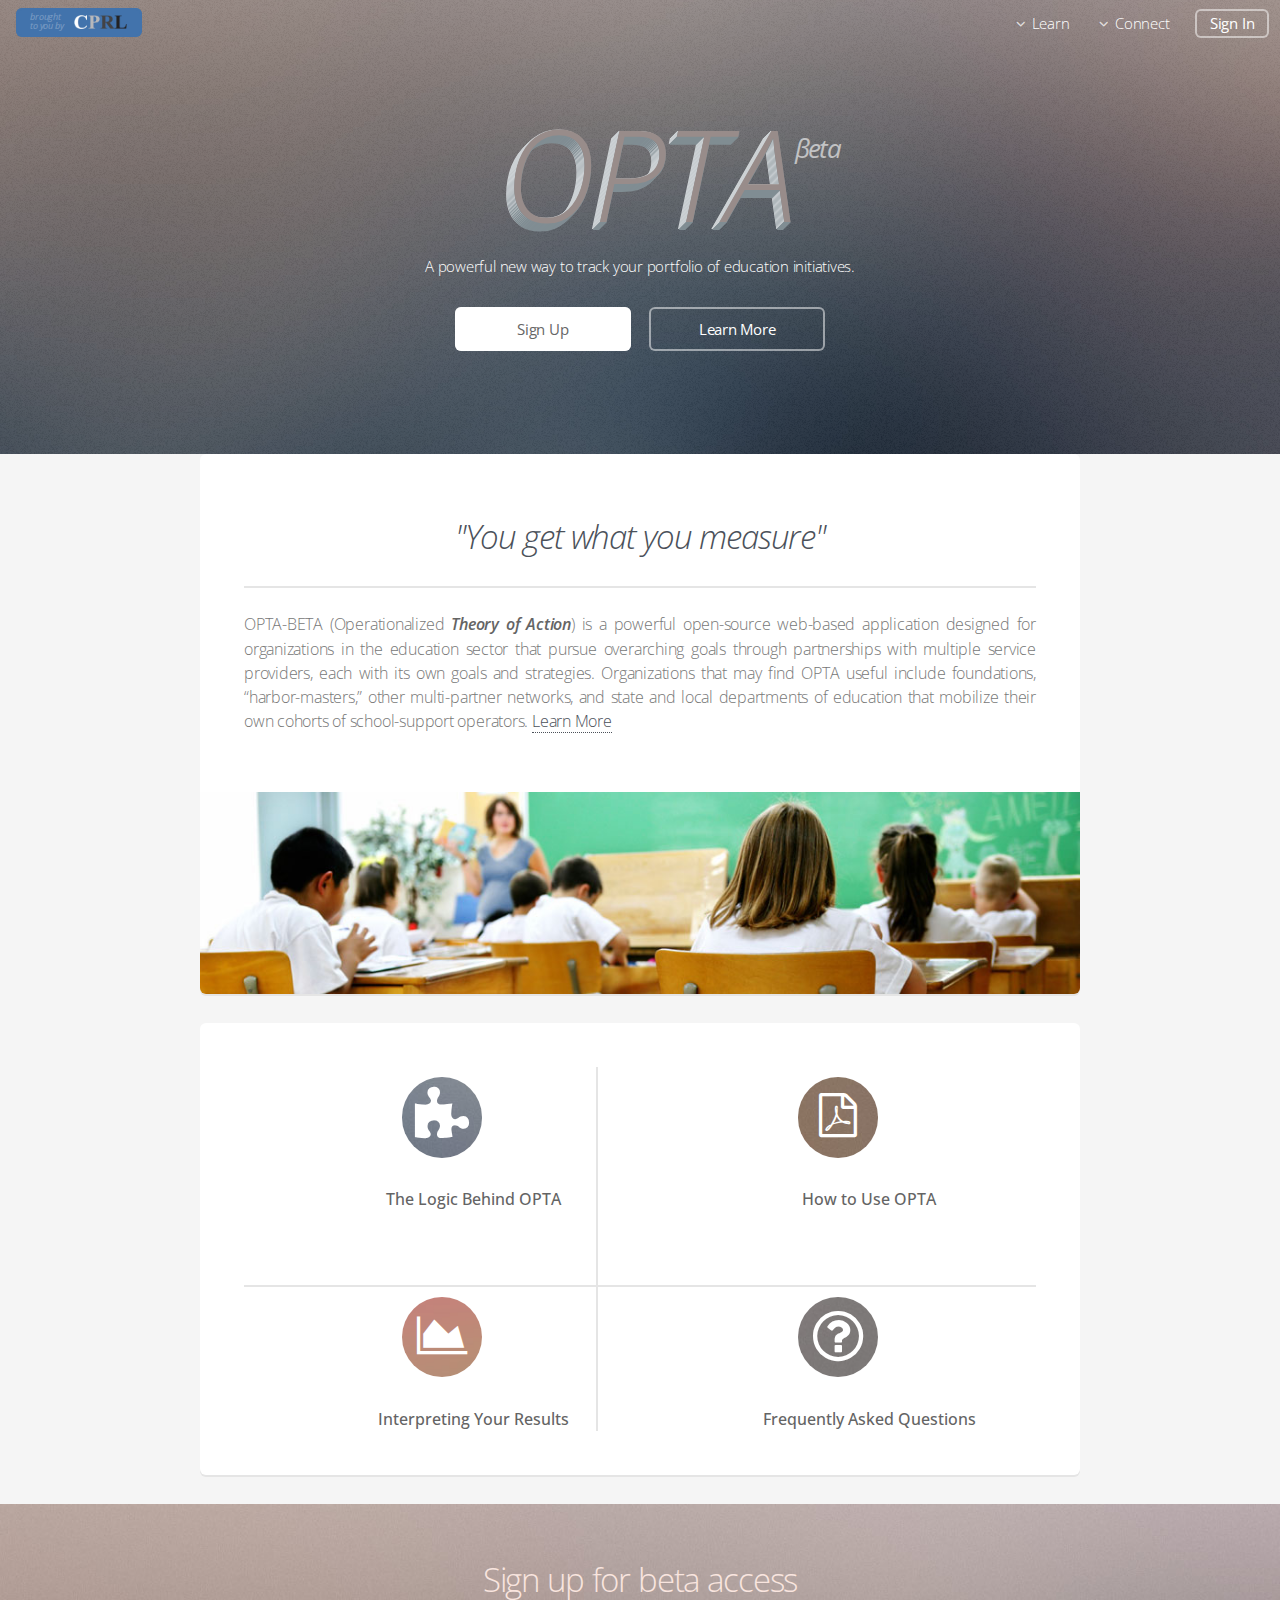
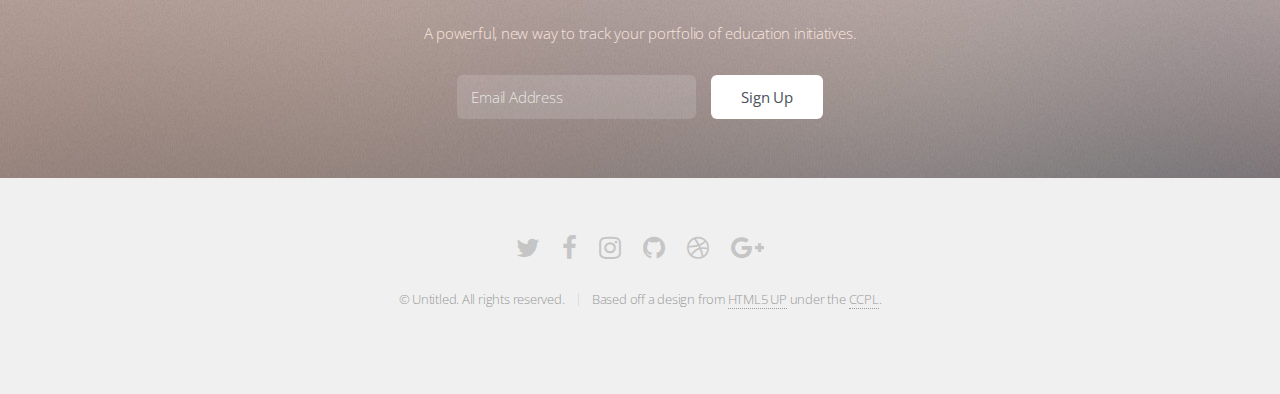
<file: index.html>
<!DOCTYPE HTML>
<!--
	Alpha by HTML5 UP
	html5up.net | @n33co
	Free for personal and commercial use under the CCA 3.0 license (html5up.net/license)
-->
<html>
	<head>
		<title>OPTA</title>
		<meta charset="utf-8" />
		<meta name="viewport" content="width=device-width, initial-scale=1" />
		<!--[if lte IE 8]><script src="assets/js/ie/html5shiv.js"></script><![endif]-->
		<link rel="stylesheet" href="assets/css/main.css" />
		<!--[if lte IE 8]><link rel="stylesheet" href="assets/css/ie8.css" /><![endif]-->
	</head>
	<body class="landing">
		<div id="page-wrapper">

			<!-- Header -->
				<header id="header" class="alt">
					<h1><a href="index.html"><span class="logoOPTA">OPTA</span><sup class="beta">&beta;eta</sup></a> <span class="credit"> <a href="http://web.law.columbia.edu/public-research-leadership" target="_blank" class="navLink logo_CPRL"><div>brought to you by</div><img src="images/logo_CPRL.png" height="14" alt="CPRL" /></a></span></h1>
					<nav id="nav">
						<ul>
                                                             <li class="homebtn"><a href="index.html">Home</a></li>
							<li>
								<a href="#" class="icon fa-angle-down">Learn</a>
								<ul>
									<li><a href="about.html">About Theory of Action</a></li>
									<li><a href="logic.html">Logic Behind OPTA</a></li>
                                    <li><a href="howto.html">How to Use OPTA</a></li>                            			<ul>
											<li><a href="manual.html">OPTA Manual</a></li>
										</ul>
                                    <li><a href="interpreting.html">Interpreting Your Results</a></li>
									<li><a href="faqs.html">Frequently Asked Questions</a>
									</li>
								</ul>
                                <li>
								<a href="#" class="icon fa-angle-down">Connect</a>
								<ul>
									<li><a href="survey.html">Survey</a></li>
									<li><a href="contact.html">Contact</a></li>
								</ul>
							</li>
							</li>
							<li><a href="http://opta-tool.heroku.com" class="button">Sign In</a></li>
						</ul>
					</nav>
				</header>

			<!-- Banner -->
				<section id="banner">
					<h2><span class="logoOPTA">OPTA</span><sup class="beta">&beta;eta</sup> <!--<i class="fa fa-braille fa-university fa-line-chart" aria-hidden="true"></i>--></h2>
					<p>A powerful new way to track your portfolio of education initiatives. </p>
					<ul class="actions">
						<li><a href="http://opta-tool.heroku.com" class="button special">Sign Up</a></li>
						<li><a href="logic.html" class="button">Learn More</a></li>
					</ul>
				</section>

			<!-- Main -->
				<section id="main" class="container">

					<section class="box special">
						<header class="major">
							<h2><em>"You get what you measure"</em></h2>
							<p>OPTA-BETA (Operationalized <strong><em>Theory of Action</em></strong>) is a powerful open-source web-based application designed for organizations in the education sector that pursue overarching goals through partnerships with multiple service providers, each with its own goals and strategies. Organizations that may find OPTA useful include foundations, “harbor-masters,” other multi-partner networks, and state and local departments of education that mobilize their own cohorts of school-support operators. <a href="about.html" class="link">Learn More</a></p>
						</header>
						<span class="image featured"><img src="images/alexas_banner_cropped.jpg" alt="" /></span>
					</section>

					<section class="box special features">
						<div class="features-row">
							<section>
<a href="logic.html"><span class="icon major accent5">
  <i class="fa fa-puzzle-piece fa-4x fa-inverse"></i>
</span></a>
								<h4><a href="logic.html">The Logic Behind OPTA</a></h4>
								<!--<p></p>-->
							</section>
							<section>
<a href="howto.html"><span class="icon major accent2">
  <i class="fa fa-file-pdf-o  fa-3x fa-inverse"></i>
</span></a>
								
								<h4><a href="howto.html">How to Use OPTA</a></h4>
								<!--<p></p>-->
							</section>

						</div>
						<div class="features-row">
							<section>
<a href="interpreting.html"><span class="icon major accent3">
  <i class="fa fa-area-chart fa-3x fa-inverse"></i>
</span></a>
								<h4><a href="interpreting.html">Interpreting Your Results</a></h4>
								<!--<p></p>-->
							</section>
							<section>
<a href="faqs.html"><span class="icon major accent4">
  <i class="fa fa-question-circle-o  fa-4x fa-inverse"></i>
</span></a>
								<h4><a href="faqs.html">Frequently Asked Questions</a></h4>
								<!--<p></p>-->
							</section>

						</div>
					</section>

					<!-- <div class="row">
						<div class="6u 12u(narrower)">

							<section class="box special">
								<span class="image featured"><img src="images/pic02.jpg" alt="" /></span>
								<h3>Sed lorem adipiscing</h3>
								<p>Integer volutpat ante et accumsan commophasellus sed aliquam feugiat lorem aliquet ut enim rutrum phasellus iaculis accumsan dolore magna aliquam veroeros.</p>
								<ul class="actions">
									<li><a href="#" class="button alt">Learn More</a></li>
								</ul>
							</section>

						</div>
						<div class="6u 12u(narrower)">

							<section class="box special">
								<span class="image featured"><img src="images/pic03.jpg" alt="" /></span>
								<h3>Accumsan integer</h3>
								<p>Integer volutpat ante et accumsan commophasellus sed aliquam feugiat lorem aliquet ut enim rutrum phasellus iaculis accumsan dolore magna aliquam veroeros.</p>
								<ul class="actions">
									<li><a href="#" class="button alt">Learn More</a></li>
								</ul>
							</section>

						</div>
					</div>-->

				</section>

			<!-- CTA -->
				<section id="cta">

					<h2>Sign up for beta access</h2>
					<p>A powerful, new way to track your portfolio of education initiatives.</p>

					<form>
						<div class="row uniform 50%">
							<div class="8u 12u(mobilep)">
								<input type="email" name="email" id="email" placeholder="Email Address" />
							</div>
							<div class="4u 12u(mobilep)">
								<input type="submit" value="Sign Up" class="fit" />
							</div>
						</div>
					</form>

				</section>

			<!-- Footer -->
				<footer id="footer">
					<ul class="icons">
						<li><a href="#" class="icon fa-twitter"><span class="label">Twitter</span></a></li>
						<li><a href="#" class="icon fa-facebook"><span class="label">Facebook</span></a></li>
						<li><a href="#" class="icon fa-instagram"><span class="label">Instagram</span></a></li>
						<li><a href="#" class="icon fa-github"><span class="label">Github</span></a></li>
						<li><a href="#" class="icon fa-dribbble"><span class="label">Dribbble</span></a></li>
						<li><a href="#" class="icon fa-google-plus"><span class="label">Google+</span></a></li>
					</ul>
					<ul class="copyright">
						<li>&copy; Untitled. All rights reserved.</li><li>Based off a design from <a href="http://html5up.net">HTML5 UP</a> under the <a href="http://creativecommons.org/licenses/by/3.0/">CCPL</a>.</li>
					</ul>
				</footer>

		</div>

		<!-- Scripts -->
			<script src="assets/js/jquery.min.js"></script>
			<script src="assets/js/jquery.dropotron.min.js"></script>
			<script src="assets/js/jquery.scrollgress.min.js"></script>
			<script src="assets/js/skel.min.js"></script>
			<script src="assets/js/util.js"></script>
			<!--[if lte IE 8]><script src="assets/js/ie/respond.min.js"></script><![endif]-->
			<script src="assets/js/main.js"></script>

	</body>
</html>


<!-- OPTA-BETA (Operationalized <strong><em>Theory of Action</em></strong>) is a powerful, open-source web-based application designed for organizations in the education sector that pursue overarching goals through partnerships with multiple service providers, each with its own goals and strategies. OPTA will provide such “intermediary organizations” and their partners with a structured framework for articulating individual and collective goals and associated strategies, identifying aligned indicators of success, and using the results to paint a richly diagnostic picture of the efficacy of the organization and each partner at short intervals. Organizations that may find OPTA useful include foundations, “harbor-masters,” other multi-partner networks, and state and local departments of education that mobilize their own cohorts of school-support operators.-->
</file>
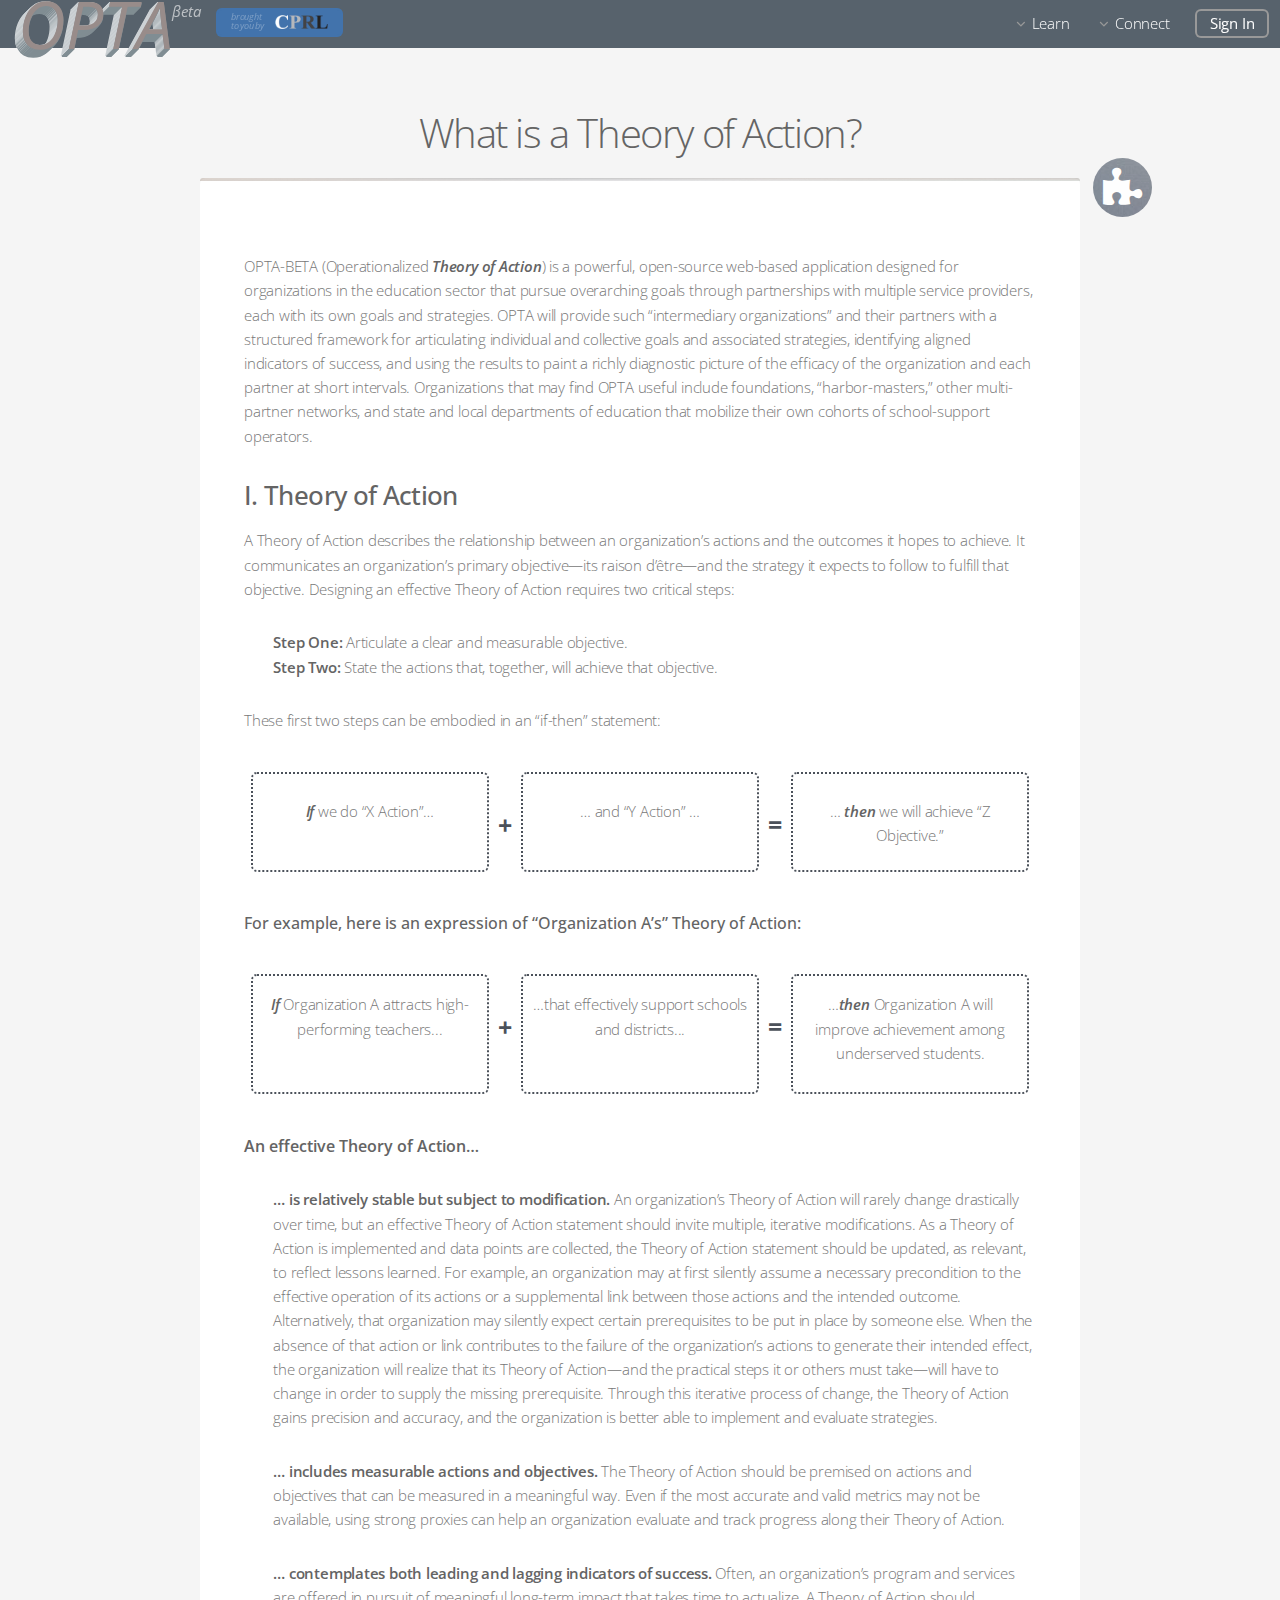
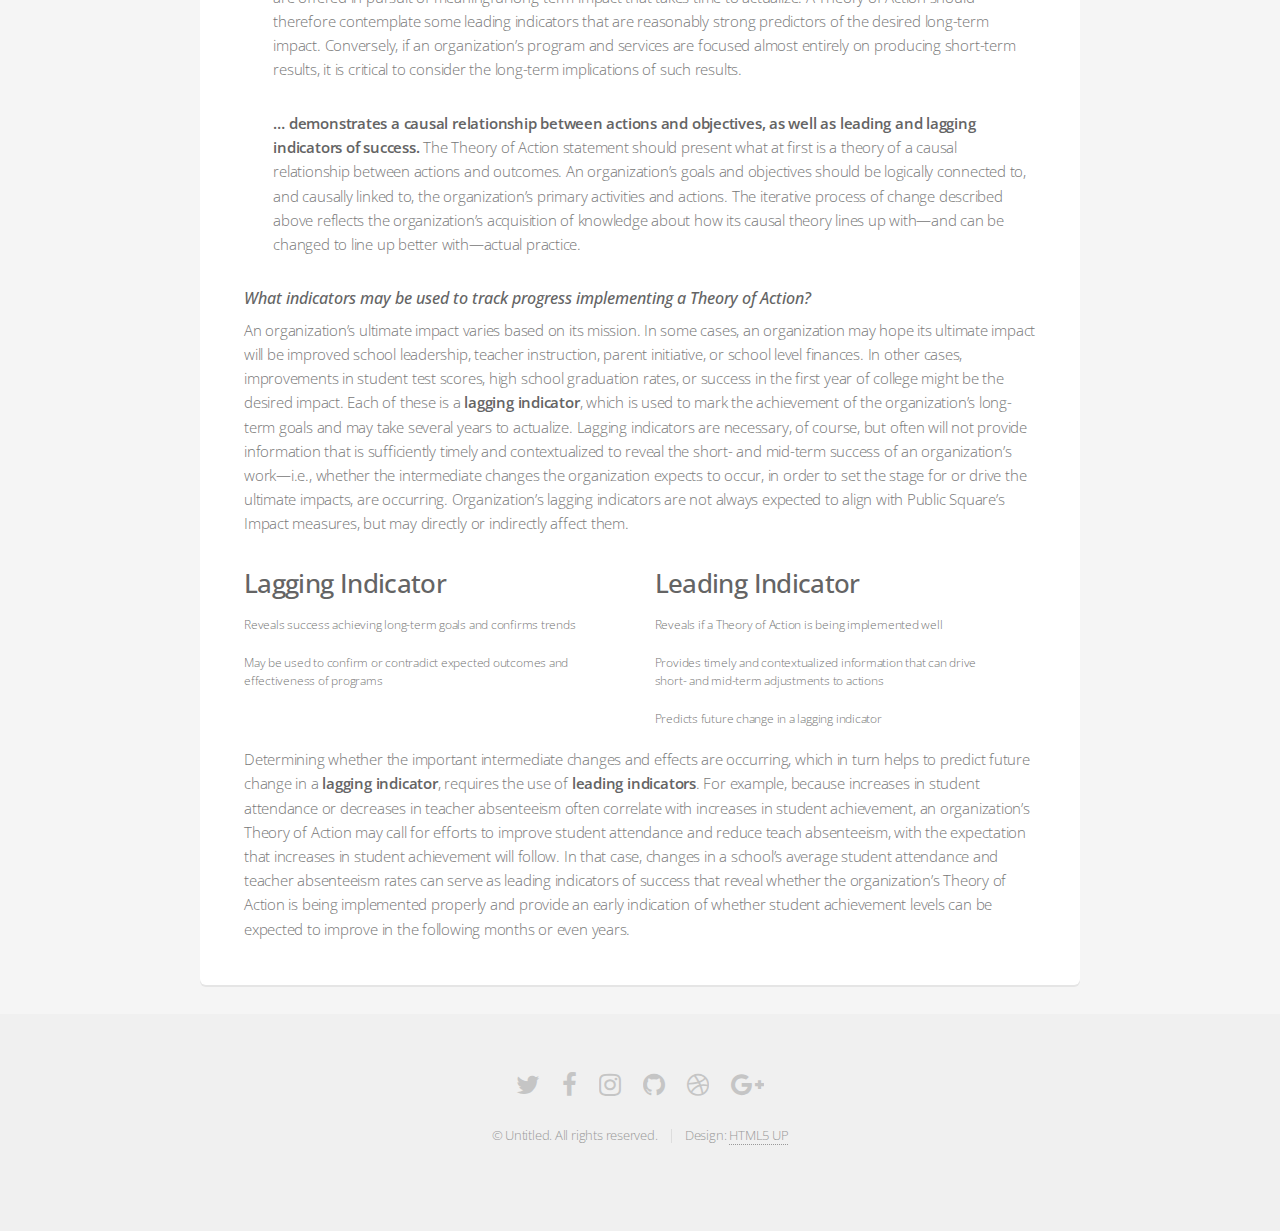
<file: about.html>
<!DOCTYPE HTML>
<!--
	Alpha by HTML5 UP
	html5up.net | @n33co
	Free for personal and commercial use under the CCA 3.0 license (html5up.net/license)
-->
<html>
	<head>
		<title>OPTA(BETA) - What is a Theory of Action?</title>
		<meta charset="utf-8" />
		<meta name="viewport" content="width=device-width, initial-scale=1" />
		<!--[if lte IE 8]><script src="assets/js/ie/html5shiv.js"></script><![endif]-->
		<link rel="stylesheet" href="assets/css/main.css" />
		<!--[if lte IE 8]><link rel="stylesheet" href="assets/css/ie8.css" /><![endif]-->
	</head>
	<body>
		<div id="page-wrapper">

			<!-- Header -->
				<header id="header">
					<h1><a href="index.html"><span class="logoOPTA">OPTA</span><sup class="beta">&beta;eta</sup></a> <span class="credit"> <a href="http://web.law.columbia.edu/public-research-leadership" target="_blank" class="navLink logo_CPRL"><div>brought to you by</div><img src="images/logo_CPRL.png" height="14" alt="CPRL" /></a></span></h1>
					<nav id="nav">
						<ul>
                                                             <li class="homebtn"><a href="index.html">Home</a></li>
							<li>
								<a href="#" class="icon fa-angle-down">Learn</a>
								<ul>
									<li><a href="about.html">About Theory of Action</a></li>
									<li><a href="logic.html">Logic Behind OPTA</a></li>
                                    <li><a href="howto.html">How to Use OPTA</a></li>                            			<ul>
											<li><a href="manual.html">OPTA Manual</a></li>
										</ul>
                                    <li><a href="interpreting.html">Interpreting Your Results</a></li>
									<li><a href="faqs.html">Frequently Asked Questions</a>
									</li>
								</ul>
                                <li>
								<a href="#" class="icon fa-angle-down">Connect</a>
								<ul>
									<li><a href="survey.html">Survey</a></li>
									<li><a href="contact.html">Contact</a></li>
								</ul>
							</li>
							</li>
							<li><a href="http://opta-tool.heroku.com" class="button">Sign In</a></li>
						</ul>
					</nav>
				</header>

			<!-- Main -->
				<section id="main" class="container">
					<header>
						<h2>What is a Theory of Action?</h2><span class="icon major accent5">
  <i class="fa fa-puzzle-piece fa-4x fa-inverse"></i>
</span>
						
					</header>
					<div class="box">
						<span class="image featured"><img src="images/pic01.jpg" alt="" /></span>
                        
                        
<p>OPTA-BETA (Operationalized <strong><em>Theory of Action</em></strong>) is a powerful, open-source web-based application designed for organizations in the education sector that pursue overarching goals through partnerships with multiple service providers, each with its own goals and strategies. OPTA will provide such “intermediary organizations” and their partners with a structured framework for articulating individual and collective goals and associated strategies, identifying aligned indicators of success, and using the results to paint a richly diagnostic picture of the efficacy of the organization and each partner at short intervals. Organizations that may find OPTA useful include foundations, “harbor-masters,” other multi-partner networks, and state and local departments of education that mobilize their own cohorts of school-support operators.</p>
                        
                        
<h3>I.  Theory of Action</h3>
					

<p>A Theory of Action describes the relationship between an organization’s actions and the outcomes it hopes to achieve. It communicates an organization’s primary objective—its raison d’être—and the strategy it expects to follow to fulfill that objective. Designing an effective Theory of Action requires two critical steps:</p> 

  <p class="setOff"><strong>Step One:</strong> Articulate a clear and measurable objective.<br><strong>Step Two:</strong> State the actions that, together, will achieve that objective.</p> 

<p>These first two steps can be embodied in an “if-then” statement:</p> 

<div class="diagram_toa toaformula"><div class="stepBox"><em><strong>If</strong></em> we do “X Action”…</div>
<div class="stepBtw">+</div>
<div class="stepBox">… and “Y Action” …</div>
<div class="stepBtw">=</div>
<div class="stepBox">… <em><strong>then</strong></em> we will achieve “Z Objective.”</div></div>

<p><h4>For example, here is an expression of “Organization A’s” Theory of Action:</h4></p>

<div class="diagram_toa"><div class="stepBox"><em><strong>If</strong></em> Organization A attracts high-performing teachers...</div> 
<div class="stepBtw">+</div>
<div class="stepBox">…that effectively support schools and districts...</div> 
<div class="stepBtw">=</div>
<div class="stepBox">…<strong><em>then</em></strong> Organization A will improve achievement among underserved students.</div></div>

<p><h4><strong>An effective Theory of Action…</strong></h4></p>

<p class="setOff"><strong>… is relatively stable but subject to modification.</strong> An organization’s Theory of Action will rarely change drastically over time, but an effective Theory of Action statement should invite multiple, iterative modifications. As a Theory of Action is implemented and data points are collected, the Theory of Action statement should be updated, as relevant, to reflect lessons learned. For example, an organization may at first silently assume a necessary precondition to the effective operation of its actions or a supplemental link between those actions and the intended outcome. Alternatively, that organization may silently expect certain prerequisites to be put in place by someone else. When the absence of that action or link contributes to the failure of the organization’s actions to generate their intended effect, the organization will realize that its Theory of Action—and the practical steps it or others must take—will have to change in order to supply the missing prerequisite. Through this iterative process of change, the Theory of Action gains precision and accuracy, and the organization is better able to implement and evaluate strategies.</p>

<p class="setOff"><strong>… includes measurable actions and objectives.</strong> The Theory of Action should be premised on actions and objectives that can be measured in a meaningful way. Even if the most accurate and valid metrics may not be available, using strong proxies can help an organization evaluate and track progress along their Theory of Action.</p>

<p class="setOff"><strong>… contemplates both leading and lagging indicators of success.</strong> Often, an organization’s program and services are offered in pursuit of meaningful long-term impact that takes time to actualize. A Theory of Action should therefore contemplate some leading indicators that are reasonably strong predictors of the desired long-term impact. Conversely, if an organization’s program and services are focused almost entirely on producing short-term results, it is critical to consider the long-term implications of such results.</p>

<p class="setOff"><strong>… demonstrates a causal relationship between actions and objectives, as well as leading and lagging indicators of success.</strong> The Theory of Action statement should present what at first is a theory of a causal relationship between actions and outcomes. An organization’s goals and objectives should be logically connected to, and causally linked to, the organization’s primary activities and actions. The iterative process of change described above reflects the organization’s acquisition of knowledge about how its causal theory lines up with—and can be changed to line up better with—actual practice.</p>

<h4><em>What indicators may be used to track progress implementing a Theory of Action?</em></h4> 

<p>An organization’s ultimate impact varies based on its mission. In some cases, an organization may hope its ultimate impact will be improved school leadership, teacher instruction, parent initiative, or school level finances. In other cases, improvements in student test scores, high school graduation rates, or success in the first year of college might be the desired impact. Each of these is a <strong>lagging indicator</strong>, which is used to mark the achievement of the organization’s long-term goals and may take several years to actualize. Lagging indicators are necessary, of course, but often will not provide information that is sufficiently timely and contextualized to reveal the short- and mid-term success of an organization’s work—i.e., whether the intermediate changes the organization expects to occur, in order to set the stage for or drive the ultimate impacts, are occurring. Organization’s lagging indicators are not always expected to align with Public Square’s Impact measures, but may directly or indirectly affect them.</p>

<div class="row">
  <div class="6u 12u(mobilep)">
    <h3>Lagging Indicator</h3>
    <p class="setOff2">Reveals success achieving long-term goals and confirms trends</p> 

<p class="setOff2">May be used to confirm or contradict expected outcomes and effectiveness of programs </p>
  </div>
  <div class="6u 12u(mobilep)">
    <h3>Leading Indicator</h3>
    <p class="setOff2">Reveals if a Theory of Action is being implemented well</p>

<p class="setOff2">Provides timely and contextualized information that can drive short- and mid-term adjustments to actions</p>

<p class="setOff2">Predicts future change in a lagging indicator</p>
  </div>
</div>

<p>Determining whether the important intermediate changes and effects are occurring, which in turn helps to predict future change in a <strong>lagging indicator</strong>, requires the use of <strong>leading indicators</strong>. For example, because increases in student attendance or decreases in teacher absenteeism often correlate with increases in student achievement, an organization’s Theory of Action may call for efforts to improve student attendance and reduce teach absenteeism, with the expectation that increases in student achievement will follow. In that case, changes in a school’s average student attendance and teacher absenteeism rates can serve as leading indicators of success that reveal whether the organization’s Theory of Action is being implemented properly and provide an early indication of whether student achievement levels can be expected to improve in the following months or even years.</p>
					</div>
				</section>

			<!-- Footer -->
				<footer id="footer">
					<ul class="icons">
						<li><a href="#" class="icon fa-twitter"><span class="label">Twitter</span></a></li>
						<li><a href="#" class="icon fa-facebook"><span class="label">Facebook</span></a></li>
						<li><a href="#" class="icon fa-instagram"><span class="label">Instagram</span></a></li>
						<li><a href="#" class="icon fa-github"><span class="label">Github</span></a></li>
						<li><a href="#" class="icon fa-dribbble"><span class="label">Dribbble</span></a></li>
						<li><a href="#" class="icon fa-google-plus"><span class="label">Google+</span></a></li>
					</ul>
					<ul class="copyright">
						<li>&copy; Untitled. All rights reserved.</li><li>Design: <a href="http://html5up.net">HTML5 UP</a></li>
					</ul>
				</footer>

		</div>

		<!-- Scripts -->
			<script src="assets/js/jquery.min.js"></script>
			<script src="assets/js/jquery.dropotron.min.js"></script>
			<script src="assets/js/jquery.scrollgress.min.js"></script>
			<script src="assets/js/skel.min.js"></script>
			<script src="assets/js/util.js"></script>
			<!--[if lte IE 8]><script src="assets/js/ie/respond.min.js"></script><![endif]-->
			<script src="assets/js/main.js"></script>

	</body>
</html>
</file>
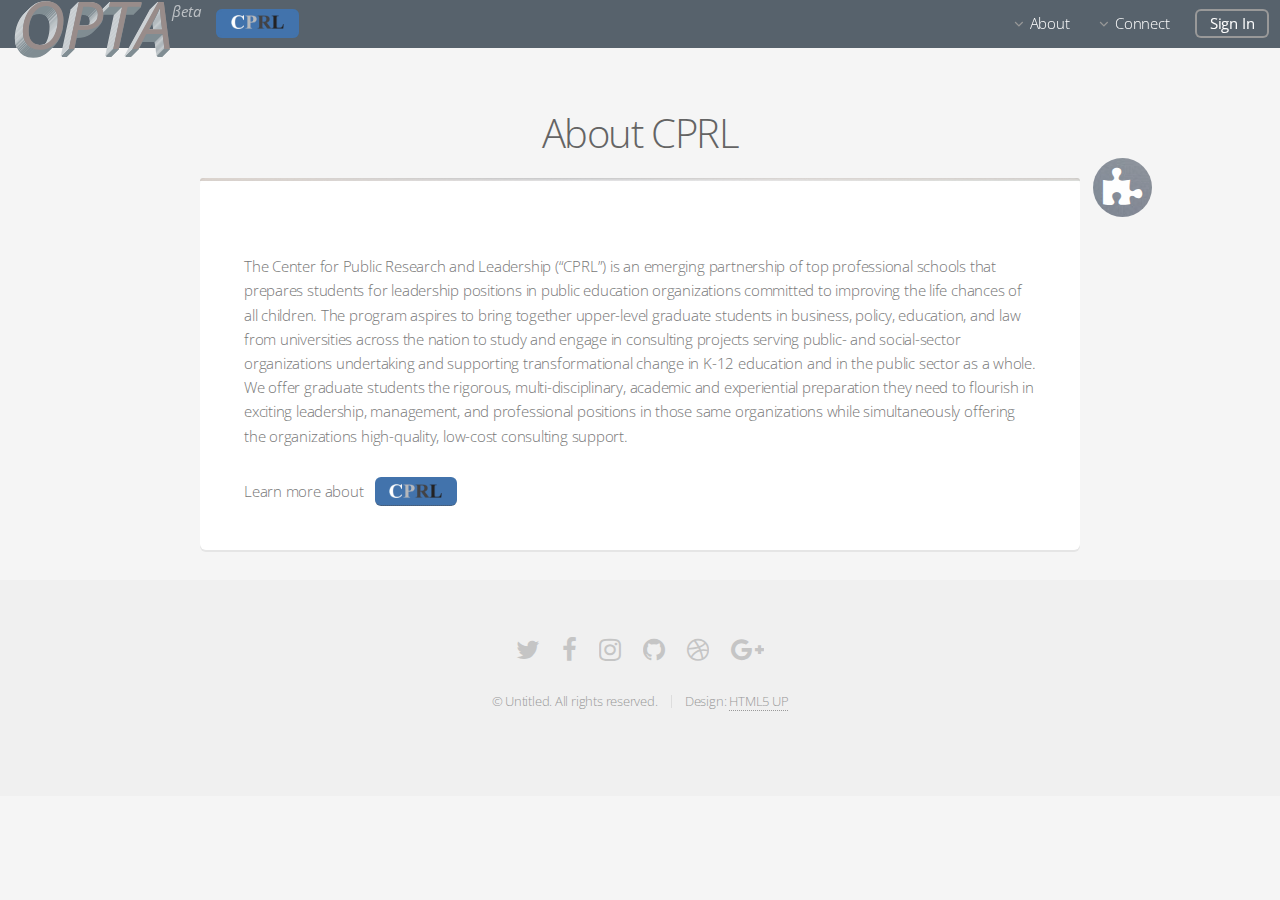
<file: aboutCPRL.html>
<!DOCTYPE HTML>
<!--
	Alpha by HTML5 UP
	html5up.net | @n33co
	Free for personal and commercial use under the CCA 3.0 license (html5up.net/license)
-->
<html>
	<head>
		<title>OPTA(BETA) - About CPRL</title>
		<meta charset="utf-8" />
		<meta name="viewport" content="width=device-width, initial-scale=1" />
		<!--[if lte IE 8]><script src="assets/js/ie/html5shiv.js"></script><![endif]-->
		<link rel="stylesheet" href="assets/css/main.css" />
		<!--[if lte IE 8]><link rel="stylesheet" href="assets/css/ie8.css" /><![endif]-->
	</head>
	<body>
		<div id="page-wrapper">

			<!-- Header -->
				<header id="header">
					<h1><a href="index.html"><span class="logoOPTA">OPTA</span><sup class="beta">&beta;eta</sup></a> <span class="credit"> <a href="http://web.law.columbia.edu/public-research-leadership" target="_blank" class="navLink logo_CPRL"><img src="images/logo_CPRL.png" height="14" alt="CPRL" /></a></span></h1>
					<nav id="nav">
						<ul>
                                                             <li class="homebtn"><a href="index.html">Home</a></li>
							<li>
								<a href="#" class="icon fa-angle-down">About</a>
								<ul>
									<li><a href="aboutOPTA.html">About OPTA</a></li>
									<li><a href="aboutCPRL.html">About CPRL</a></li>
										
									<li><a href="faqs.html">FAQs</a>
									</li>
								</ul>
                                <li>
								<a href="#" class="icon fa-angle-down">Connect</a>
								<ul>
									<li><a href="survey.html">Survey</a></li>
									<li><a href="contact.html">Contact</a></li>
								</ul>
							</li>
							</li>
							<li><a href="http://opta-tool.heroku.com" class="button">Sign In</a></li>
						</ul>
					</nav>
				</header>

			<!-- Main -->
				<section id="main" class="container">
					<header>
						<h2>About CPRL</h2><span class="icon major accent5">
  <i class="fa fa-puzzle-piece fa-4x fa-inverse"></i>
</span>
						
					</header>
					<div class="box">
						<span class="image featured"><img src="images/pic01.jpg" alt="" /></span>
                        
                        
<p>The Center for Public Research and Leadership (“CPRL”) is an emerging partnership of top professional schools that prepares students for leadership positions in public education organizations committed to improving the life chances of all children. The program aspires to bring together upper-level graduate students in business, policy, education, and law from universities across the nation to study and engage in consulting projects serving public- and social-sector organizations undertaking and supporting transformational change in K-12 education and in the public sector as a whole. We offer graduate students the rigorous, multi-disciplinary, academic and experiential preparation they need to flourish in exciting leadership, management, and professional positions in those same organizations while simultaneously offering the organizations high-quality, low-cost consulting support.</p>
                        
<p>Learn more about <span class=""> <a href="http://web.law.columbia.edu/public-research-leadership" target="_blank" class="navLink logo_CPRL about_CPRL"><img src="images/logo_CPRL.png" height="14" alt="CPRL" /></a></span></p>
                        
                        
					</div>
				</section>

			<!-- Footer -->
				<footer id="footer">
					<ul class="icons">
						<li><a href="#" class="icon fa-twitter"><span class="label">Twitter</span></a></li>
						<li><a href="#" class="icon fa-facebook"><span class="label">Facebook</span></a></li>
						<li><a href="#" class="icon fa-instagram"><span class="label">Instagram</span></a></li>
						<li><a href="#" class="icon fa-github"><span class="label">Github</span></a></li>
						<li><a href="#" class="icon fa-dribbble"><span class="label">Dribbble</span></a></li>
						<li><a href="#" class="icon fa-google-plus"><span class="label">Google+</span></a></li>
					</ul>
					<ul class="copyright">
						<li>&copy; Untitled. All rights reserved.</li><li>Design: <a href="http://html5up.net">HTML5 UP</a></li>
					</ul>
				</footer>

		</div>

		<!-- Scripts -->
			<script src="assets/js/jquery.min.js"></script>
			<script src="assets/js/jquery.dropotron.min.js"></script>
			<script src="assets/js/jquery.scrollgress.min.js"></script>
			<script src="assets/js/skel.min.js"></script>
			<script src="assets/js/util.js"></script>
			<!--[if lte IE 8]><script src="assets/js/ie/respond.min.js"></script><![endif]-->
			<script src="assets/js/main.js"></script>

	</body>
</html>
</file>
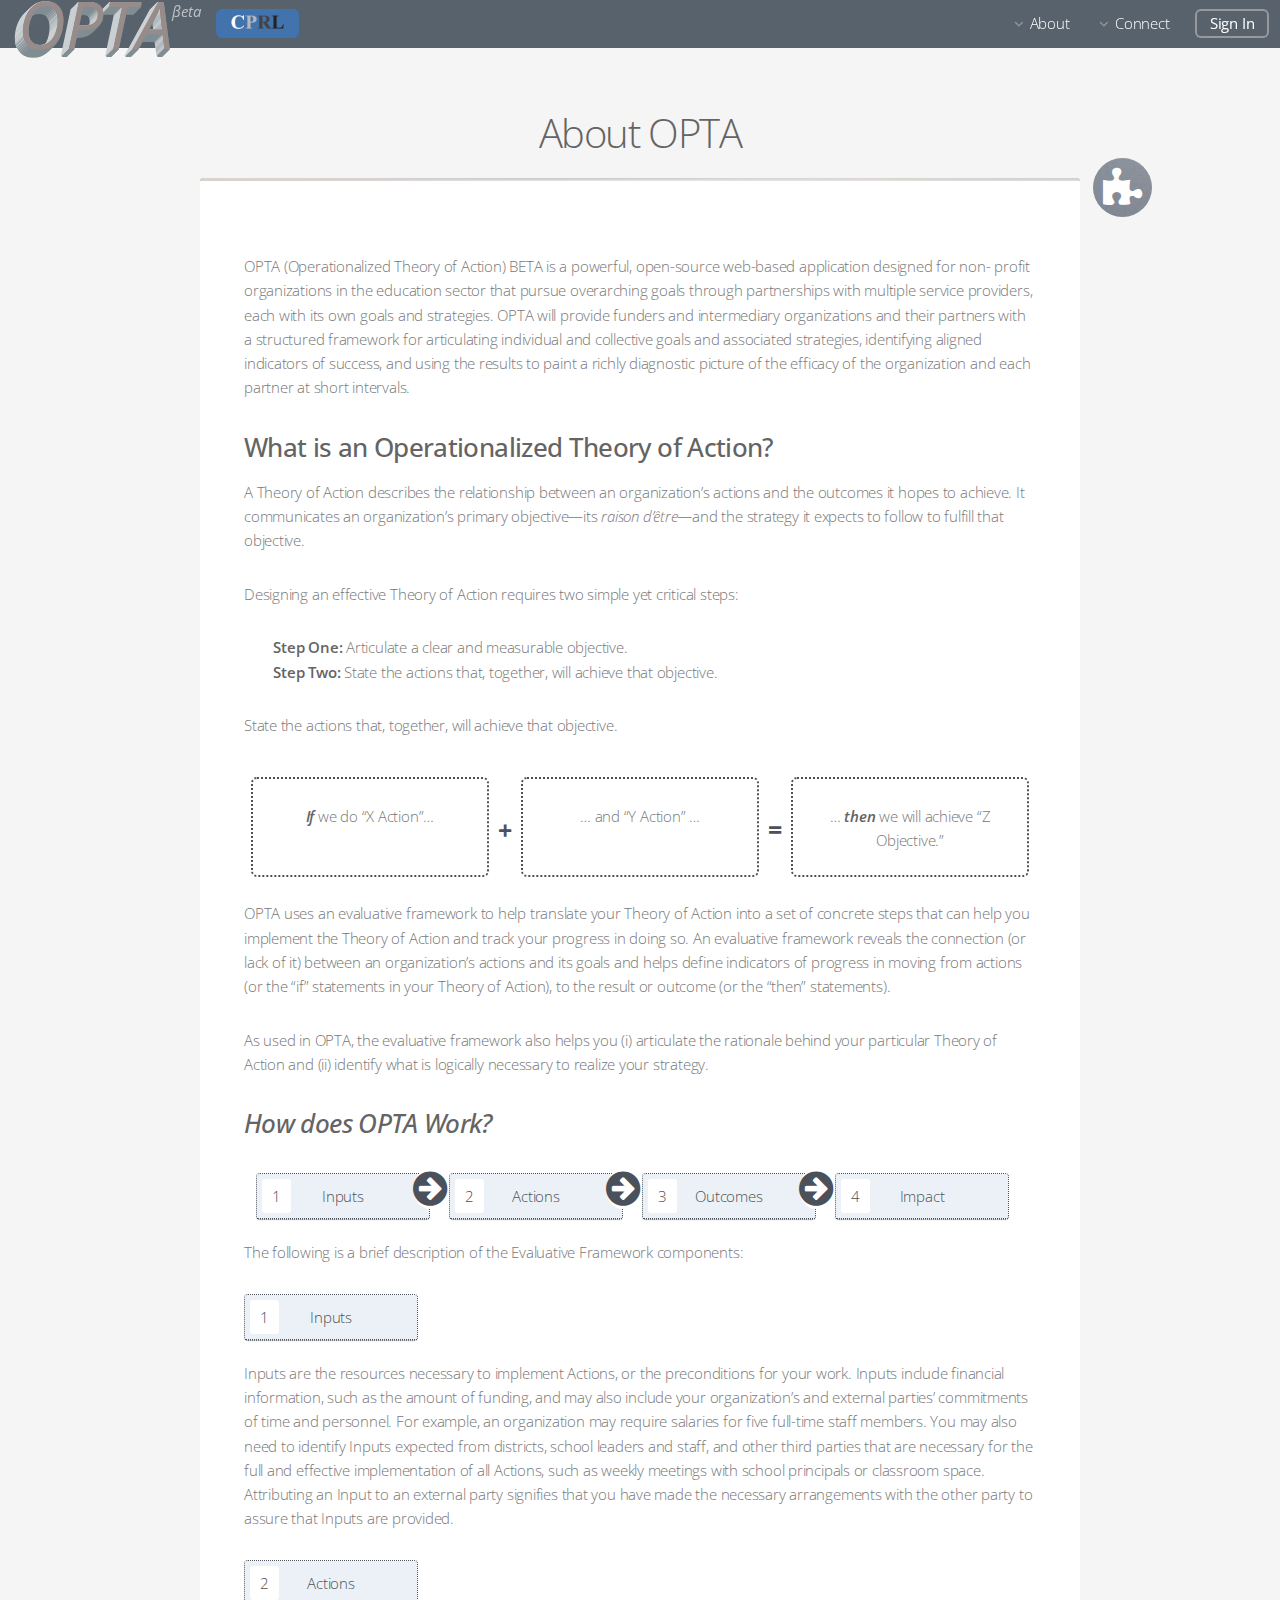
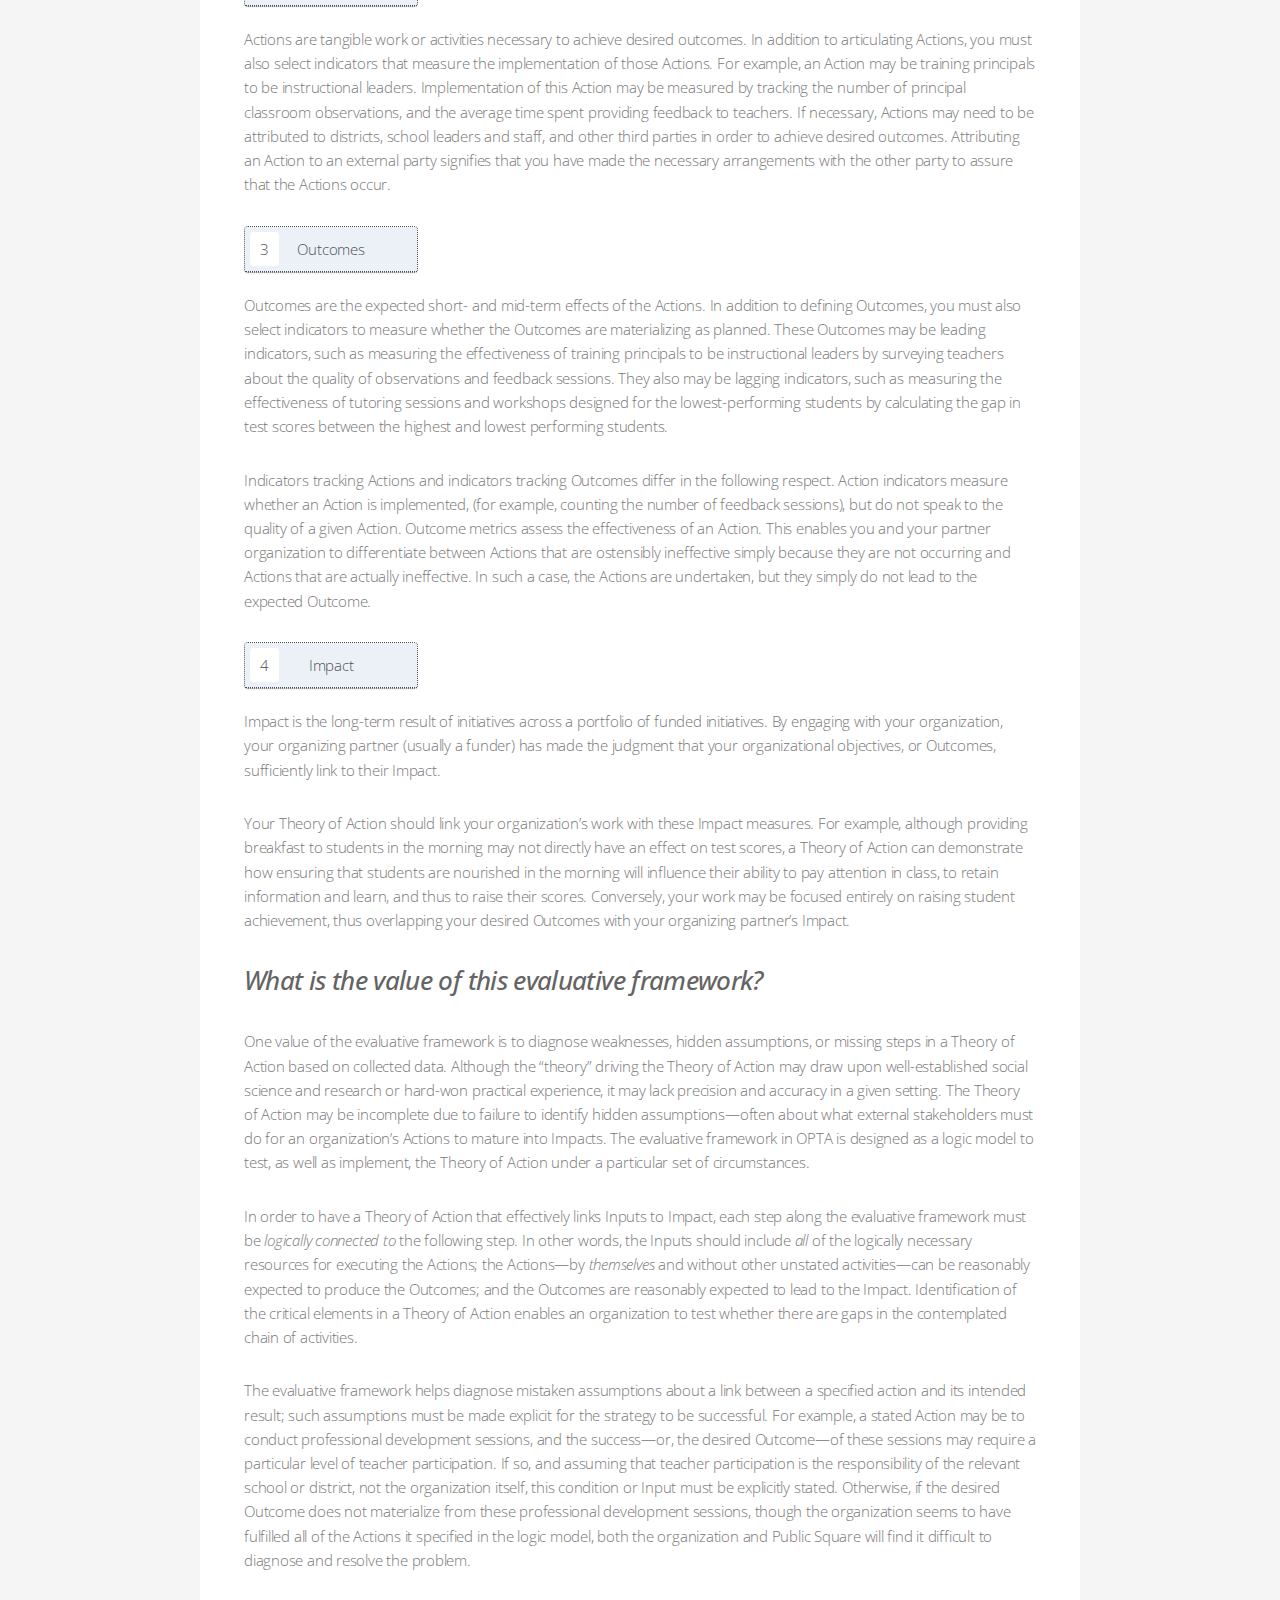
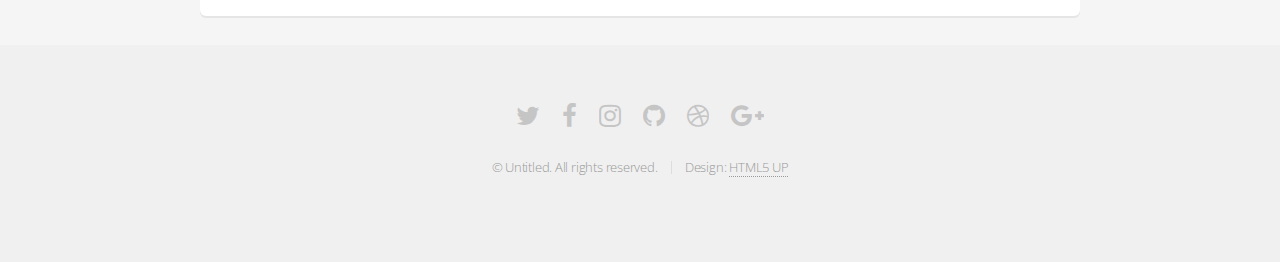
<file: aboutOPTA.html>
<!DOCTYPE HTML>
<!--
	Alpha by HTML5 UP
	html5up.net | @n33co
	Free for personal and commercial use under the CCA 3.0 license (html5up.net/license)
-->
<html>
	<head>
		<title>OPTA(BETA) - About OPTA</title>
		<meta charset="utf-8" />
		<meta name="viewport" content="width=device-width, initial-scale=1" />
		<!--[if lte IE 8]><script src="assets/js/ie/html5shiv.js"></script><![endif]-->
		<link rel="stylesheet" href="assets/css/main.css" />
		<!--[if lte IE 8]><link rel="stylesheet" href="assets/css/ie8.css" /><![endif]-->
	</head>
	<body>
		<div id="page-wrapper">

			<!-- Header -->
				<header id="header">
					<h1><a href="index.html"><span class="logoOPTA">OPTA</span><sup class="beta">&beta;eta</sup></a> <span class="credit"> <a href="http://web.law.columbia.edu/public-research-leadership" target="_blank" class="navLink logo_CPRL"><img src="images/logo_CPRL.png" height="14" alt="CPRL" /></a></span></h1>
					<nav id="nav">
						<ul>
                                                             <li class="homebtn"><a href="index.html">Home</a></li>
							<li>
								<a href="#" class="icon fa-angle-down">About</a>
								<ul>
									<li><a href="aboutOPTA.html">About OPTA</a></li>
									<li><a href="aboutCPRL.html">About CPRL</a></li>
										
									<li><a href="faqs.html">FAQs</a>
									</li>
								</ul>
                                <li>
								<a href="#" class="icon fa-angle-down">Connect</a>
								<ul>
									<li><a href="survey.html">Survey</a></li>
									<li><a href="contact.html">Contact</a></li>
								</ul>
							</li>
							</li>
							<li><a href="http://opta-tool.heroku.com" class="button">Sign In</a></li>
						</ul>
					</nav>
				</header>

			<!-- Main -->
				<section id="main" class="container">
					<header>
						<h2>About OPTA</h2><span class="icon major accent5">
  <i class="fa fa-puzzle-piece fa-4x fa-inverse"></i>
</span>
						
					</header>
					<div class="box">
						<span class="image featured"><img src="images/pic01.jpg" alt="" /></span>
                        
                        
<p>OPTA (Operationalized Theory of Action) BETA is a powerful, open-source web-based application designed for non-

profit organizations in the education sector that pursue overarching goals through partnerships with multiple service

providers, each with its own goals and strategies. OPTA will provide funders and intermediary organizations and their

partners with a structured framework for articulating individual and collective goals and associated strategies, identifying

aligned indicators of success, and using the results to paint a richly diagnostic picture of the efficacy of the organization

and each partner at short intervals.</p>
                        
                        
<h3>What is an Operationalized Theory of Action?</h3>
					

<p>A Theory of Action describes the relationship between an organization’s actions and the outcomes it hopes to achieve. It

communicates an organization’s primary objective—its <em>raison d’être</em>—and the strategy it expects to follow to fulfill that

objective.</p> 

<p>Designing an effective Theory of Action requires two simple yet critical steps:</p> 

  <p class="setOff"><strong>Step One:</strong> Articulate a clear and measurable objective.
  <br><strong>Step Two:</strong> State the actions that, together, will achieve that objective.</p> 

<p>State the actions that, together, will achieve that objective.</p> 

<div class="diagram_toa toaformula"><div class="stepBox"><em><strong>If</strong></em> we do “X Action”…</div>
<div class="stepBtw">+</div>
<div class="stepBox">… and “Y Action” …</div>
<div class="stepBtw">=</div>
<div class="stepBox">… <em><strong>then</strong></em> we will achieve “Z Objective.”</div></div>


<p>OPTA uses an evaluative framework to help translate your Theory of Action into a set of concrete steps that can help you implement the Theory of Action and track your progress in doing so. An evaluative framework reveals the connection (or lack of it) between an organization’s actions and its goals and helps define indicators of progress in moving from actions (or the “if” statements in your Theory of Action), to the result or outcome (or the “then” statements).</p> 

<p>As used in OPTA, the evaluative framework also helps you (i) articulate the rationale behind your particular Theory of Action and (ii) identify what is logically necessary to realize your strategy. </p>



<p><h3><em>How does OPTA Work?</em></h3></p>

<div class="panels">                       
                        
    <div class="panel panel-info">
      <div class="panel-heading"><span>1</span> Inputs <i class="fa fa-arrow-circle-right" aria-hidden="true"></i></div>
    </div>
                            
    <div class="panel panel-info">
      <div class="panel-heading"><span>2</span> Actions <i class="fa fa-arrow-circle-right" aria-hidden="true"></i></div>
    </div>
               
    <div class="panel panel-info">
      <div class="panel-heading"><span>3</span> Outcomes <i class="fa fa-arrow-circle-right" aria-hidden="true"></i></div>
    </div>
               
    <div class="panel panel-info">
      <div class="panel-heading"><span>4</span> Impact </div>
    </div>
           
</div>

<p>The following is a brief description of the Evaluative Framework components:</p>

<div class="panel panel-info">
    <div class="panel-heading"><span>1</span> Inputs</div>
</div>
                      
                      <p>Inputs are the resources necessary to implement Actions, or the preconditions for your work. Inputs include financial information, such as the amount of funding, and may also include your organization’s and external parties’ commitments of time and personnel. For example, an organization may require salaries for five full-time staff members. You may also need to identify Inputs expected from districts, school leaders and staff, and other third parties that are necessary for the full and effective implementation of all Actions, such as weekly meetings with school principals or classroom space. Attributing an Input to an external party signifies that you have made the necessary arrangements with the other party to assure that Inputs are provided.</p>

    <div class="panel panel-info">
      <div class="panel-heading"><span>2</span> Actions </div>
    </div>

<p>Actions are tangible work or activities necessary to achieve desired outcomes. In addition to articulating Actions, you must also select indicators that measure the implementation of those Actions. For example, an Action may be training principals to be instructional leaders. Implementation of this Action may be measured by tracking the number of principal classroom observations, and the average time spent providing feedback to teachers. If necessary, Actions may need to be attributed to districts, school leaders and staff, and other third parties in order to achieve desired outcomes. Attributing an Action to an external party signifies that you have made the necessary arrangements with the other party to assure that the Actions occur.</p>

    <div class="panel panel-info">
      <div class="panel-heading"><span>3</span> Outcomes </div>
    </div>

<p>Outcomes are the expected short- and mid-term effects of the Actions. In addition to defining Outcomes, you must also select indicators to measure whether the Outcomes are materializing as planned. These Outcomes may be leading indicators, such as measuring the effectiveness of training principals to be instructional leaders by surveying teachers about the quality of observations and feedback sessions. They also may be lagging indicators, such as measuring the effectiveness of tutoring sessions and workshops designed for the lowest-performing students by calculating the gap in test scores between the highest and lowest performing students.</p>

<p>Indicators tracking Actions and indicators tracking Outcomes differ in the following respect. Action indicators measure whether an Action is implemented, (for example, counting the number of feedback sessions), but do not speak to the quality of a given Action. Outcome metrics assess the effectiveness of an Action. This enables you and your partner organization to differentiate between Actions that are ostensibly ineffective simply because they are not occurring and Actions that are actually ineffective. In such a case, the Actions are undertaken, but they simply do not lead to the expected Outcome.</p>

    <div class="panel panel-info">
      <div class="panel-heading"><span>4</span> Impact </div>
    </div>

<p>Impact is the long-term result of initiatives across a portfolio of funded initiatives. By engaging with your organization, your organizing partner (usually a funder) has made the judgment that your organizational objectives, or Outcomes, sufficiently link to their Impact.</p>

<p>Your Theory of Action should link your organization’s work with these Impact measures. For  example, although providing breakfast to students in the morning may not directly have an effect on test scores, a Theory of Action can demonstrate how ensuring that students are nourished in the morning will influence their ability to pay attention in class, to retain information and learn, and thus to raise their scores.  Conversely, your work may be focused entirely on raising student achievement, thus overlapping your desired Outcomes with your organizing partner’s Impact.</p> 

<p><h3><em>What is the value of this evaluative framework?</em></h3></p>

<p>One value of the evaluative framework is to diagnose weaknesses, hidden assumptions, or missing steps in a Theory of Action based on collected data. Although the “theory” driving the Theory of Action may draw upon well-established social science and research or hard-won practical experience, it may lack precision and accuracy in a given setting. The Theory of Action may be incomplete due to failure to identify hidden assumptions—often about what external stakeholders must do for an organization’s Actions to mature into Impacts. The evaluative framework in OPTA is designed as a logic model to test, as well as implement, the Theory of Action under a particular set of circumstances.</p> 

<p>In order to have a Theory of Action that effectively links Inputs to Impact, each step along the evaluative framework must be <em>logically connected to</em> the following step. In other words, the Inputs should include <em>all</em> of the logically necessary resources for executing the Actions; the Actions—by <em>themselves</em> and without other unstated activities—can be reasonably expected to produce the Outcomes; and the Outcomes are reasonably expected to lead to the Impact. Identification of the critical elements in a Theory of Action enables an organization to test whether there are gaps in the contemplated chain of activities.</p>

<p>The evaluative framework helps diagnose mistaken assumptions about a link between a specified action and its intended result; such assumptions must be made explicit for the strategy to be successful. For example, a stated Action may be to conduct professional development sessions, and the success—or, the desired Outcome—of these sessions may require a particular level of teacher participation. If so, and assuming that teacher participation is the responsibility of the relevant school or district, not the organization itself, this condition or Input must be explicitly stated. Otherwise, if the desired Outcome does not materialize from these professional development sessions, though the organization seems to have fulfilled all of the Actions it specified in the logic model, both the organization and Public Square will find it difficult to diagnose and resolve the problem.</p>


					</div>
				</section>

			<!-- Footer -->
				<footer id="footer">
					<ul class="icons">
						<li><a href="#" class="icon fa-twitter"><span class="label">Twitter</span></a></li>
						<li><a href="#" class="icon fa-facebook"><span class="label">Facebook</span></a></li>
						<li><a href="#" class="icon fa-instagram"><span class="label">Instagram</span></a></li>
						<li><a href="#" class="icon fa-github"><span class="label">Github</span></a></li>
						<li><a href="#" class="icon fa-dribbble"><span class="label">Dribbble</span></a></li>
						<li><a href="#" class="icon fa-google-plus"><span class="label">Google+</span></a></li>
					</ul>
					<ul class="copyright">
						<li>&copy; Untitled. All rights reserved.</li><li>Design: <a href="http://html5up.net">HTML5 UP</a></li>
					</ul>
				</footer>

		</div>

		<!-- Scripts -->
			<script src="assets/js/jquery.min.js"></script>
			<script src="assets/js/jquery.dropotron.min.js"></script>
			<script src="assets/js/jquery.scrollgress.min.js"></script>
			<script src="assets/js/skel.min.js"></script>
			<script src="assets/js/util.js"></script>
			<!--[if lte IE 8]><script src="assets/js/ie/respond.min.js"></script><![endif]-->
			<script src="assets/js/main.js"></script>

	</body>
</html>
</file>
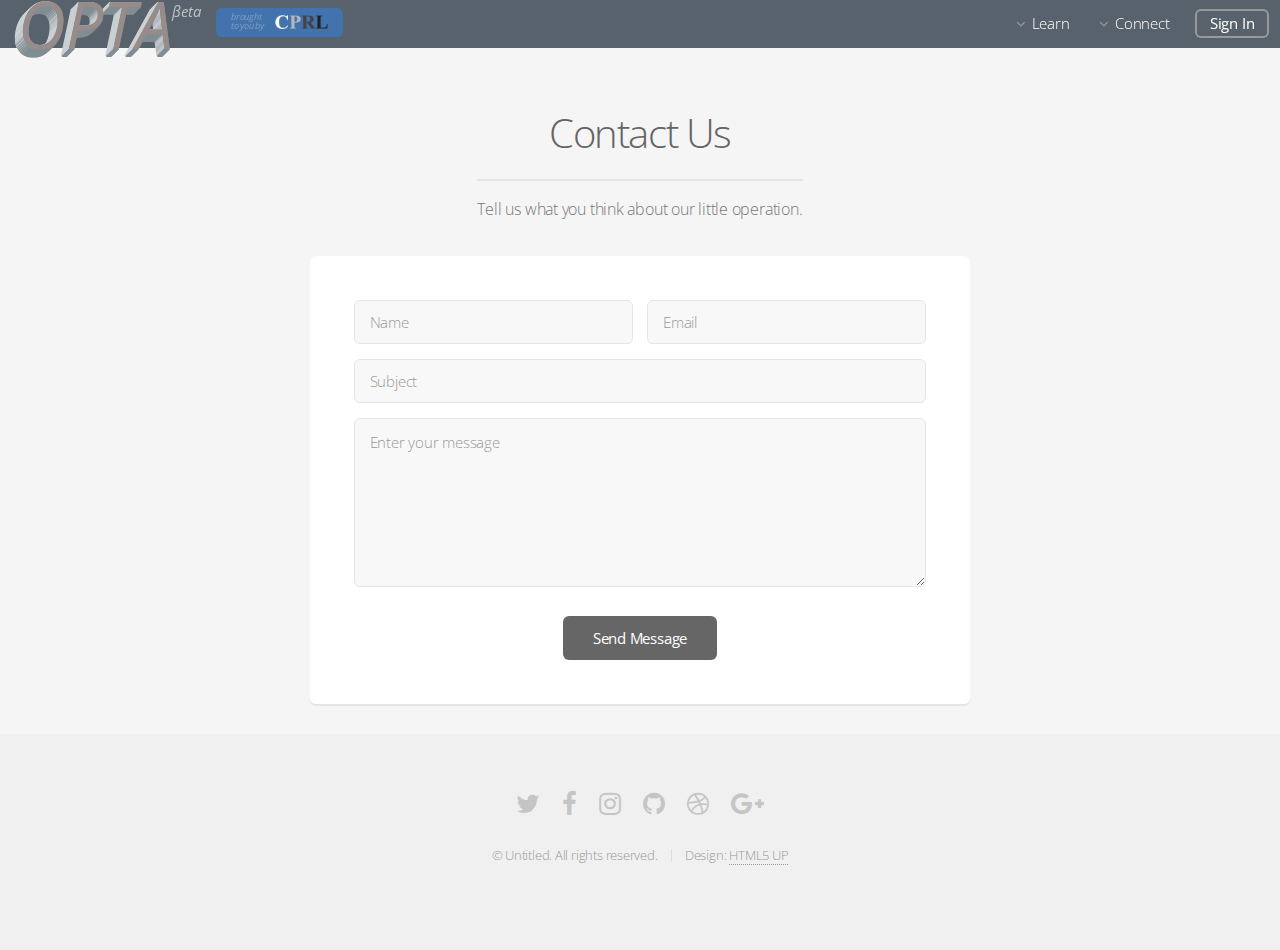
<file: contact.html>
<!DOCTYPE HTML>
<!--
	Alpha by HTML5 UP
	html5up.net | @n33co
	Free for personal and commercial use under the CCA 3.0 license (html5up.net/license)
-->
<html>
	<head>
		<title>OPTA(BETA) - Contact Us</title>
		<meta charset="utf-8" />
		<meta name="viewport" content="width=device-width, initial-scale=1" />
		<!--[if lte IE 8]><script src="assets/js/ie/html5shiv.js"></script><![endif]-->
		<link rel="stylesheet" href="assets/css/main.css" />
		<!--[if lte IE 8]><link rel="stylesheet" href="assets/css/ie8.css" /><![endif]-->
	</head>
	<body>
		<div id="page-wrapper">

			<!-- Header -->
				<header id="header">
					<h1><a href="index.html"><span class="logoOPTA">OPTA</span><sup class="beta">&beta;eta</sup></a> <span class="credit"> <a href="http://web.law.columbia.edu/public-research-leadership" target="_blank" class="navLink logo_CPRL"><div>brought to you by</div><img src="images/logo_CPRL.png" height="14" alt="CPRL" /></a></span></h1>
					<nav id="nav">
						<ul>
                                                             <li class="homebtn"><a href="index.html">Home</a></li>
							<li>
								<a href="#" class="icon fa-angle-down">Learn</a>
								<ul>
									<li><a href="about.html">About Theory of Action</a></li>
									<li><a href="logic.html">Logic Behind OPTA</a></li>
                                    <li><a href="howto.html">How to Use OPTA</a></li>                            			<ul>
											<li><a href="manual.html">OPTA Manual</a></li>
										</ul>
                                    <li><a href="interpreting.html">Interpreting Your Results</a></li>
									<li><a href="faqs.html">Frequently Asked Questions</a>
									</li>
								</ul>
                                <li>
								<a href="#" class="icon fa-angle-down">Connect</a>
								<ul>
									<li><a href="survey.html">Survey</a></li>
									<li><a href="contact.html">Contact</a></li>
								</ul>
							</li>
							</li>
							<li><a href="http://opta-tool.heroku.com" class="button">Sign In</a></li>
						</ul>
					</nav>
				</header>

			<!-- Main -->
				<section id="main" class="container 75%">
					<header>
						<h2>Contact Us</h2>
						<p>Tell us what you think about our little operation.</p>
					</header>
					<div class="box">
						<form method="post" action="#">
							<div class="row uniform 50%">
								<div class="6u 12u(mobilep)">
									<input type="text" name="name" id="name" value="" placeholder="Name" />
								</div>
								<div class="6u 12u(mobilep)">
									<input type="email" name="email" id="email" value="" placeholder="Email" />
								</div>
							</div>
							<div class="row uniform 50%">
								<div class="12u">
									<input type="text" name="subject" id="subject" value="" placeholder="Subject" />
								</div>
							</div>
							<div class="row uniform 50%">
								<div class="12u">
									<textarea name="message" id="message" placeholder="Enter your message" rows="6"></textarea>
								</div>
							</div>
							<div class="row uniform">
								<div class="12u">
									<ul class="actions align-center">
										<li><input type="submit" value="Send Message" /></li>
									</ul>
								</div>
							</div>
						</form>
					</div>
				</section>

			<!-- Footer -->
				<footer id="footer">
					<ul class="icons">
						<li><a href="#" class="icon fa-twitter"><span class="label">Twitter</span></a></li>
						<li><a href="#" class="icon fa-facebook"><span class="label">Facebook</span></a></li>
						<li><a href="#" class="icon fa-instagram"><span class="label">Instagram</span></a></li>
						<li><a href="#" class="icon fa-github"><span class="label">Github</span></a></li>
						<li><a href="#" class="icon fa-dribbble"><span class="label">Dribbble</span></a></li>
						<li><a href="#" class="icon fa-google-plus"><span class="label">Google+</span></a></li>
					</ul>
					<ul class="copyright">
						<li>&copy; Untitled. All rights reserved.</li><li>Design: <a href="http://html5up.net">HTML5 UP</a></li>
					</ul>
				</footer>

		</div>

		<!-- Scripts -->
			<script src="assets/js/jquery.min.js"></script>
			<script src="assets/js/jquery.dropotron.min.js"></script>
			<script src="assets/js/jquery.scrollgress.min.js"></script>
			<script src="assets/js/skel.min.js"></script>
			<script src="assets/js/util.js"></script>
			<!--[if lte IE 8]><script src="assets/js/ie/respond.min.js"></script><![endif]-->
			<script src="assets/js/main.js"></script>

	</body>
</html>
</file>
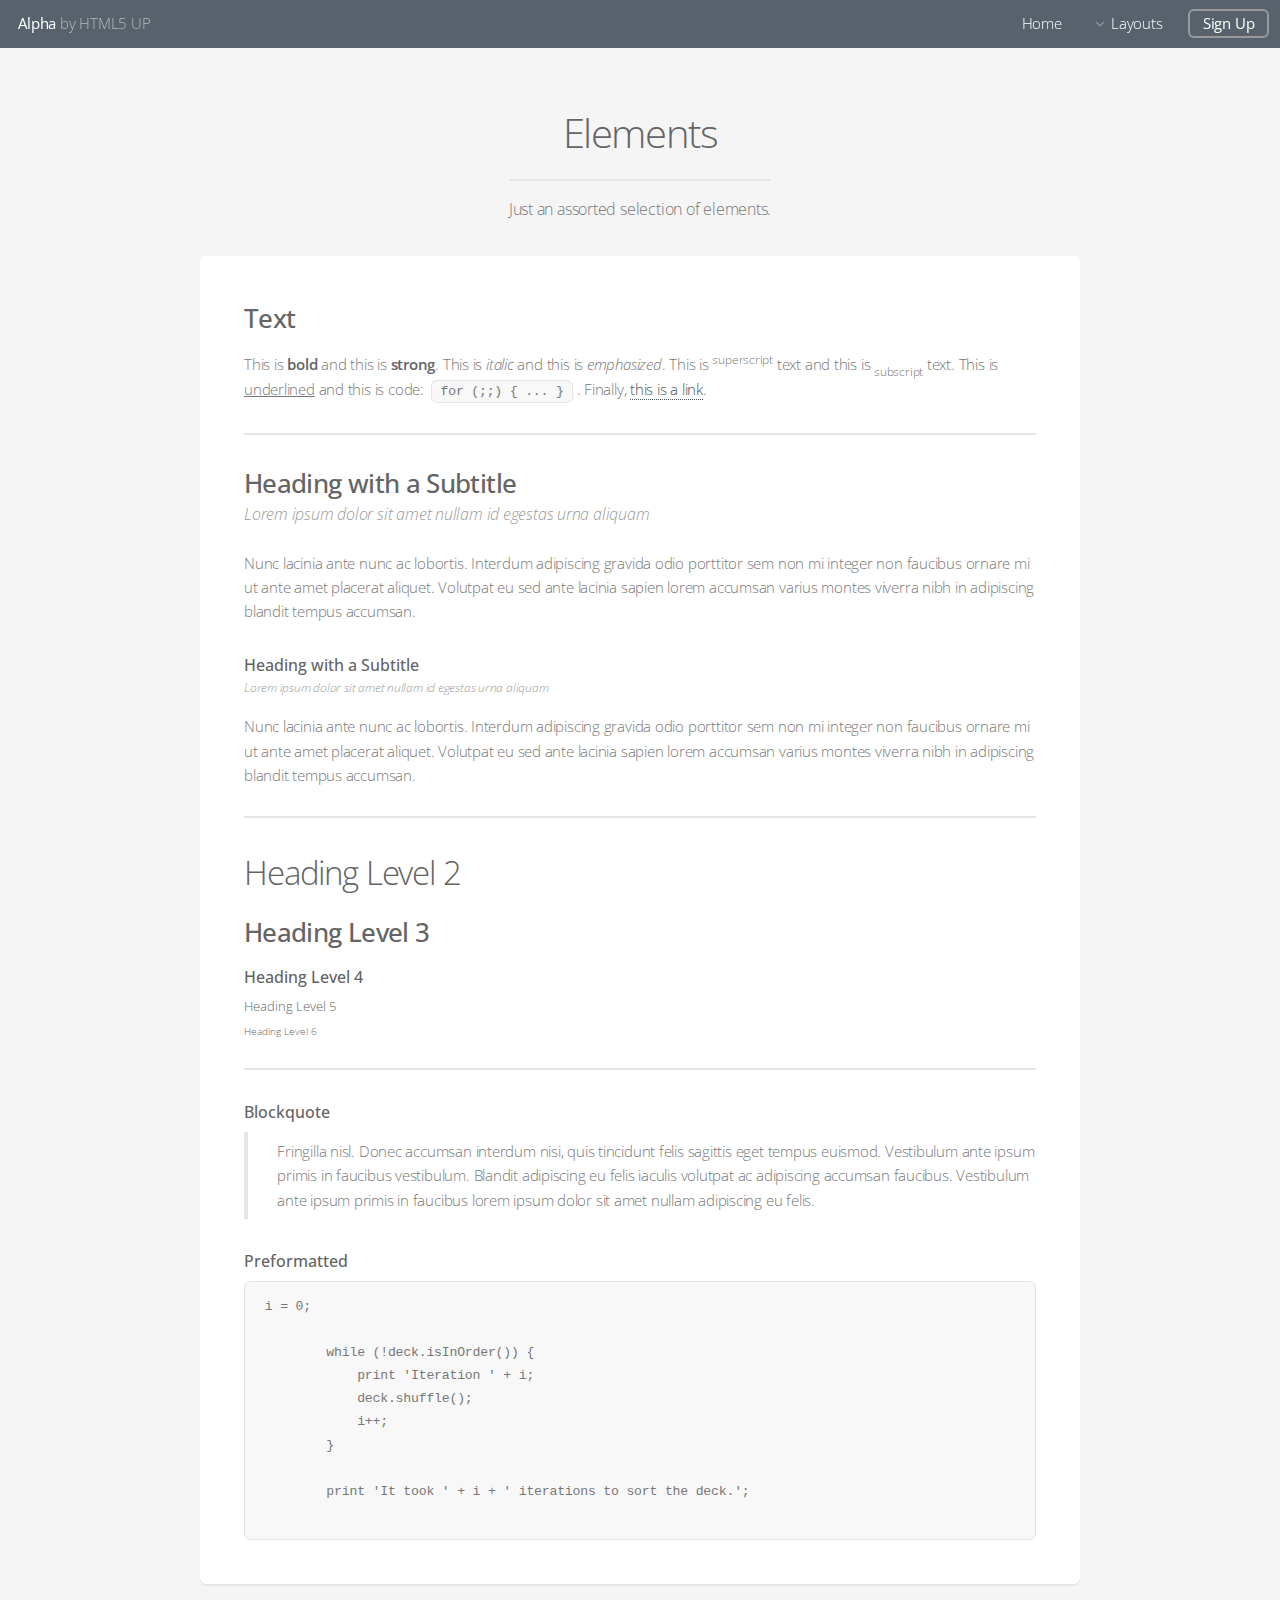
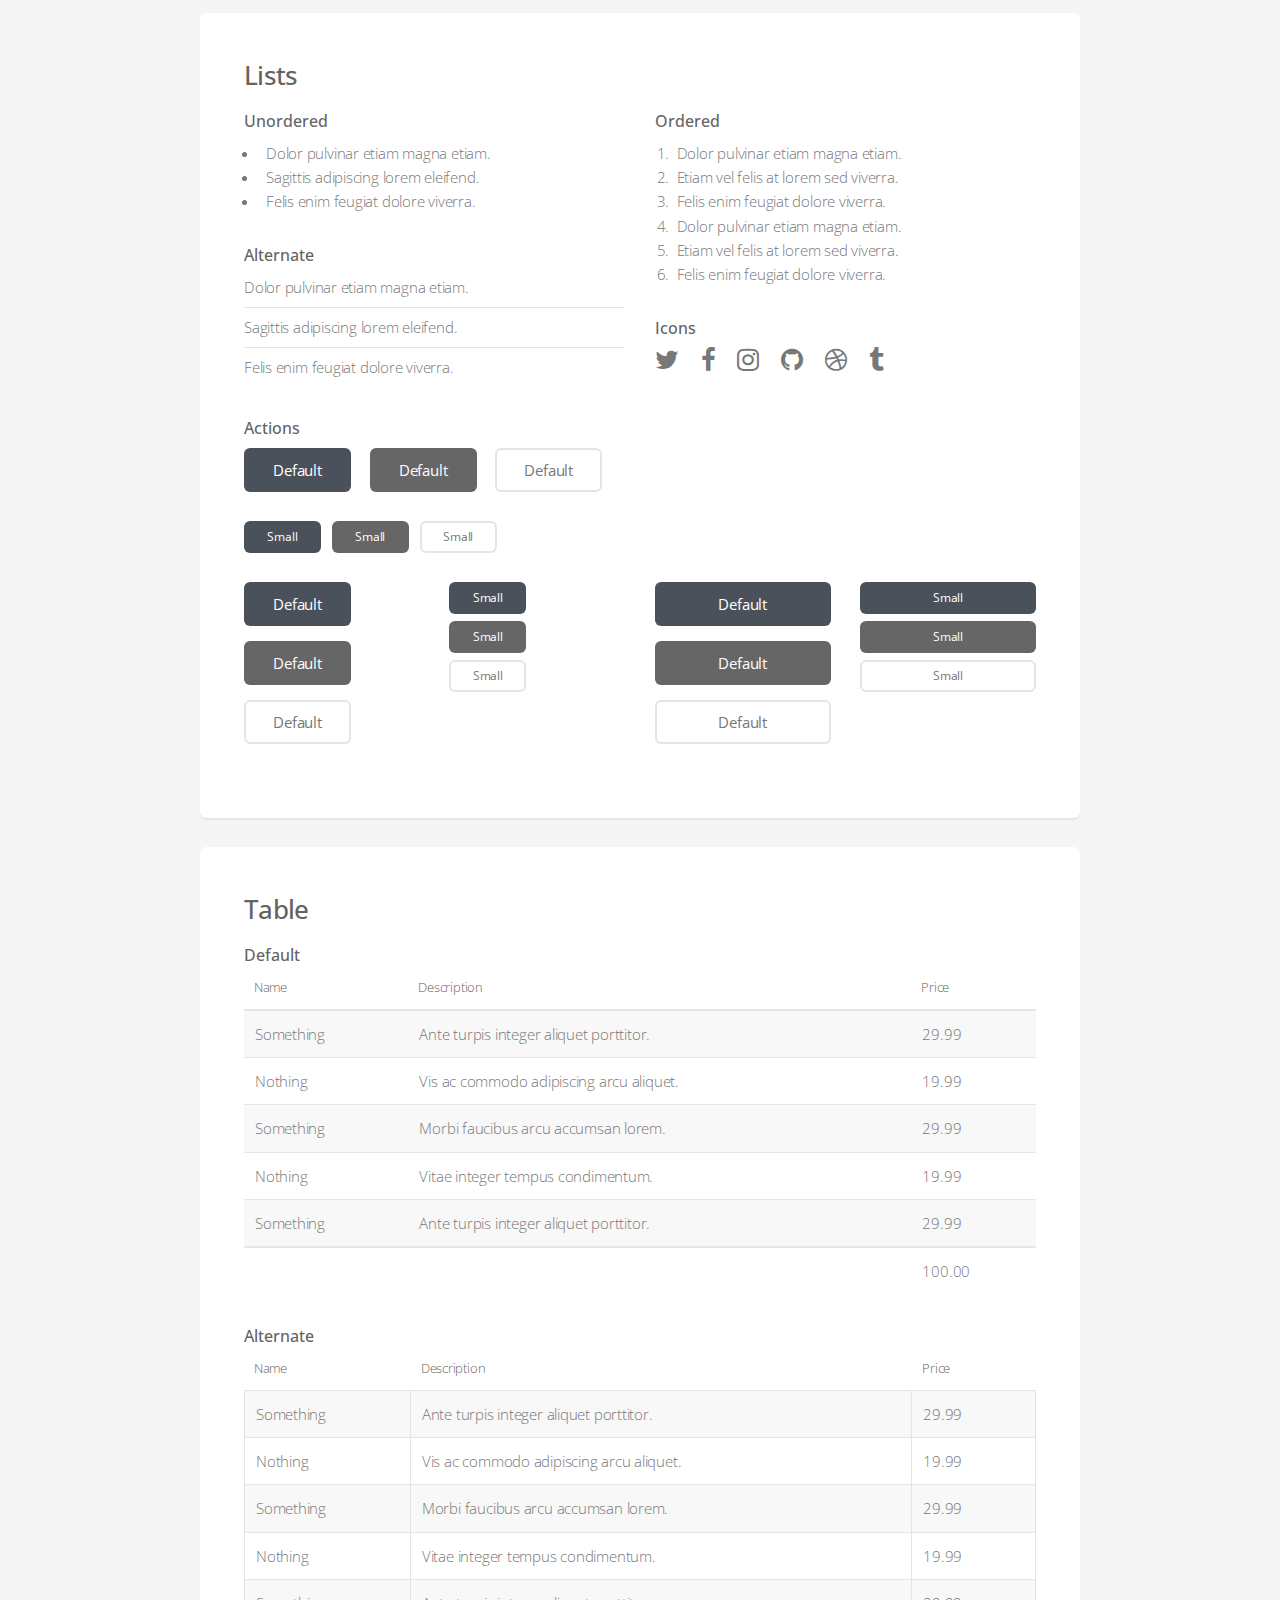
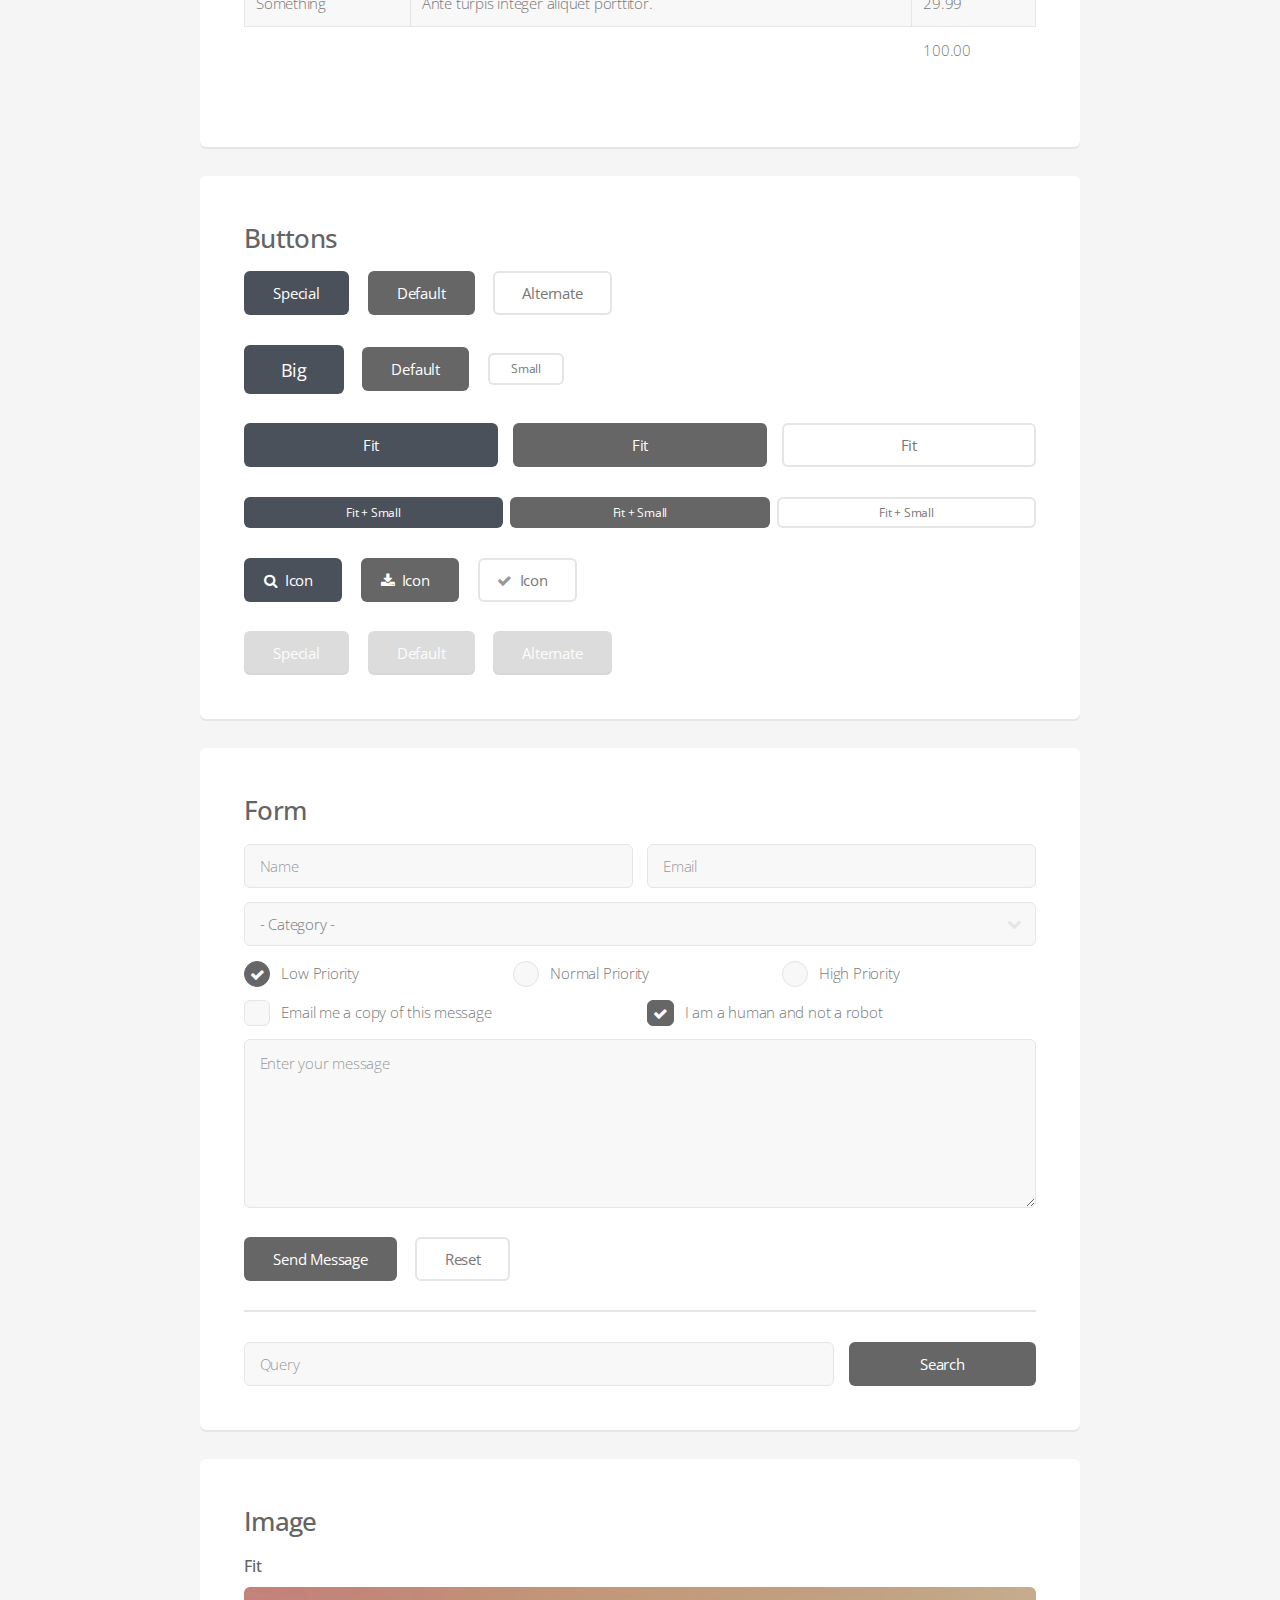
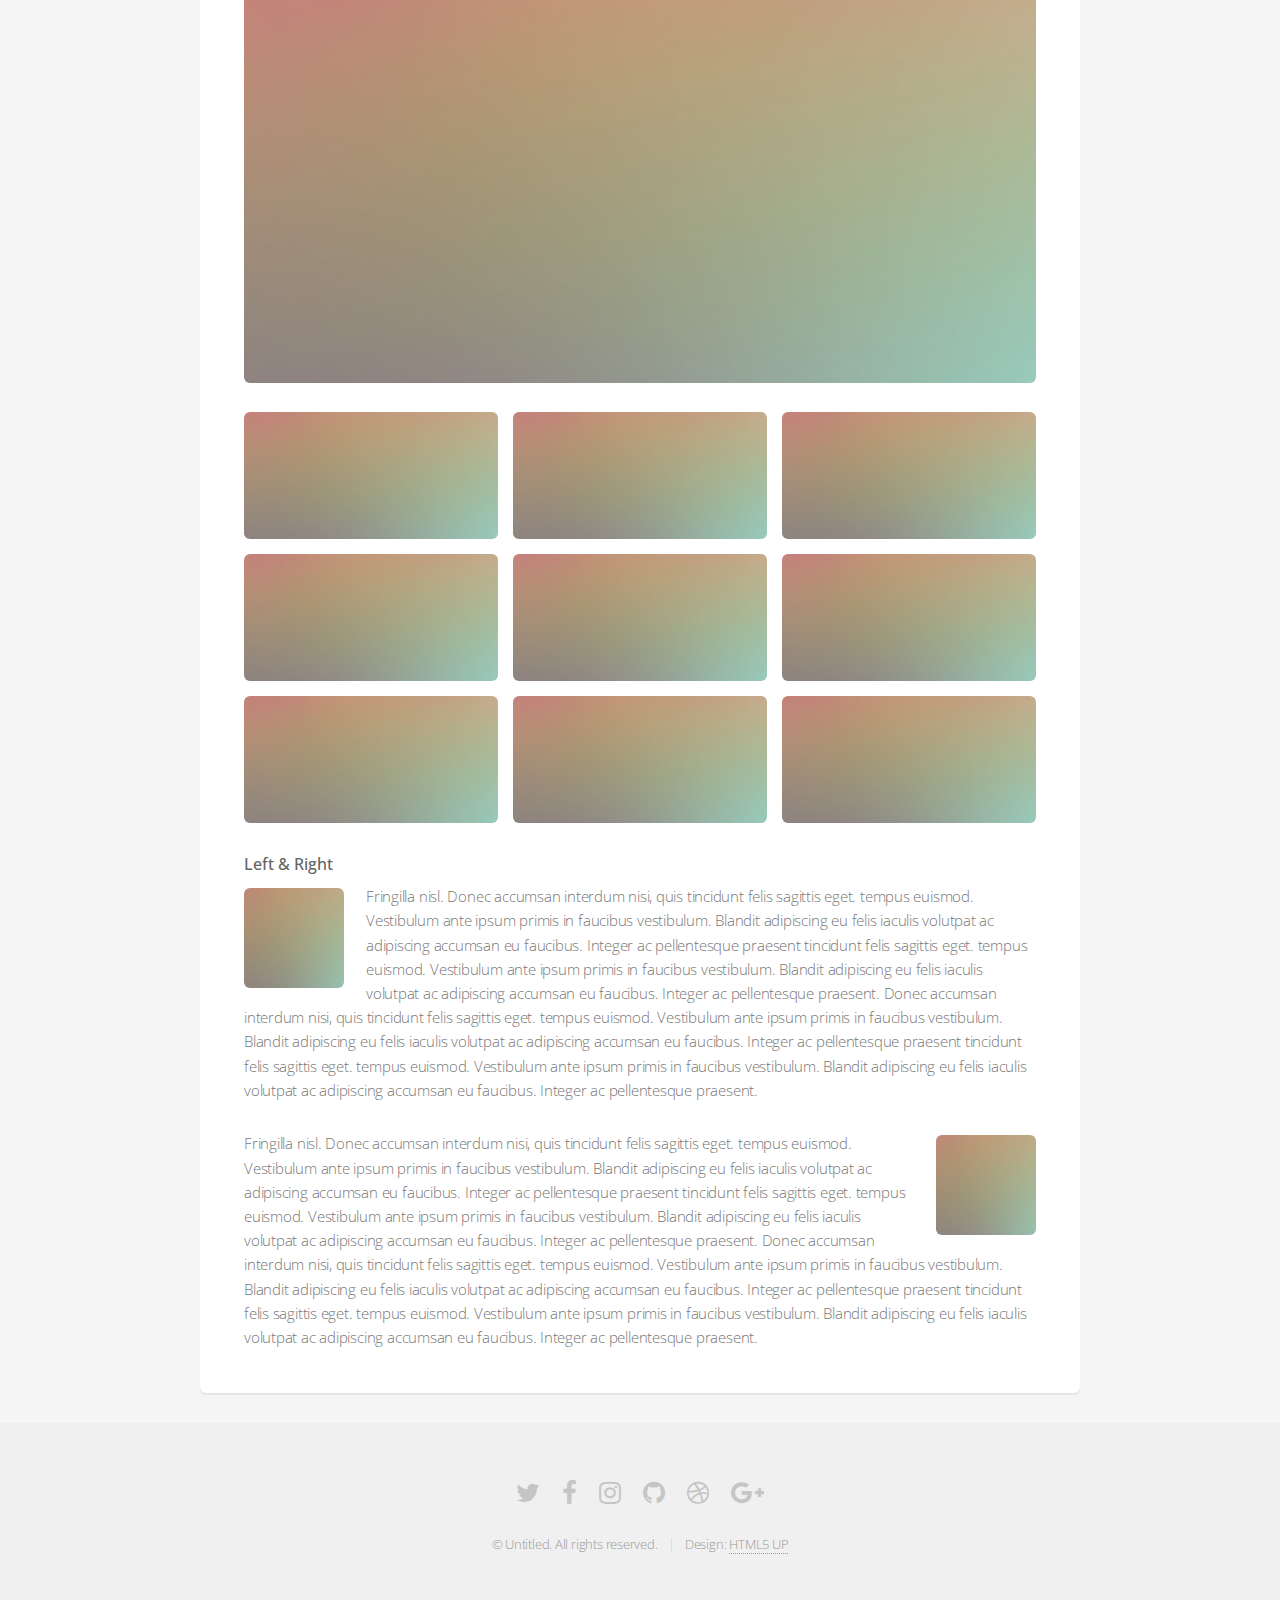
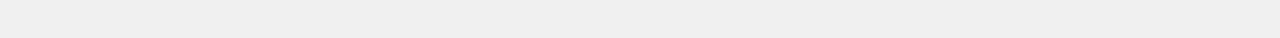
<file: elements.html>
<!DOCTYPE HTML>
<!--
	Alpha by HTML5 UP
	html5up.net | @n33co
	Free for personal and commercial use under the CCA 3.0 license (html5up.net/license)
-->
<html>
	<head>
		<title>Elements - Alpha by HTML5 UP</title>
		<meta charset="utf-8" />
		<meta name="viewport" content="width=device-width, initial-scale=1" />
		<!--[if lte IE 8]><script src="assets/js/ie/html5shiv.js"></script><![endif]-->
		<link rel="stylesheet" href="assets/css/main.css" />
		<!--[if lte IE 8]><link rel="stylesheet" href="assets/css/ie8.css" /><![endif]-->
	</head>
	<body>
		<div id="page-wrapper">

			<!-- Header -->
				<header id="header">
					<h1><a href="index.html">Alpha</a> by HTML5 UP</h1>
					<nav id="nav">
						<ul>
							<li><a href="index.html">Home</a></li>
							<li>
								<a href="#" class="icon fa-angle-down">Layouts</a>
								<ul>
									<li><a href="generic.html">Generic</a></li>
									<li><a href="contact.html">Contact</a></li>
									<li><a href="elements.html">Elements</a></li>
									<li>
										<a href="#">Submenu</a>
										<ul>
											<li><a href="#">Option One</a></li>
											<li><a href="#">Option Two</a></li>
											<li><a href="#">Option Three</a></li>
											<li><a href="#">Option Four</a></li>
										</ul>
									</li>
								</ul>
							</li>
							<li><a href="#" class="button">Sign Up</a></li>
						</ul>
					</nav>
				</header>

			<!-- Main -->
				<section id="main" class="container">
					<header>
						<h2>Elements</h2>
						<p>Just an assorted selection of elements.</p>
					</header>
					<div class="row">
						<div class="12u">

							<!-- Text -->
								<section class="box">
									<h3>Text</h3>
									<p>This is <b>bold</b> and this is <strong>strong</strong>. This is <i>italic</i> and this is <em>emphasized</em>.
									This is <sup>superscript</sup> text and this is <sub>subscript</sub> text.
									This is <u>underlined</u> and this is code: <code>for (;;) { ... }</code>. Finally, <a href="#">this is a link</a>.</p>

									<hr />

									<header>
										<h3>Heading with a Subtitle</h3>
										<p>Lorem ipsum dolor sit amet nullam id egestas urna aliquam</p>
									</header>
									<p>Nunc lacinia ante nunc ac lobortis. Interdum adipiscing gravida odio porttitor sem non mi integer non faucibus ornare mi ut ante amet placerat aliquet. Volutpat eu sed ante lacinia sapien lorem accumsan varius montes viverra nibh in adipiscing blandit tempus accumsan.</p>
									<header>
										<h4>Heading with a Subtitle</h4>
										<p>Lorem ipsum dolor sit amet nullam id egestas urna aliquam</p>
									</header>
									<p>Nunc lacinia ante nunc ac lobortis. Interdum adipiscing gravida odio porttitor sem non mi integer non faucibus ornare mi ut ante amet placerat aliquet. Volutpat eu sed ante lacinia sapien lorem accumsan varius montes viverra nibh in adipiscing blandit tempus accumsan.</p>

									<hr />

									<h2>Heading Level 2</h2>
									<h3>Heading Level 3</h3>
									<h4>Heading Level 4</h4>
									<h5>Heading Level 5</h5>
									<h6>Heading Level 6</h6>

									<hr />

									<h4>Blockquote</h4>
									<blockquote>Fringilla nisl. Donec accumsan interdum nisi, quis tincidunt felis sagittis eget tempus euismod. Vestibulum ante ipsum primis in faucibus vestibulum. Blandit adipiscing eu felis iaculis volutpat ac adipiscing accumsan faucibus. Vestibulum ante ipsum primis in faucibus lorem ipsum dolor sit amet nullam adipiscing eu felis.</blockquote>

									<h4>Preformatted</h4>
									<pre>i = 0;

	while (!deck.isInOrder()) {
	    print 'Iteration ' + i;
	    deck.shuffle();
	    i++;
	}

	print 'It took ' + i + ' iterations to sort the deck.';
	</pre>
								</section>

						</div>
					</div>
					<div class="row">
						<div class="12u">

							<!-- Lists -->
								<section class="box">
									<h3>Lists</h3>
									<div class="row">
										<div class="6u 12u(mobilep)">

											<h4>Unordered</h4>
											<ul>
												<li>Dolor pulvinar etiam magna etiam.</li>
												<li>Sagittis adipiscing lorem eleifend.</li>
												<li>Felis enim feugiat dolore viverra.</li>
											</ul>

											<h4>Alternate</h4>
											<ul class="alt">
												<li>Dolor pulvinar etiam magna etiam.</li>
												<li>Sagittis adipiscing lorem eleifend.</li>
												<li>Felis enim feugiat dolore viverra.</li>
											</ul>

										</div>
										<div class="6u 12u(mobilep)">

											<h4>Ordered</h4>
											<ol>
												<li>Dolor pulvinar etiam magna etiam.</li>
												<li>Etiam vel felis at lorem sed viverra.</li>
												<li>Felis enim feugiat dolore viverra.</li>
												<li>Dolor pulvinar etiam magna etiam.</li>
												<li>Etiam vel felis at lorem sed viverra.</li>
												<li>Felis enim feugiat dolore viverra.</li>
											</ol>

											<h4>Icons</h4>
											<ul class="icons">
												<li><a href="#" class="icon fa-twitter"><span class="label">Twitter</span></a></li>
												<li><a href="#" class="icon fa-facebook"><span class="label">Facebook</span></a></li>
												<li><a href="#" class="icon fa-instagram"><span class="label">Instagram</span></a></li>
												<li><a href="#" class="icon fa-github"><span class="label">Github</span></a></li>
												<li><a href="#" class="icon fa-dribbble"><span class="label">Dribbble</span></a></li>
												<li><a href="#" class="icon fa-tumblr"><span class="label">Tumblr</span></a></li>
											</ul>

										</div>
									</div>

									<h4>Actions</h4>
									<ul class="actions">
										<li><a href="#" class="button special">Default</a></li>
										<li><a href="#" class="button">Default</a></li>
										<li><a href="#" class="button alt">Default</a></li>
									</ul>
									<ul class="actions small">
										<li><a href="#" class="button special small">Small</a></li>
										<li><a href="#" class="button small">Small</a></li>
										<li><a href="#" class="button alt small">Small</a></li>
									</ul>
									<div class="row">
										<div class="3u 6u(narrower) 12u$(mobilep)">
											<ul class="actions vertical">
												<li><a href="#" class="button special">Default</a></li>
												<li><a href="#" class="button">Default</a></li>
												<li><a href="#" class="button alt">Default</a></li>
											</ul>
										</div>
										<div class="3u 6u$(narrower) 12u$(mobilep)">
											<ul class="actions vertical small">
												<li><a href="#" class="button special small">Small</a></li>
												<li><a href="#" class="button small">Small</a></li>
												<li><a href="#" class="button alt small">Small</a></li>
											</ul>
										</div>
										<div class="3u 6u(narrower) 12u$(mobilep)">
											<ul class="actions vertical">
												<li><a href="#" class="button special fit">Default</a></li>
												<li><a href="#" class="button fit">Default</a></li>
												<li><a href="#" class="button alt fit">Default</a></li>
											</ul>
										</div>
										<div class="3u 6u$(narrower) 12u$(mobilep)">
											<ul class="actions vertical small">
												<li><a href="#" class="button special small fit">Small</a></li>
												<li><a href="#" class="button small fit">Small</a></li>
												<li><a href="#" class="button alt small fit">Small</a></li>
											</ul>
										</div>
									</div>
								</section>

						</div>
					</div>
					<div class="row">
						<div class="12u">

							<!-- Table -->
								<section class="box">
									<h3>Table</h3>

									<h4>Default</h4>
									<div class="table-wrapper">
										<table>
											<thead>
												<tr>
													<th>Name</th>
													<th>Description</th>
													<th>Price</th>
												</tr>
											</thead>
											<tbody>
												<tr>
													<td>Something</td>
													<td>Ante turpis integer aliquet porttitor.</td>
													<td>29.99</td>
												</tr>
												<tr>
													<td>Nothing</td>
													<td>Vis ac commodo adipiscing arcu aliquet.</td>
													<td>19.99</td>
												</tr>
												<tr>
													<td>Something</td>
													<td> Morbi faucibus arcu accumsan lorem.</td>
													<td>29.99</td>
												</tr>
												<tr>
													<td>Nothing</td>
													<td>Vitae integer tempus condimentum.</td>
													<td>19.99</td>
												</tr>
												<tr>
													<td>Something</td>
													<td>Ante turpis integer aliquet porttitor.</td>
													<td>29.99</td>
												</tr>
											</tbody>
											<tfoot>
												<tr>
													<td colspan="2"></td>
													<td>100.00</td>
												</tr>
											</tfoot>
										</table>
									</div>

									<h4>Alternate</h4>
									<div class="table-wrapper">
										<table class="alt">
											<thead>
												<tr>
													<th>Name</th>
													<th>Description</th>
													<th>Price</th>
												</tr>
											</thead>
											<tbody>
												<tr>
													<td>Something</td>
													<td>Ante turpis integer aliquet porttitor.</td>
													<td>29.99</td>
												</tr>
												<tr>
													<td>Nothing</td>
													<td>Vis ac commodo adipiscing arcu aliquet.</td>
													<td>19.99</td>
												</tr>
												<tr>
													<td>Something</td>
													<td> Morbi faucibus arcu accumsan lorem.</td>
													<td>29.99</td>
												</tr>
												<tr>
													<td>Nothing</td>
													<td>Vitae integer tempus condimentum.</td>
													<td>19.99</td>
												</tr>
												<tr>
													<td>Something</td>
													<td>Ante turpis integer aliquet porttitor.</td>
													<td>29.99</td>
												</tr>
											</tbody>
											<tfoot>
												<tr>
													<td colspan="2"></td>
													<td>100.00</td>
												</tr>
											</tfoot>
										</table>
									</div>
								</section>

						</div>
					</div>
					<div class="row">
						<div class="12u">

							<!-- Buttons -->
								<section class="box">
									<h3>Buttons</h3>
									<ul class="actions">
										<li><a href="#" class="button special">Special</a></li>
										<li><a href="#" class="button">Default</a></li>
										<li><a href="#" class="button alt">Alternate</a></li>
									</ul>
									<ul class="actions">
										<li><a href="#" class="button special big">Big</a></li>
										<li><a href="#" class="button">Default</a></li>
										<li><a href="#" class="button alt small">Small</a></li>
									</ul>
									<ul class="actions fit">
										<li><a href="#" class="button special fit">Fit</a></li>
										<li><a href="#" class="button fit">Fit</a></li>
										<li><a href="#" class="button alt fit">Fit</a></li>
									</ul>
									<ul class="actions fit small">
										<li><a href="#" class="button special fit small">Fit + Small</a></li>
										<li><a href="#" class="button fit small">Fit + Small</a></li>
										<li><a href="#" class="button alt fit small">Fit + Small</a></li>
									</ul>
									<ul class="actions">
										<li><a href="#" class="button special icon fa-search">Icon</a></li>
										<li><a href="#" class="button icon fa-download">Icon</a></li>
										<li><a href="#" class="button alt icon fa-check">Icon</a></li>
									</ul>
									<ul class="actions">
										<li><span class="button special disabled">Special</span></li>
										<li><span class="button disabled">Default</span></li>
										<li><span class="button alt disabled">Alternate</span></li>
									</ul>
								</section>

						</div>
					</div>
					<div class="row">
						<div class="12u">

							<!-- Form -->
								<section class="box">
									<h3>Form</h3>
									<form method="post" action="#">
										<div class="row uniform 50%">
											<div class="6u 12u(mobilep)">
												<input type="text" name="name" id="name" value="" placeholder="Name" />
											</div>
											<div class="6u 12u(mobilep)">
												<input type="email" name="email" id="email" value="" placeholder="Email" />
											</div>
										</div>
										<div class="row uniform 50%">
											<div class="12u">
												<div class="select-wrapper">
													<select name="category" id="category">
														<option value="">- Category -</option>
														<option value="1">Manufacturing</option>
														<option value="1">Shipping</option>
														<option value="1">Administration</option>
														<option value="1">Human Resources</option>
													</select>
												</div>
											</div>
										</div>
										<div class="row uniform 50%">
											<div class="4u 12u(narrower)">
												<input type="radio" id="priority-low" name="priority" checked>
												<label for="priority-low">Low Priority</label>
											</div>
											<div class="4u 12u(narrower)">
												<input type="radio" id="priority-normal" name="priority">
												<label for="priority-normal">Normal Priority</label>
											</div>
											<div class="4u 12u(narrower)">
												<input type="radio" id="priority-high" name="priority">
												<label for="priority-high">High Priority</label>
											</div>
										</div>
										<div class="row uniform 50%">
											<div class="6u 12u(narrower)">
												<input type="checkbox" id="copy" name="copy">
												<label for="copy">Email me a copy of this message</label>
											</div>
											<div class="6u 12u(narrower)">
												<input type="checkbox" id="human" name="human" checked>
												<label for="human">I am a human and not a robot</label>
											</div>
										</div>
										<div class="row uniform 50%">
											<div class="12u">
												<textarea name="message" id="message" placeholder="Enter your message" rows="6"></textarea>
											</div>
										</div>
										<div class="row uniform">
											<div class="12u">
												<ul class="actions">
													<li><input type="submit" value="Send Message" /></li>
													<li><input type="reset" value="Reset" class="alt" /></li>
												</ul>
											</div>
										</div>
									</form>

									<hr />

									<form method="post" action="#">
										<div class="row uniform 50%">
											<div class="9u 12u(mobilep)">
												<input type="text" name="query" id="query" value="" placeholder="Query" />
											</div>
											<div class="3u 12u(mobilep)">
												<input type="submit" value="Search" class="fit" />
											</div>
										</div>
									</form>
								</section>

						</div>
					</div>
					<div class="row">
						<div class="12u">

							<!-- Image -->
								<section class="box">
									<h3>Image</h3>
									<h4>Fit</h4>
									<span class="image fit"><img src="images/pic04.jpg" alt="" /></span>
									<div class="box alt">
										<div class="row no-collapse 50% uniform">
											<div class="4u"><span class="image fit"><img src="images/pic04.jpg" alt="" /></span></div>
											<div class="4u"><span class="image fit"><img src="images/pic04.jpg" alt="" /></span></div>
											<div class="4u"><span class="image fit"><img src="images/pic04.jpg" alt="" /></span></div>
										</div>
										<div class="row no-collapse 50% uniform">
											<div class="4u"><span class="image fit"><img src="images/pic04.jpg" alt="" /></span></div>
											<div class="4u"><span class="image fit"><img src="images/pic04.jpg" alt="" /></span></div>
											<div class="4u"><span class="image fit"><img src="images/pic04.jpg" alt="" /></span></div>
										</div>
										<div class="row no-collapse 50% uniform">
											<div class="4u"><span class="image fit"><img src="images/pic04.jpg" alt="" /></span></div>
											<div class="4u"><span class="image fit"><img src="images/pic04.jpg" alt="" /></span></div>
											<div class="4u"><span class="image fit"><img src="images/pic04.jpg" alt="" /></span></div>
										</div>
									</div>

									<h4>Left &amp; Right</h4>
									<p><span class="image left"><img src="images/pic05.jpg" alt="" /></span>Fringilla nisl. Donec accumsan interdum nisi, quis tincidunt felis sagittis eget. tempus euismod. Vestibulum ante ipsum primis in faucibus vestibulum. Blandit adipiscing eu felis iaculis volutpat ac adipiscing accumsan eu faucibus. Integer ac pellentesque praesent tincidunt felis sagittis eget. tempus euismod. Vestibulum ante ipsum primis in faucibus vestibulum. Blandit adipiscing eu felis iaculis volutpat ac adipiscing accumsan eu faucibus. Integer ac pellentesque praesent. Donec accumsan interdum nisi, quis tincidunt felis sagittis eget. tempus euismod. Vestibulum ante ipsum primis in faucibus vestibulum. Blandit adipiscing eu felis iaculis volutpat ac adipiscing accumsan eu faucibus. Integer ac pellentesque praesent tincidunt felis sagittis eget. tempus euismod. Vestibulum ante ipsum primis in faucibus vestibulum. Blandit adipiscing eu felis iaculis volutpat ac adipiscing accumsan eu faucibus. Integer ac pellentesque praesent.</p>
									<p><span class="image right"><img src="images/pic05.jpg" alt="" /></span>Fringilla nisl. Donec accumsan interdum nisi, quis tincidunt felis sagittis eget. tempus euismod. Vestibulum ante ipsum primis in faucibus vestibulum. Blandit adipiscing eu felis iaculis volutpat ac adipiscing accumsan eu faucibus. Integer ac pellentesque praesent tincidunt felis sagittis eget. tempus euismod. Vestibulum ante ipsum primis in faucibus vestibulum. Blandit adipiscing eu felis iaculis volutpat ac adipiscing accumsan eu faucibus. Integer ac pellentesque praesent. Donec accumsan interdum nisi, quis tincidunt felis sagittis eget. tempus euismod. Vestibulum ante ipsum primis in faucibus vestibulum. Blandit adipiscing eu felis iaculis volutpat ac adipiscing accumsan eu faucibus. Integer ac pellentesque praesent tincidunt felis sagittis eget. tempus euismod. Vestibulum ante ipsum primis in faucibus vestibulum. Blandit adipiscing eu felis iaculis volutpat ac adipiscing accumsan eu faucibus. Integer ac pellentesque praesent.</p>
								</section>

						</div>
					</div>
				</section>

			<!-- Footer -->
				<footer id="footer">
					<ul class="icons">
						<li><a href="#" class="icon fa-twitter"><span class="label">Twitter</span></a></li>
						<li><a href="#" class="icon fa-facebook"><span class="label">Facebook</span></a></li>
						<li><a href="#" class="icon fa-instagram"><span class="label">Instagram</span></a></li>
						<li><a href="#" class="icon fa-github"><span class="label">Github</span></a></li>
						<li><a href="#" class="icon fa-dribbble"><span class="label">Dribbble</span></a></li>
						<li><a href="#" class="icon fa-google-plus"><span class="label">Google+</span></a></li>
					</ul>
					<ul class="copyright">
						<li>&copy; Untitled. All rights reserved.</li><li>Design: <a href="http://html5up.net">HTML5 UP</a></li>
					</ul>
				</footer>

		</div>

		<!-- Scripts -->
			<script src="assets/js/jquery.min.js"></script>
			<script src="assets/js/jquery.dropotron.min.js"></script>
			<script src="assets/js/jquery.scrollgress.min.js"></script>
			<script src="assets/js/skel.min.js"></script>
			<script src="assets/js/util.js"></script>
			<!--[if lte IE 8]><script src="assets/js/ie/respond.min.js"></script><![endif]-->
			<script src="assets/js/main.js"></script>

	</body>
</html>
</file>
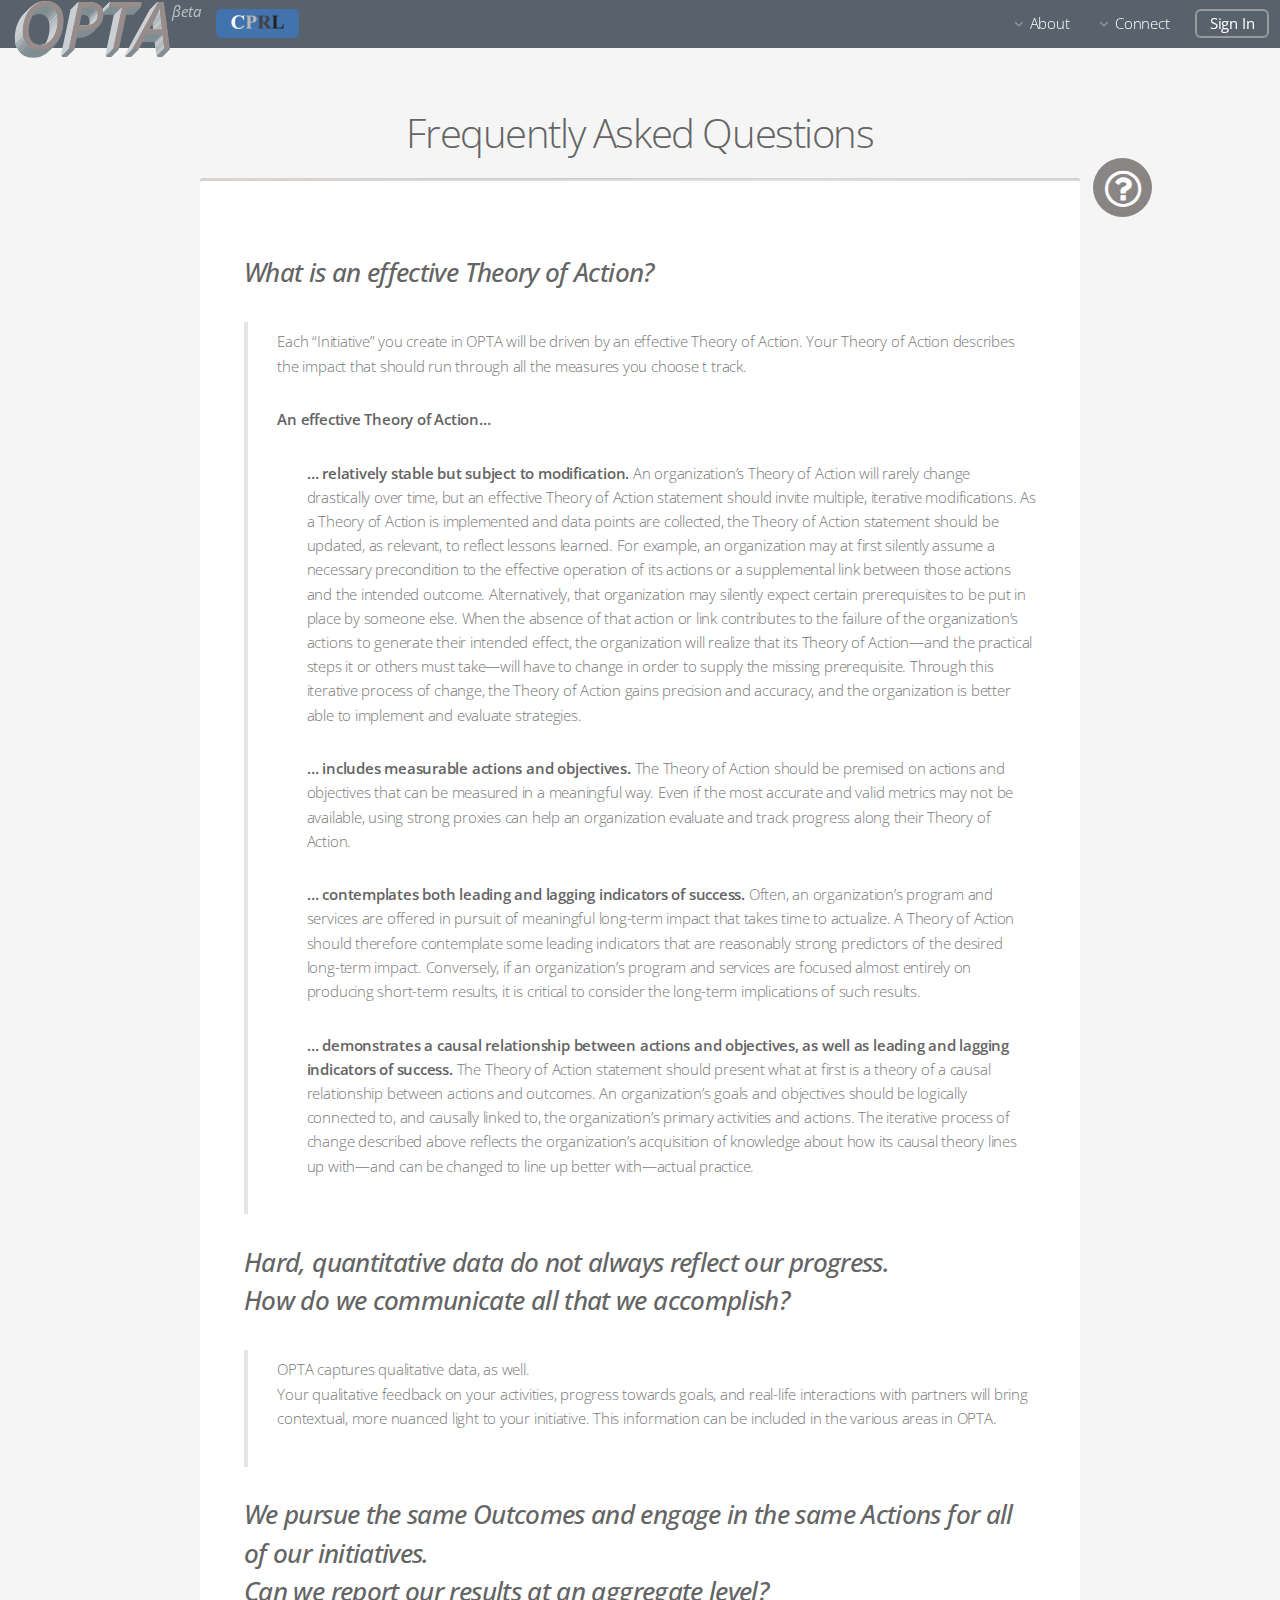
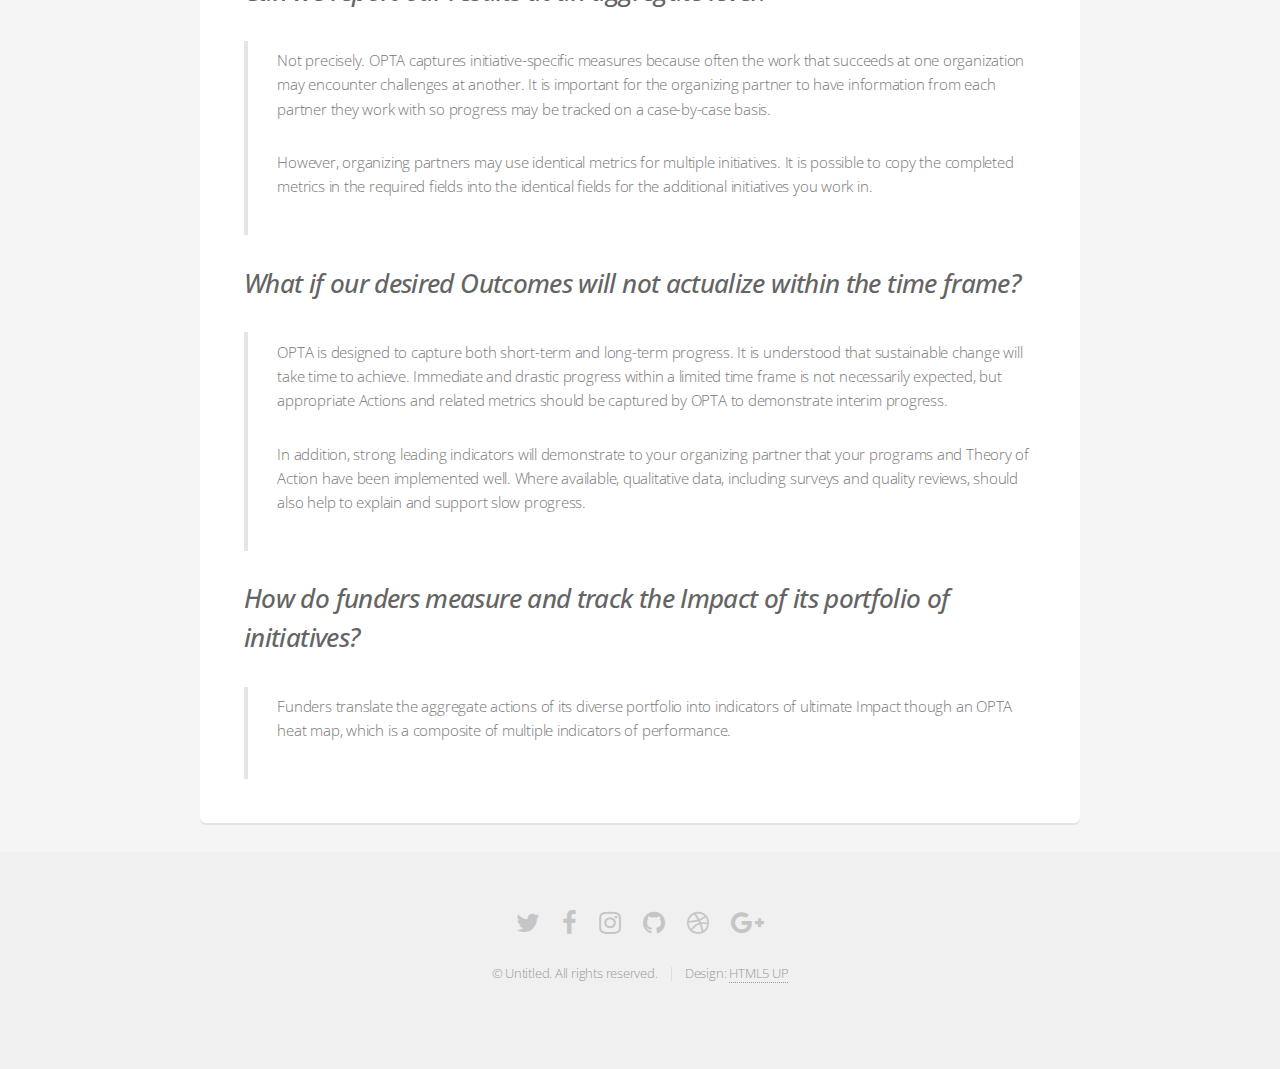
<file: faqs.html>
<!DOCTYPE HTML>
<!--
	Alpha by HTML5 UP
	html5up.net | @n33co
	Free for personal and commercial use under the CCA 3.0 license (html5up.net/license)
-->
<html>
	<head>
		<title>OPTA(BETA) - Frequently Asked Questions</title>
		<meta charset="utf-8" />
		<meta name="viewport" content="width=device-width, initial-scale=1" />
		<!--[if lte IE 8]><script src="assets/js/ie/html5shiv.js"></script><![endif]-->
		<link rel="stylesheet" href="assets/css/main.css" />
		<!--[if lte IE 8]><link rel="stylesheet" href="assets/css/ie8.css" /><![endif]-->
	</head>
	<body>
		<div id="page-wrapper">			<!-- Header -->
				<header id="header">
					<h1><a href="index.html"><span class="logoOPTA">OPTA</span><sup class="beta">&beta;eta</sup></a> <span class="credit"> <a href="http://web.law.columbia.edu/public-research-leadership" target="_blank" class="navLink logo_CPRL"><img src="images/logo_CPRL.png" height="14" alt="CPRL" /></a></span></h1>
					<nav id="nav">
						<ul>
                                                             <li class="homebtn"><a href="index.html">Home</a></li>
							<li>
								<a href="#" class="icon fa-angle-down">About</a>
								<ul>
									<li><a href="aboutOPTA.html">About OPTA</a></li>
									<li><a href="aboutCPRL.html">About CPRL</a></li>
										
									<li><a href="faqs.html">FAQs</a>
									</li>
								</ul>
                                <li>
								<a href="#" class="icon fa-angle-down">Connect</a>
								<ul>
									<li><a href="survey.html">Survey</a></li>
									<li><a href="contact.html">Contact</a></li>
								</ul>
							</li>
							</li>
							<li><a href="http://opta-tool.heroku.com" class="button">Sign In</a></li>
						</ul>
					</nav>
				</header>

			<!-- Main -->
				<section id="main" class="container">
					<header>
						<h2>Frequently Asked Questions</h2><span class="icon major accent4">
  <i class="fa fa-question-circle-o  fa-4x fa-inverse"></i>
</span>
					</header>
					<div class="box">
						<span class="image featured"><img src="images/pic01.jpg" alt="" /></span>
                        
                        
                        
<p><h3><em>What is an effective Theory of Action?</em></h3></p>

<blockquote><p>Each “Initiative” you create in OPTA will be driven by an effective Theory of Action. Your Theory of Action describes the impact that should run through all the measures you choose t track.</p>

<p><strong>An effective Theory of Action…</strong></p>

<p class="setOff"><strong>… relatively stable but subject to modification.</strong> An organization’s Theory of Action will rarely change drastically over time, but an effective Theory of Action statement should invite multiple, iterative modifications. As a Theory of Action is implemented and data points are collected, the Theory of Action statement should be updated, as relevant, to reflect lessons learned. For example, an organization may at first silently assume a necessary precondition to the effective operation of its actions or a supplemental link between those actions and the intended outcome. Alternatively, that organization may silently expect certain prerequisites to be put in place by someone else. When the absence of that action or link contributes to the failure of the organization’s actions to generate their intended effect, the organization will realize that its Theory of Action—and the practical steps it or others must take—will have to change in order to supply the missing prerequisite. Through this iterative process of change, the Theory of Action gains precision and accuracy, and the organization is better able to implement and evaluate strategies.
</p>

<p class="setOff"><strong>… includes measurable actions and objectives.</strong> The Theory of Action should be premised on actions and objectives that can be measured in a meaningful way. Even if the most accurate and valid metrics may not be available, using strong proxies can help an organization evaluate and track progress along their Theory of Action.</p>

<p class="setOff"><strong>… contemplates both leading and lagging indicators of success.</strong> Often, an organization’s program and services are offered in pursuit of meaningful long-term impact that takes time to actualize. A Theory of Action should therefore contemplate some leading indicators that are reasonably strong predictors of the desired long-term impact. Conversely, if an organization’s program and services are focused almost entirely on producing short-term results, it is critical to consider the long-term implications of such results.</p>

<p class="setOff"><strong>… demonstrates a causal relationship between actions and objectives, as well as leading and lagging indicators of success.</strong> The Theory of Action statement should present what at first is a theory of a causal relationship between actions and outcomes. An organization’s goals and objectives should be logically connected to, and causally linked to, the organization’s primary activities and actions. The iterative process of change described above reflects the organization’s acquisition of knowledge about how its causal theory lines up with—and can be changed to line up better with—actual practice.</p></blockquote>

                        
<p><h3><em>Hard, quantitative data do not always reflect our progress. <br />How do we communicate all that we accomplish?</em></h3></p>
						

<blockquote><p>OPTA captures qualitative data, as well. <br />Your qualitative feedback on your activities, 

progress towards goals, and real-life interactions with partners will bring contextual, 

more nuanced light to your initiative. This information can be included in the various 

areas in OPTA.</p></blockquote> 

 

<p><h3><em>We pursue the same Outcomes and engage in the same Actions for all of our initiatives. <br />Can we report our results at an aggregate level?</em></h3></p>

<blockquote><p>Not precisely. OPTA captures initiative-specific measures because often the work that 

succeeds at one organization may encounter challenges at another. It is important for 

the organizing partner to have information from each partner they work with so progress 

may be tracked on a case-by-case basis.</p> 

<p>However, organizing partners may use identical metrics for multiple initiatives. It is 

possible to copy the completed metrics in the required fields into the identical fields for 

the additional initiatives you work in.</p></blockquote>

<p><h3><em>What if our desired Outcomes will not actualize within the time frame?</em></h3></p>

<blockquote><p>OPTA is designed to capture both short-term and long-term progress. It is understood 

that sustainable change will take time to achieve. Immediate and drastic progress within 

a limited time frame is not necessarily expected, but appropriate Actions and related 

metrics should be captured by OPTA to demonstrate interim progress.</p> 

<p>In addition, strong leading indicators will demonstrate to your organizing partner that 

your programs and Theory of Action have been implemented well. Where available, 

qualitative data, including surveys and quality reviews, should also help to explain and 

support slow progress.</p></blockquote>

<p><h3><em>How do funders measure and track the Impact of its portfolio of initiatives?</em></h3></p>

<blockquote><p>Funders translate the aggregate actions of its diverse portfolio into indicators of ultimate Impact though an OPTA heat map, which is a composite of multiple indicators of performance.</p></blockquote>








					
					</div>
				</section>

			<!-- Footer -->
				<footer id="footer">
					<ul class="icons">
						<li><a href="#" class="icon fa-twitter"><span class="label">Twitter</span></a></li>
						<li><a href="#" class="icon fa-facebook"><span class="label">Facebook</span></a></li>
						<li><a href="#" class="icon fa-instagram"><span class="label">Instagram</span></a></li>
						<li><a href="#" class="icon fa-github"><span class="label">Github</span></a></li>
						<li><a href="#" class="icon fa-dribbble"><span class="label">Dribbble</span></a></li>
						<li><a href="#" class="icon fa-google-plus"><span class="label">Google+</span></a></li>
					</ul>
					<ul class="copyright">
						<li>&copy; Untitled. All rights reserved.</li><li>Design: <a href="http://html5up.net">HTML5 UP</a></li>
					</ul>
				</footer>

		</div>

		<!-- Scripts -->
			<script src="assets/js/jquery.min.js"></script>
			<script src="assets/js/jquery.dropotron.min.js"></script>
			<script src="assets/js/jquery.scrollgress.min.js"></script>
			<script src="assets/js/skel.min.js"></script>
			<script src="assets/js/util.js"></script>
			<!--[if lte IE 8]><script src="assets/js/ie/respond.min.js"></script><![endif]-->
			<script src="assets/js/main.js"></script>

	</body>
</html>
</file>
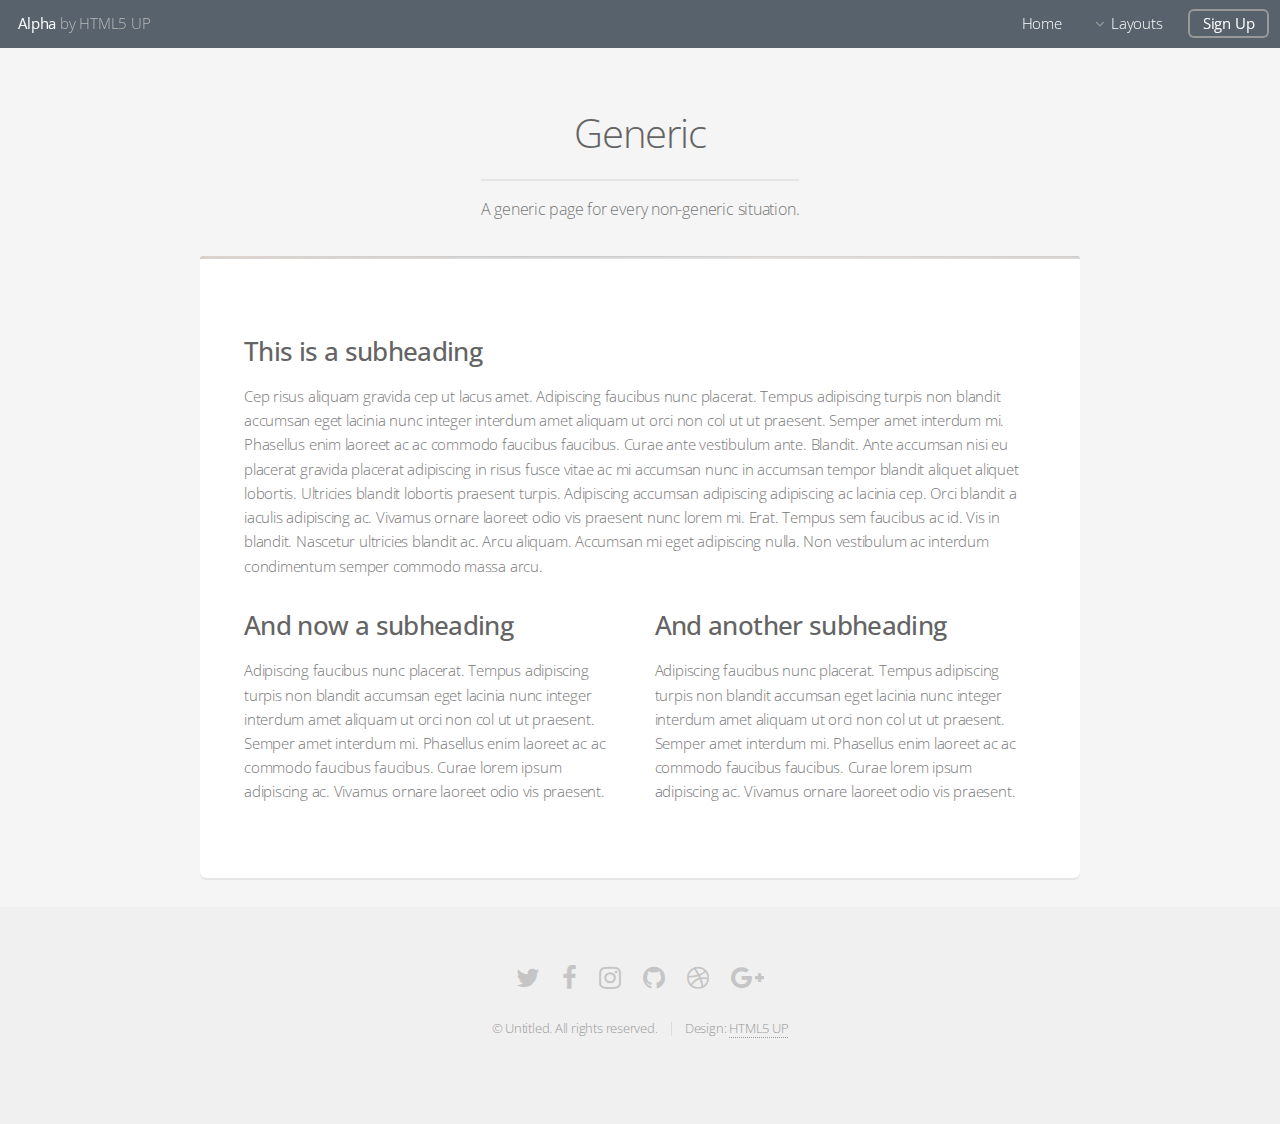
<file: generic.html>
<!DOCTYPE HTML>
<!--
	Alpha by HTML5 UP
	html5up.net | @n33co
	Free for personal and commercial use under the CCA 3.0 license (html5up.net/license)
-->
<html>
	<head>
		<title>Generic - Alpha by HTML5 UP</title>
		<meta charset="utf-8" />
		<meta name="viewport" content="width=device-width, initial-scale=1" />
		<!--[if lte IE 8]><script src="assets/js/ie/html5shiv.js"></script><![endif]-->
		<link rel="stylesheet" href="assets/css/main.css" />
		<!--[if lte IE 8]><link rel="stylesheet" href="assets/css/ie8.css" /><![endif]-->
	</head>
	<body>
		<div id="page-wrapper">

			<!-- Header -->
				<header id="header">
					<h1><a href="index.html">Alpha</a> by HTML5 UP</h1>
					<nav id="nav">
						<ul>
							<li><a href="index.html">Home</a></li>
							<li>
								<a href="#" class="icon fa-angle-down">Layouts</a>
								<ul>
									<li><a href="generic.html">Generic</a></li>
									<li><a href="contact.html">Contact</a></li>
									<li><a href="elements.html">Elements</a></li>
									<li>
										<a href="#">Submenu</a>
										<ul>
											<li><a href="#">Option One</a></li>
											<li><a href="#">Option Two</a></li>
											<li><a href="#">Option Three</a></li>
											<li><a href="#">Option Four</a></li>
										</ul>
									</li>
								</ul>
							</li>
							<li><a href="#" class="button">Sign Up</a></li>
						</ul>
					</nav>
				</header>

			<!-- Main -->
				<section id="main" class="container">
					<header>
						<h2>Generic</h2>
						<p>A generic page for every non-generic situation.</p>
					</header>
					<div class="box">
						<span class="image featured"><img src="images/pic01.jpg" alt="" /></span>
						<h3>This is a subheading</h3>
						<p>Cep risus aliquam gravida cep ut lacus amet. Adipiscing faucibus nunc placerat. Tempus adipiscing turpis non blandit accumsan eget lacinia nunc integer interdum amet aliquam ut orci non col ut ut praesent. Semper amet interdum mi. Phasellus enim laoreet ac ac commodo faucibus faucibus. Curae ante vestibulum ante. Blandit. Ante accumsan nisi eu placerat gravida placerat adipiscing in risus fusce vitae ac mi accumsan nunc in accumsan tempor blandit aliquet aliquet lobortis. Ultricies blandit lobortis praesent turpis. Adipiscing accumsan adipiscing adipiscing ac lacinia cep. Orci blandit a iaculis adipiscing ac. Vivamus ornare laoreet odio vis praesent nunc lorem mi. Erat. Tempus sem faucibus ac id. Vis in blandit. Nascetur ultricies blandit ac. Arcu aliquam. Accumsan mi eget adipiscing nulla. Non vestibulum ac interdum condimentum semper commodo massa arcu.</p>
						<div class="row">
							<div class="6u 12u(mobilep)">
								<h3>And now a subheading</h3>
								<p>Adipiscing faucibus nunc placerat. Tempus adipiscing turpis non blandit accumsan eget lacinia nunc integer interdum amet aliquam ut orci non col ut ut praesent. Semper amet interdum mi. Phasellus enim laoreet ac ac commodo faucibus faucibus. Curae lorem ipsum adipiscing ac. Vivamus ornare laoreet odio vis praesent.</p>
							</div>
							<div class="6u 12u(mobilep)">
								<h3>And another subheading</h3>
								<p>Adipiscing faucibus nunc placerat. Tempus adipiscing turpis non blandit accumsan eget lacinia nunc integer interdum amet aliquam ut orci non col ut ut praesent. Semper amet interdum mi. Phasellus enim laoreet ac ac commodo faucibus faucibus. Curae lorem ipsum adipiscing ac. Vivamus ornare laoreet odio vis praesent.</p>
							</div>
						</div>
					</div>
				</section>

			<!-- Footer -->
				<footer id="footer">
					<ul class="icons">
						<li><a href="#" class="icon fa-twitter"><span class="label">Twitter</span></a></li>
						<li><a href="#" class="icon fa-facebook"><span class="label">Facebook</span></a></li>
						<li><a href="#" class="icon fa-instagram"><span class="label">Instagram</span></a></li>
						<li><a href="#" class="icon fa-github"><span class="label">Github</span></a></li>
						<li><a href="#" class="icon fa-dribbble"><span class="label">Dribbble</span></a></li>
						<li><a href="#" class="icon fa-google-plus"><span class="label">Google+</span></a></li>
					</ul>
					<ul class="copyright">
						<li>&copy; Untitled. All rights reserved.</li><li>Design: <a href="http://html5up.net">HTML5 UP</a></li>
					</ul>
				</footer>

		</div>

		<!-- Scripts -->
			<script src="assets/js/jquery.min.js"></script>
			<script src="assets/js/jquery.dropotron.min.js"></script>
			<script src="assets/js/jquery.scrollgress.min.js"></script>
			<script src="assets/js/skel.min.js"></script>
			<script src="assets/js/util.js"></script>
			<!--[if lte IE 8]><script src="assets/js/ie/respond.min.js"></script><![endif]-->
			<script src="assets/js/main.js"></script>

	</body>
</html>
</file>
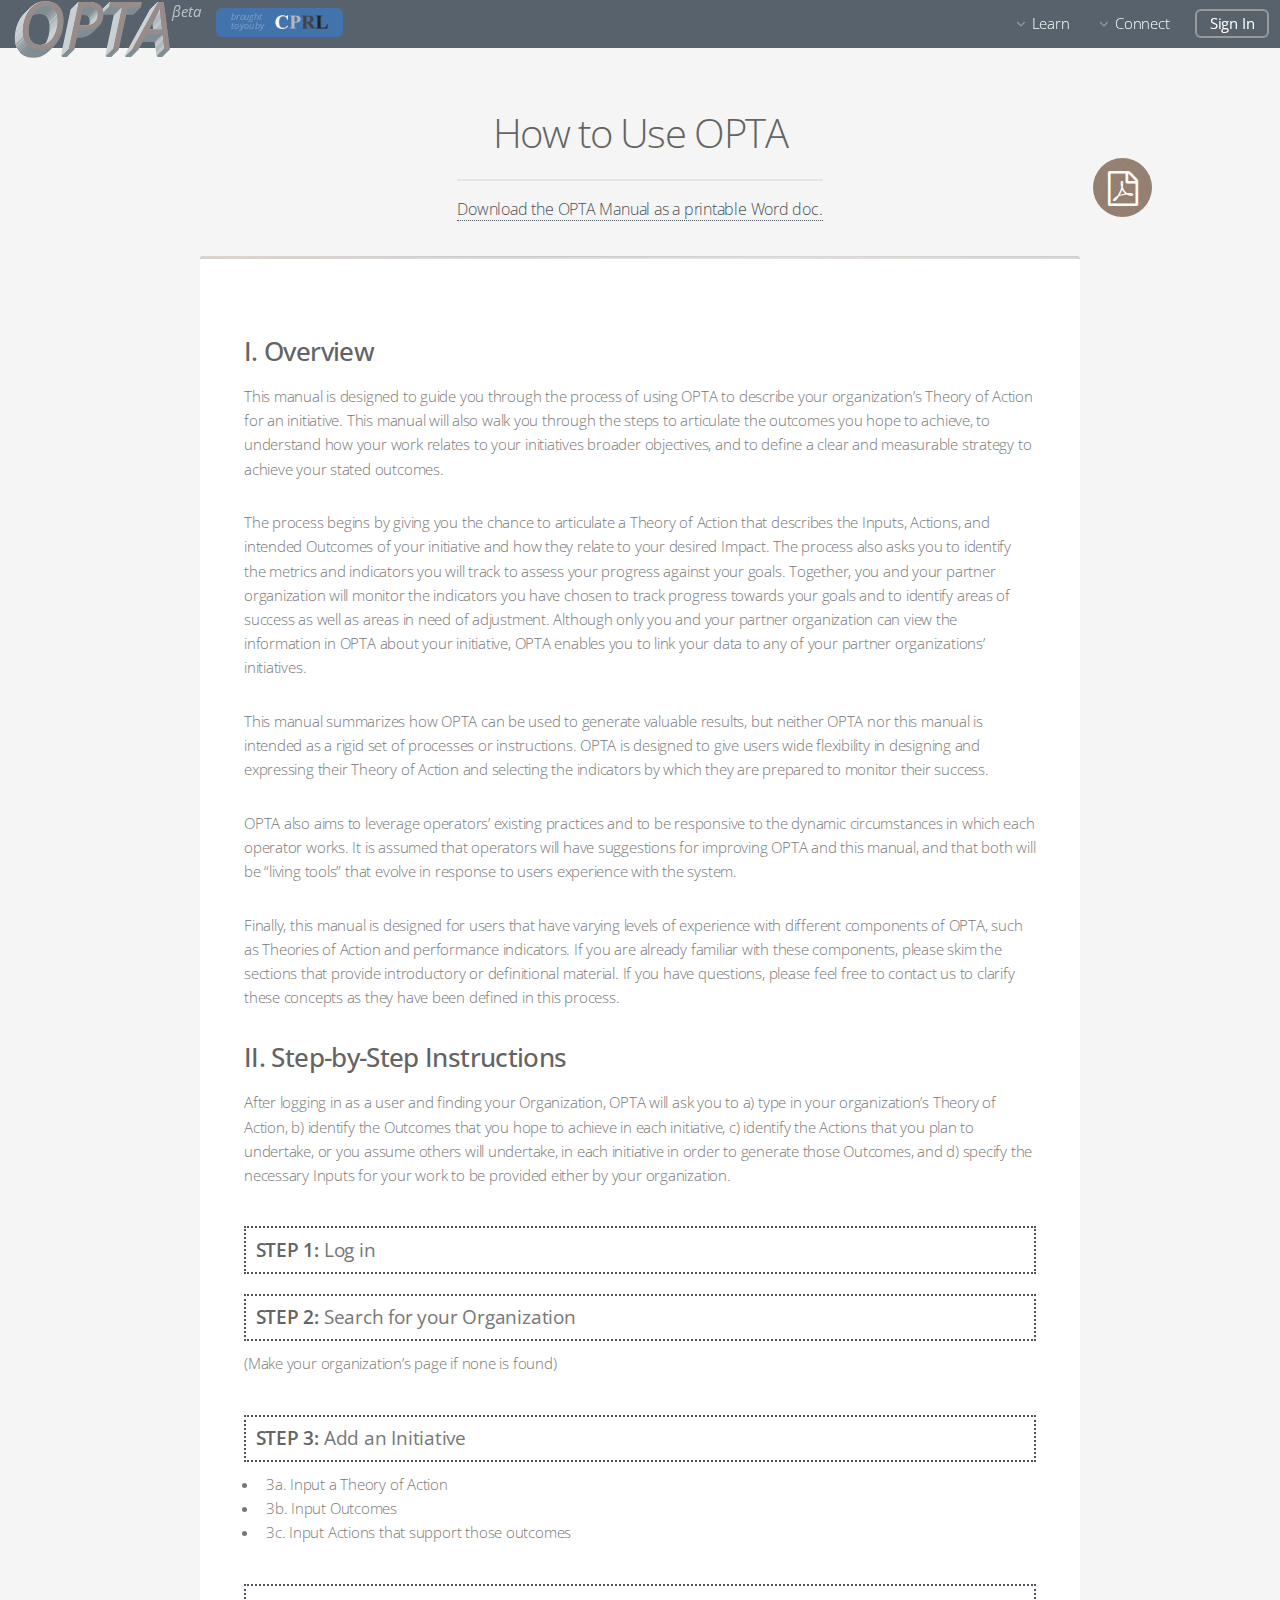
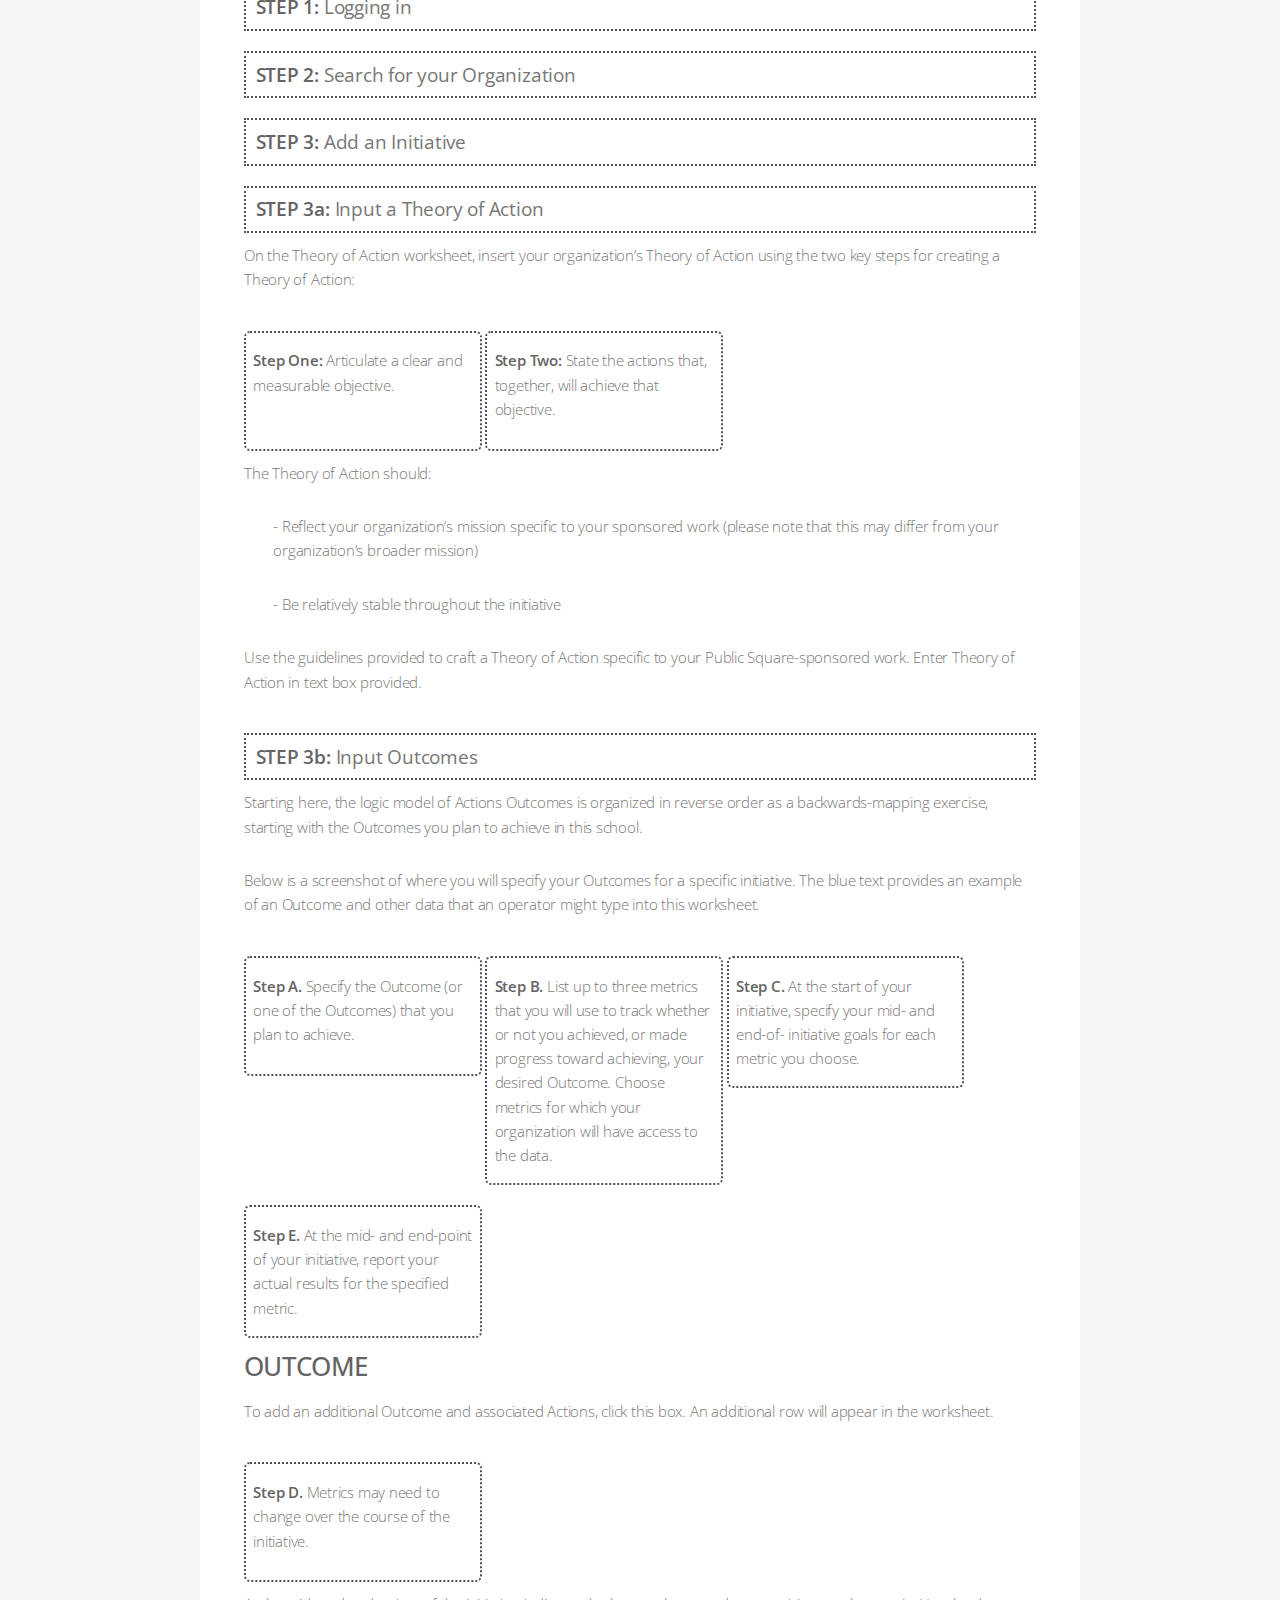
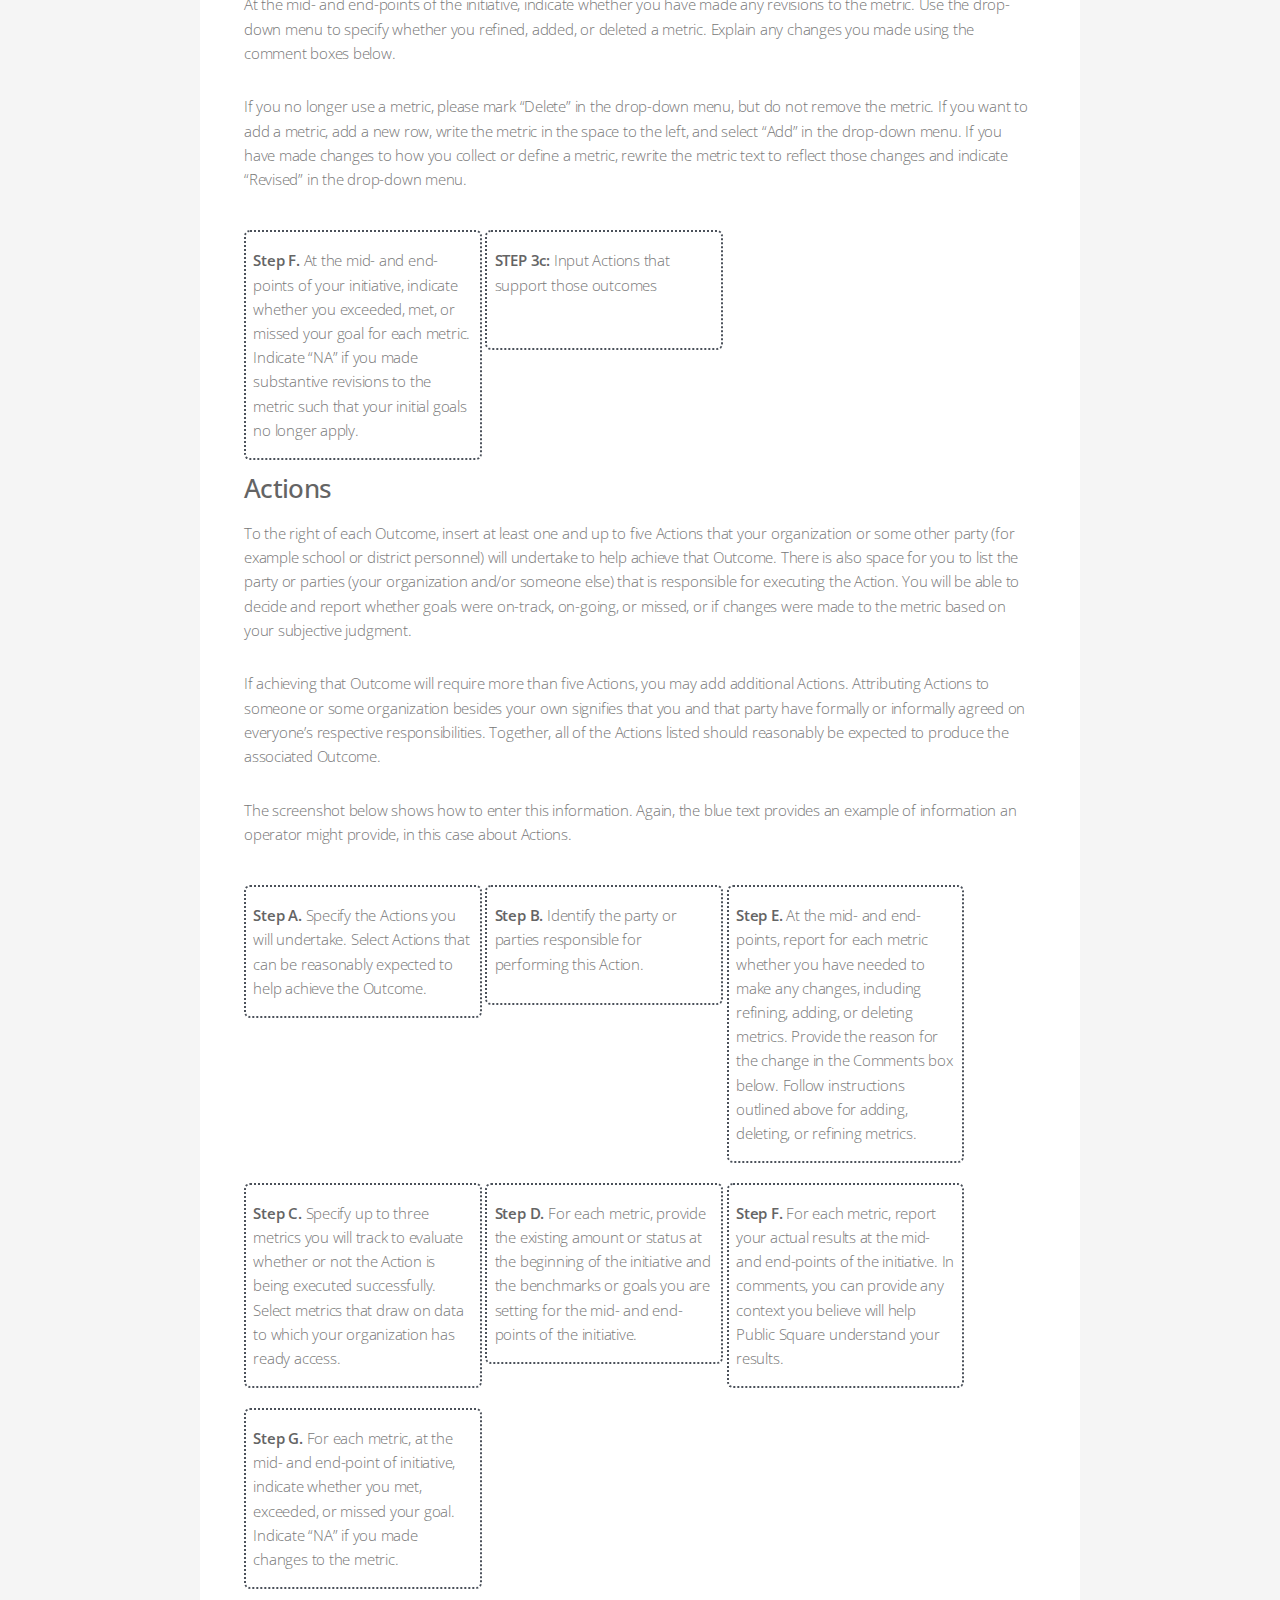
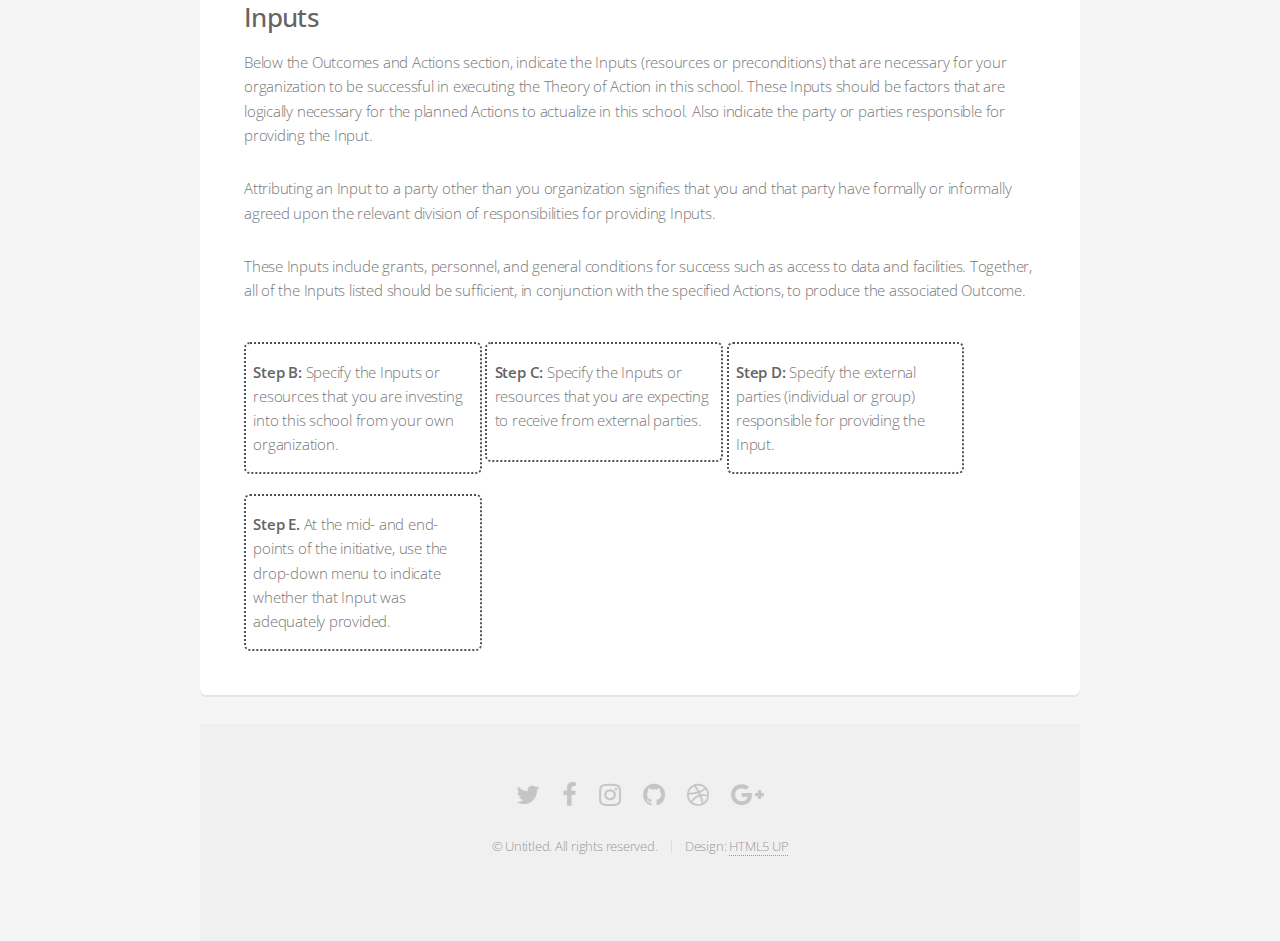
<file: howto.html>
<!DOCTYPE HTML>
<!--
	Alpha by HTML5 UP
	html5up.net | @n33co
	Free for personal and commercial use under the CCA 3.0 license (html5up.net/license)
-->
<html>
	<head>
		<title>OPTA(BETA) - How to Use OPTA</title>
		<meta charset="utf-8" />
		<meta name="viewport" content="width=device-width, initial-scale=1" />
		<!--[if lte IE 8]><script src="assets/js/ie/html5shiv.js"></script><![endif]-->
		<link rel="stylesheet" href="assets/css/main.css" />
		<!--[if lte IE 8]><link rel="stylesheet" href="assets/css/ie8.css" /><![endif]-->
	</head>
	<body>
		<div id="page-wrapper">			<!-- Header -->
				<header id="header">
					<h1><a href="index.html"><span class="logoOPTA">OPTA</span><sup class="beta">&beta;eta</sup></a> <span class="credit"> <a href="http://web.law.columbia.edu/public-research-leadership" target="_blank" class="navLink logo_CPRL"><div>brought to you by</div><img src="images/logo_CPRL.png" height="14" alt="CPRL" /></a></span></h1>
					<nav id="nav">
						<ul>
                                                             <li class="homebtn"><a href="index.html">Home</a></li>
							<li>
								<a href="#" class="icon fa-angle-down">Learn</a>
								<ul>
									<li><a href="about.html">About Theory of Action</a></li>
									<li><a href="logic.html">Logic Behind OPTA</a></li>
                                    <li><a href="howto.html">How to Use OPTA</a></li>                            			<ul>
											<li><a href="manual.html">OPTA Manual</a></li>
										</ul>
                                    <li><a href="interpreting.html">Interpreting Your Results</a></li>
									<li><a href="faqs.html">Frequently Asked Questions</a>
									</li>
								</ul>
                                <li>
								<a href="#" class="icon fa-angle-down">Connect</a>
								<ul>
									<li><a href="survey.html">Survey</a></li>
									<li><a href="contact.html">Contact</a></li>
								</ul>
							</li>
							</li>
							<li><a href="http://opta-tool.heroku.com" class="button">Sign In</a></li>
						</ul>
					</nav>
				</header>

			<!-- Main -->
				<section id="main" class="container">
					<header>
						<h2>How to Use OPTA</h2>
						<p><a href="The_OPTA_Manual.docx" target="_blank">Download the OPTA Manual as a printable Word doc.</a></p><span class="icon major accent2">
  <i class="fa fa-file-pdf-o  fa-3x fa-inverse sm"></i>
</span>
					</header>
					<div class="box">
						<span class="image featured"><img src="images/pic01.jpg" alt="" /></span>
                        
                        
                        <h3>I. Overview</h3>
						<p>
This manual is designed to guide you through the process of using OPTA to describe your organization’s Theory of Action for an initiative. This manual will also walk you through the steps to articulate the outcomes you hope to achieve, to understand how your work relates to your initiatives broader objectives, and to define a clear and measurable strategy to achieve your stated outcomes.</p>

<p>The process begins by giving you the chance to articulate a Theory of Action that describes the Inputs, Actions, and intended Outcomes of your initiative and how they relate to your 
desired Impact. The process also asks you to identify the metrics and indicators you will track to assess your progress against your goals.  Together, you and your partner organization will monitor the indicators you have chosen to track progress towards your goals and to identify areas of success as well as areas in need of adjustment. Although only  you and your partner organization can view the information in OPTA about your initiative, OPTA enables you to link your data to any of your partner organizations’ initiatives.</p>

<p>This manual summarizes how OPTA can be used to generate valuable results, but neither OPTA nor this manual is intended as a rigid set of processes or instructions. OPTA is designed to give users wide flexibility in designing and expressing their Theory of Action and selecting the indicators by which they are prepared to monitor their success.</p>

<p>OPTA also aims to leverage operators’ existing practices and to be responsive to the dynamic circumstances in which each operator works. It is assumed that operators will have suggestions for improving OPTA and this manual, and that both will be “living tools” that evolve in response to users experience with the system.</p>

<p>Finally, this manual is designed for users that have varying levels of experience with different components of OPTA, such as Theories of Action and performance indicators.  If you are already familiar with these components, please skim the sections that provide introductory or definitional material.  If you have questions, please feel free to contact us to clarify these concepts as they have been defined in this process.</p>
                        
                        
					  <h3>II. Step-by-Step Instructions</h3>
                      
<p>After logging in as a user and finding your Organization, OPTA will ask you to a) type in your organization’s Theory of Action, b) identify the Outcomes that you hope to achieve in each initiative, c) identify the Actions that you plan to undertake, or you assume others will undertake, in each initiative in order to generate those Outcomes, and d) specify the necessary Inputs for your work to be provided either by your organization.</p>

<div class="stepHead"><strong>STEP 1:</strong> Log in</div> 

<div class="stepHead"><strong>STEP 2:</strong> Search for your Organization</div> 

<p>(Make your organization’s page if none is found)</p> 

<div class="stepHead"><strong>STEP 3:</strong> Add an Initiative</div>  
<ul>
<li>3a. Input a Theory of Action </li>

<li>3b. Input Outcomes</li> 

<li>3c. Input Actions that support those outcomes</li>
                      </ul>
                      
                      
<div class="stepHead"><strong>STEP 1:</strong> Logging in</div> 

<div class="stepHead"><strong>STEP 2:</strong> Search for your Organization</div> 

<div class="stepHead"><strong>STEP 3:</strong> Add an Initiative</div> 

<div class="stepHead"><strong>STEP 3a:</strong> Input a Theory of Action</div> 

<p>On the Theory of Action worksheet, insert your organization’s Theory of Action using the two key steps for creating a Theory of Action:</p>

<div class="stepBox"><strong>Step One:</strong>  Articulate a clear and measurable objective.</div>  

<div class="stepBox"><strong>Step Two:</strong>  State the actions that, together, will achieve that objective.</div> 

<p>The Theory of Action should: </p>

<p class="setOff">- Reflect your organization’s mission specific to your sponsored work (please note that this may differ from your organization’s broader mission)</p>

<p class="setOff">- Be relatively stable throughout the initiative </p>

<p>Use the guidelines provided to craft a Theory of Action specific to your Public Square-sponsored work. Enter Theory of Action in text box provided.</p> 

<div class="stepHead"><strong>STEP 3b:</strong> Input Outcomes</div> 

<p>Starting here, the logic model of Actions  Outcomes is organized in reverse order as a backwards-mapping exercise, starting with the Outcomes you plan to achieve in this school.</p> 

<p>Below is a screenshot of where you will specify your Outcomes for a specific initiative. The blue text provides an example of an Outcome and other data that an operator might type into this worksheet.</p> 

<div class="stepBox"><strong>Step A.</strong> Specify the Outcome (or one of the Outcomes) that you plan to achieve.</div> 

<div class="stepBox"><strong>Step B.</strong>  List up to three metrics that you will use to track whether or not you achieved, or made progress toward achieving, your desired Outcome. Choose metrics for which your organization will have access to the data.</div> 

<div class="stepBox"><strong>Step C.</strong>  At the start of your initiative, specify your mid- and end-of- initiative goals for each metric you choose.</div> 

<div class="stepBox"><strong>Step E.</strong> At the mid- and end-point of your initiative, report your actual results for the specified metric.</div> 


<h3>OUTCOME</h3> 

<p>To add an additional Outcome and associated Actions, click this box. An additional row will appear in the worksheet.</p> 

<div class="stepBox"><strong>Step D.</strong> Metrics may need to change over the course of the initiative.</div> 

<p>At the mid- and end-points of the initiative, indicate whether you have made any revisions to the metric. Use the drop-down menu to specify whether you refined, added, or deleted a metric. Explain any changes you made using the comment boxes below.</p>

<p>If you no longer use a metric, please mark “Delete” in the drop-down menu, but do not remove the metric. If you want to add a metric, add a new row, write the metric in the space to the left, and select “Add” in the drop-down menu. If you have made changes to how you collect or define a metric, rewrite the metric text to reflect those changes and indicate “Revised” in the drop-down menu.</p> 

<div class="stepBox"><strong>Step F.</strong>  At the mid- and end-points of your initiative, indicate whether you exceeded, met, or missed your goal for each metric.

Indicate “NA” if you made substantive revisions to the metric such that your initial goals no longer apply.</div> 

<div class="stepBox"><strong>STEP 3c:</strong> Input Actions that support those outcomes</div> 

<h3>Actions</h3>

<p>To the right of each Outcome, insert at least one and up to five Actions that your organization or some other party (for example school or district personnel) will undertake to help achieve that Outcome. There is also space for you to list the party or parties (your organization and/or someone else) that is responsible for executing the Action. You will be able to decide and report whether goals were on-track, on-going, or missed, or if changes were made to the metric based on your subjective judgment.</p>

<p>If achieving that Outcome will require more than five Actions, you may add additional Actions. Attributing Actions to someone or some organization besides your own signifies that you and that party have formally or informally agreed on everyone’s respective responsibilities. Together, all of the Actions listed should reasonably be expected to produce the associated Outcome.</p>

<p>The screenshot below shows how to enter this information. Again, the blue text provides an example of information an operator might provide, in this case about Actions.</p>

<div class="stepBox"><strong>Step A.</strong> Specify the Actions you will undertake. Select Actions that can be reasonably expected to help achieve the Outcome.</div> 

<div class="stepBox"><strong>Step B.</strong>  Identify the party or parties responsible for performing this Action.</div> 

<div class="stepBox"><strong>Step E.</strong>  At the mid- and end-points, report for each metric whether you have needed to make any changes, including refining, adding, or deleting metrics. Provide the reason for the change in the Comments box below. Follow instructions outlined above for adding, deleting, or refining metrics.</div> 

<div class="stepBox"><strong>Step C.</strong>  Specify up to three metrics you will track to evaluate whether or not the Action is being executed successfully. Select metrics that draw on data to which your organization has ready access.</div>

<div class="stepBox"><strong>Step D.</strong> For each metric, provide the existing amount or status at the beginning of the initiative and the benchmarks or goals you are setting for the mid- and end-points of the initiative.</div> 

<div class="stepBox"><strong>Step F.</strong>  For each metric, report your actual results at the mid- and end-points of the initiative. In comments, you can provide any context you believe will help Public Square understand your results.</div> 

<div class="stepBox"><strong>Step G.</strong>  For each metric, at the mid- and end-point of initiative, indicate whether you met, exceeded, or missed your goal. Indicate “NA” if you made changes to the metric.</div> 

<h3>Inputs</h3> 

<p>Below the Outcomes and Actions section, indicate the Inputs (resources or preconditions) that are necessary for your organization to be successful in executing the Theory of Action in this school. These Inputs should be factors that are logically necessary for the planned Actions to actualize in this school. Also indicate the party or parties responsible for providing the Input.</p> 

<p>Attributing an Input to a party other than you organization signifies that you and that party have formally or informally agreed upon the relevant division of responsibilities for providing Inputs.</p> 

<p>These Inputs include grants, personnel, and general conditions for success such as access to data and facilities. Together, all of the Inputs listed should be sufficient, in conjunction with the specified Actions, to produce the associated Outcome.</p> 

<div class="stepBox"><strong>Step B:</strong>  Specify the Inputs or resources that you are investing into this school from your own organization.</div> 

<div class="stepBox"><strong>Step C:</strong>  Specify the Inputs or resources that you are expecting to receive from external parties.</div> 

<div class="stepBox"><strong>Step D:</strong>  Specify the external parties (individual or group) responsible for providing the Input.</div> 


<div class="stepBox"><strong>Step E.</strong>  At the mid- and end-points of the initiative, use the drop-down menu to indicate whether that Input was adequately provided.</div> 
                      
                      
                      
                      
                      
                      
                      
                      
                      
                      
					</div>
				<section></section>

			<!-- Footer -->
				<footer id="footer">
					<ul class="icons">
						<li><a href="#" class="icon fa-twitter"><span class="label">Twitter</span></a></li>
						<li><a href="#" class="icon fa-facebook"><span class="label">Facebook</span></a></li>
						<li><a href="#" class="icon fa-instagram"><span class="label">Instagram</span></a></li>
						<li><a href="#" class="icon fa-github"><span class="label">Github</span></a></li>
						<li><a href="#" class="icon fa-dribbble"><span class="label">Dribbble</span></a></li>
						<li><a href="#" class="icon fa-google-plus"><span class="label">Google+</span></a></li>
					</ul>
					<ul class="copyright">
						<li>&copy; Untitled. All rights reserved.</li><li>Design: <a href="http://html5up.net">HTML5 UP</a></li>
					</ul>
				</footer>

		
</section>
</div>
		<!-- Scripts -->
			<script src="assets/js/jquery.min.js"></script>
			<script src="assets/js/jquery.dropotron.min.js"></script>
			<script src="assets/js/jquery.scrollgress.min.js"></script>
			<script src="assets/js/skel.min.js"></script>
			<script src="assets/js/util.js"></script>
			<!--[if lte IE 8]><script src="assets/js/ie/respond.min.js"></script><![endif]-->
			<script src="assets/js/main.js"></script>

	</body>
</html>
</file>
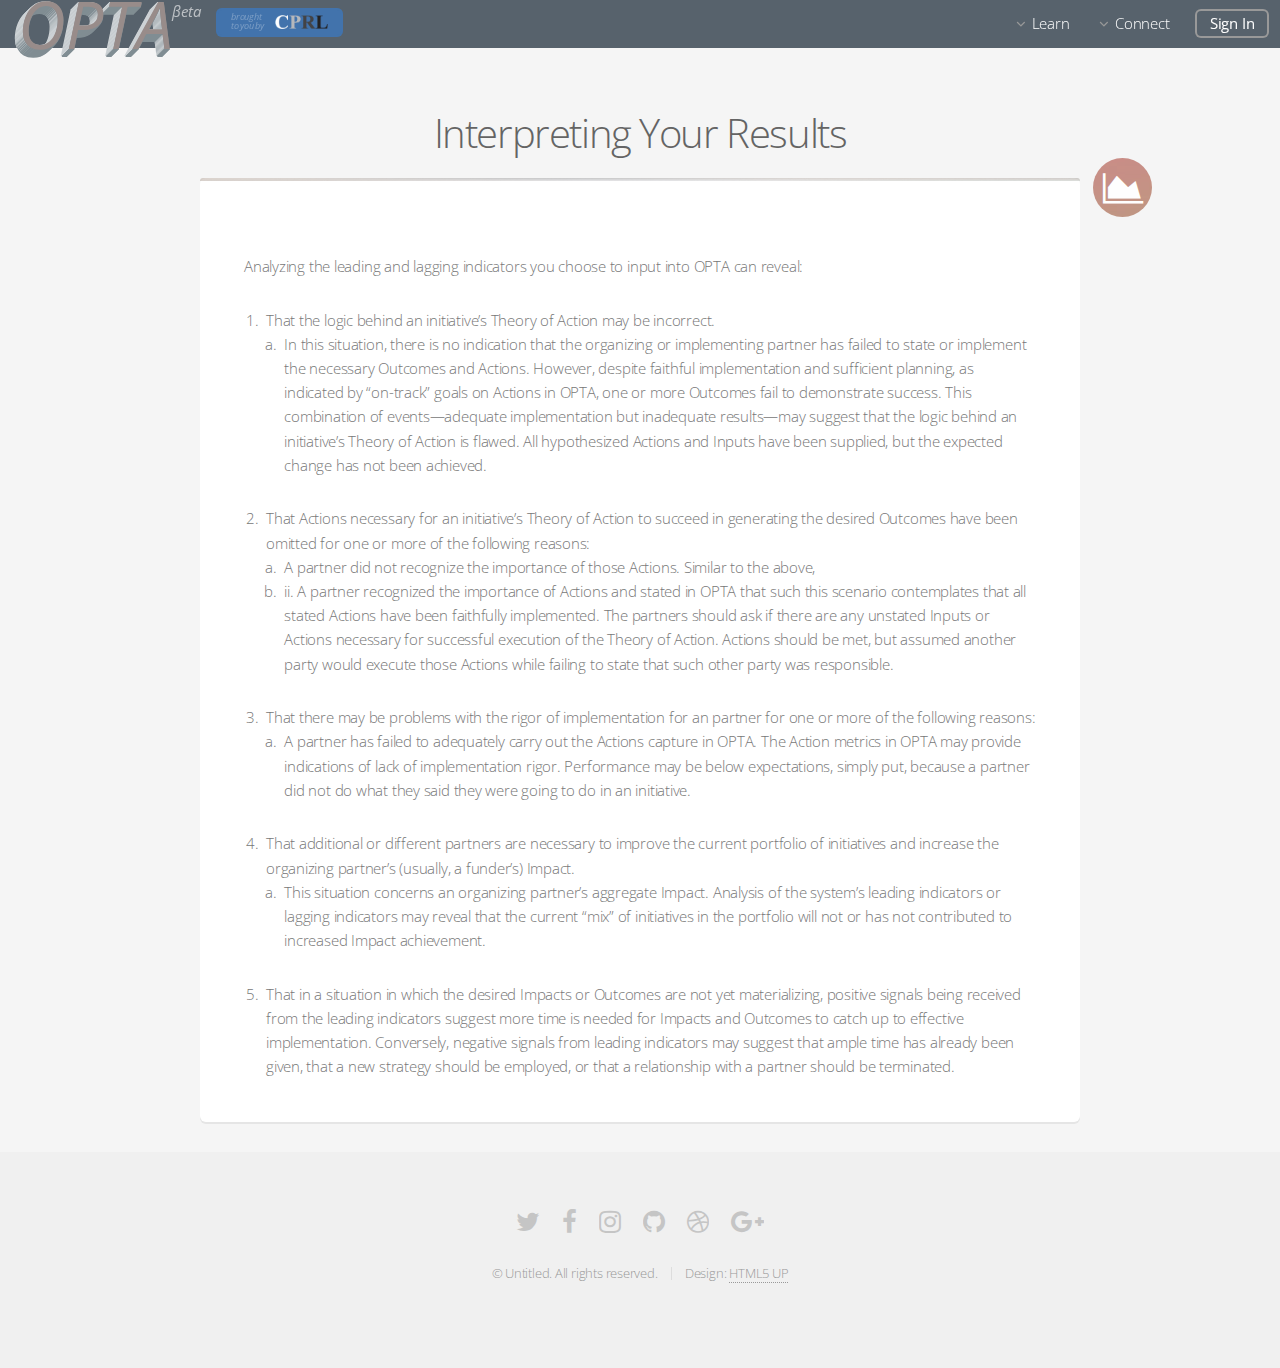
<file: interpreting.html>
<!DOCTYPE HTML>
<!--
	Alpha by HTML5 UP
	html5up.net | @n33co
	Free for personal and commercial use under the CCA 3.0 license (html5up.net/license)
-->
<html>
	<head>
		<title>OPTA(BETA) - Interpreting Your Results</title>
		<meta charset="utf-8" />
		<meta name="viewport" content="width=device-width, initial-scale=1" />
		<!--[if lte IE 8]><script src="assets/js/ie/html5shiv.js"></script><![endif]-->
		<link rel="stylesheet" href="assets/css/main.css" />
		<!--[if lte IE 8]><link rel="stylesheet" href="assets/css/ie8.css" /><![endif]-->
	</head>
	<body>
		<div id="page-wrapper">			<!-- Header -->
				<header id="header">
					<h1><a href="index.html"><span class="logoOPTA">OPTA</span><sup class="beta">&beta;eta</sup></a> <span class="credit"> <a href="http://web.law.columbia.edu/public-research-leadership" target="_blank" class="navLink logo_CPRL"><div>brought to you by</div><img src="images/logo_CPRL.png" height="14" alt="CPRL" /></a></span></h1>
					<nav id="nav">
						<ul>
                                                             <li class="homebtn"><a href="index.html">Home</a></li>
							<li>
								<a href="#" class="icon fa-angle-down">Learn</a>
								<ul>
									<li><a href="about.html">About Theory of Action</a></li>
									<li><a href="logic.html">Logic Behind OPTA</a></li>
                                    <li><a href="howto.html">How to Use OPTA</a></li>                            			<ul>
											<li><a href="manual.html">OPTA Manual</a></li>
										</ul>
                                    <li><a href="interpreting.html">Interpreting Your Results</a></li>
									<li><a href="faqs.html">Frequently Asked Questions</a>
									</li>
								</ul>
                                <li>
								<a href="#" class="icon fa-angle-down">Connect</a>
								<ul>
									<li><a href="survey.html">Survey</a></li>
									<li><a href="contact.html">Contact</a></li>
								</ul>
							</li>
							</li>
							<li><a href="http://opta-tool.heroku.com" class="button">Sign In</a></li>
						</ul>
					</nav>
				</header>

			<!-- Main -->
				<section id="main" class="container">
					<header>
						<h2>Interpreting Your Results</h2><span class="icon major accent3">
  <i class="fa fa-area-chart fa-3x fa-inverse sm"></i>
</span>
						
					</header>
					<div class="box">
						<span class="image featured"><img src="images/pic01.jpg" alt="" /></span>
                        
                        
                        
<p>Analyzing the leading and lagging indicators you choose to input into OPTA can reveal:</p>

<ol><li>That the logic behind an initiative’s Theory of Action may be incorrect.</li>

<ol class="lower-alpha"><li>In this situation, there is no indication that the organizing or implementing partner 

has failed to state or implement the necessary Outcomes and Actions. However, 

despite faithful implementation and sufficient planning, as indicated by “on-track” 

goals on Actions in OPTA, one or more Outcomes fail to demonstrate success. 

This combination of events—adequate implementation but inadequate 

results—may suggest that the logic behind an initiative’s Theory of Action is 

flawed. All hypothesized Actions and Inputs have been supplied, but the 

expected change has not been achieved.</li></ol> 

<li>That Actions necessary for an initiative’s Theory of Action to succeed in generating the 

desired Outcomes have been omitted for one or more of the following reasons:</li> 

<ol class="lower-alpha"><li>A partner did not recognize the importance of those Actions. Similar to the above, </li>

<li>ii. A partner recognized the importance of Actions and stated in OPTA that such 

this scenario contemplates that all stated Actions have been faithfully 

implemented. The partners should ask if there are any unstated Inputs or Actions 

necessary for successful execution of the Theory of Action. 

Actions should be met, but assumed another party would execute those Actions 

while failing to state that such other party was responsible. </li>
</ol>
<li>That there may be problems with the rigor of implementation for an partner for one or 

more of the following reasons:</li>

<ol class="lower-alpha"><li>A partner has failed to adequately carry out the Actions capture in OPTA. The 

Action metrics in OPTA may provide indications of lack of implementation rigor. 

Performance may be below expectations, simply put, because a partner did not 

do what they said they were going to do in an initiative.</li></ol>

<li>That additional or different partners are necessary to improve the current portfolio of 

initiatives and increase the organizing partner’s (usually, a funder’s) Impact.</li>

<ol class="lower-alpha"><li>This situation concerns an organizing partner’s aggregate Impact. Analysis of the 

system’s leading indicators or lagging indicators may reveal that the current “mix” 

of initiatives in the portfolio will not or has not contributed to increased Impact 

achievement.</li></ol> 

<li>That in a situation in which the desired Impacts or Outcomes are not yet materializing, 

positive signals being received from the leading indicators suggest more time is needed 

for Impacts and Outcomes to catch up to effective implementation. Conversely, negative 

signals from leading indicators may suggest that ample time has already been given, 

that a new strategy should be employed, or that a relationship with a partner should be 

terminated.</li></ol>
                        
                        
						
					</div>
				</section>

			<!-- Footer -->
				<footer id="footer">
					<ul class="icons">
						<li><a href="#" class="icon fa-twitter"><span class="label">Twitter</span></a></li>
						<li><a href="#" class="icon fa-facebook"><span class="label">Facebook</span></a></li>
						<li><a href="#" class="icon fa-instagram"><span class="label">Instagram</span></a></li>
						<li><a href="#" class="icon fa-github"><span class="label">Github</span></a></li>
						<li><a href="#" class="icon fa-dribbble"><span class="label">Dribbble</span></a></li>
						<li><a href="#" class="icon fa-google-plus"><span class="label">Google+</span></a></li>
					</ul>
					<ul class="copyright">
						<li>&copy; Untitled. All rights reserved.</li><li>Design: <a href="http://html5up.net">HTML5 UP</a></li>
					</ul>
				</footer>

		</div>

		<!-- Scripts -->
			<script src="assets/js/jquery.min.js"></script>
			<script src="assets/js/jquery.dropotron.min.js"></script>
			<script src="assets/js/jquery.scrollgress.min.js"></script>
			<script src="assets/js/skel.min.js"></script>
			<script src="assets/js/util.js"></script>
			<!--[if lte IE 8]><script src="assets/js/ie/respond.min.js"></script><![endif]-->
			<script src="assets/js/main.js"></script>

	</body>
</html>
</file>
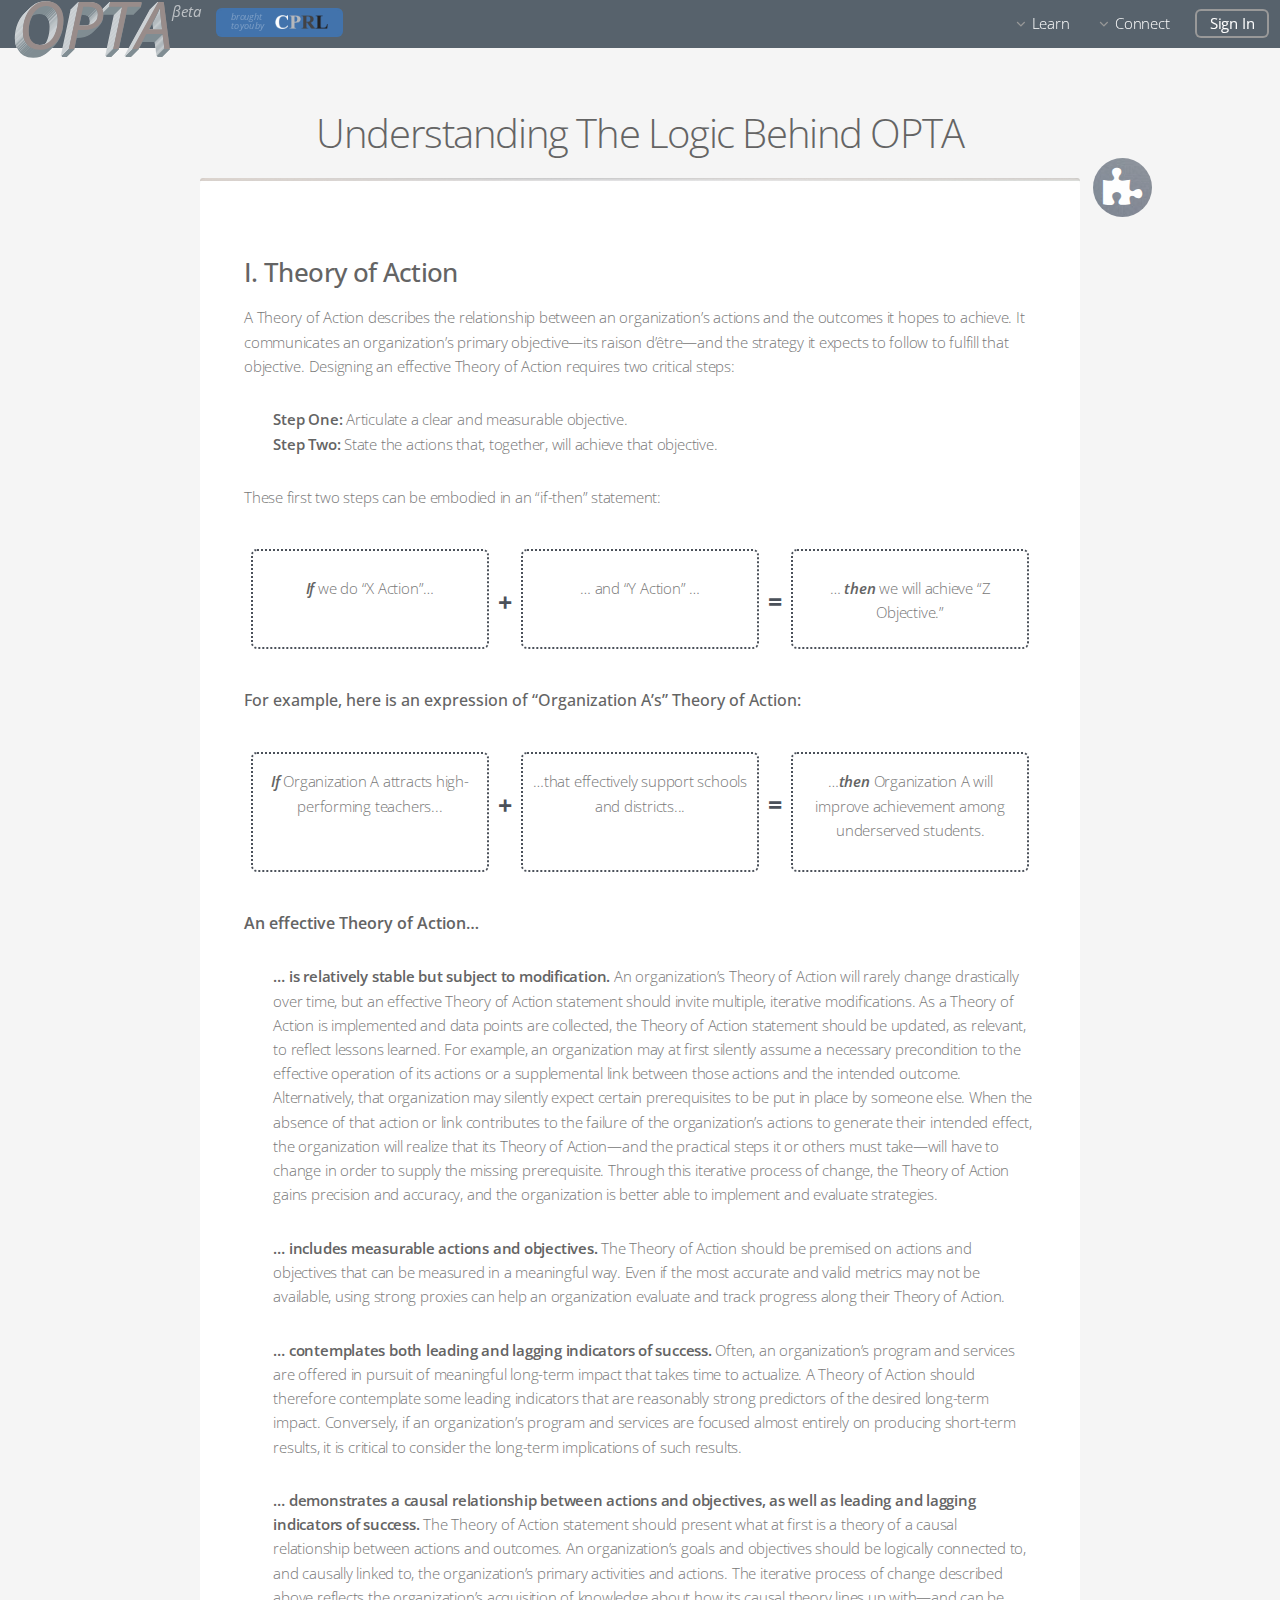
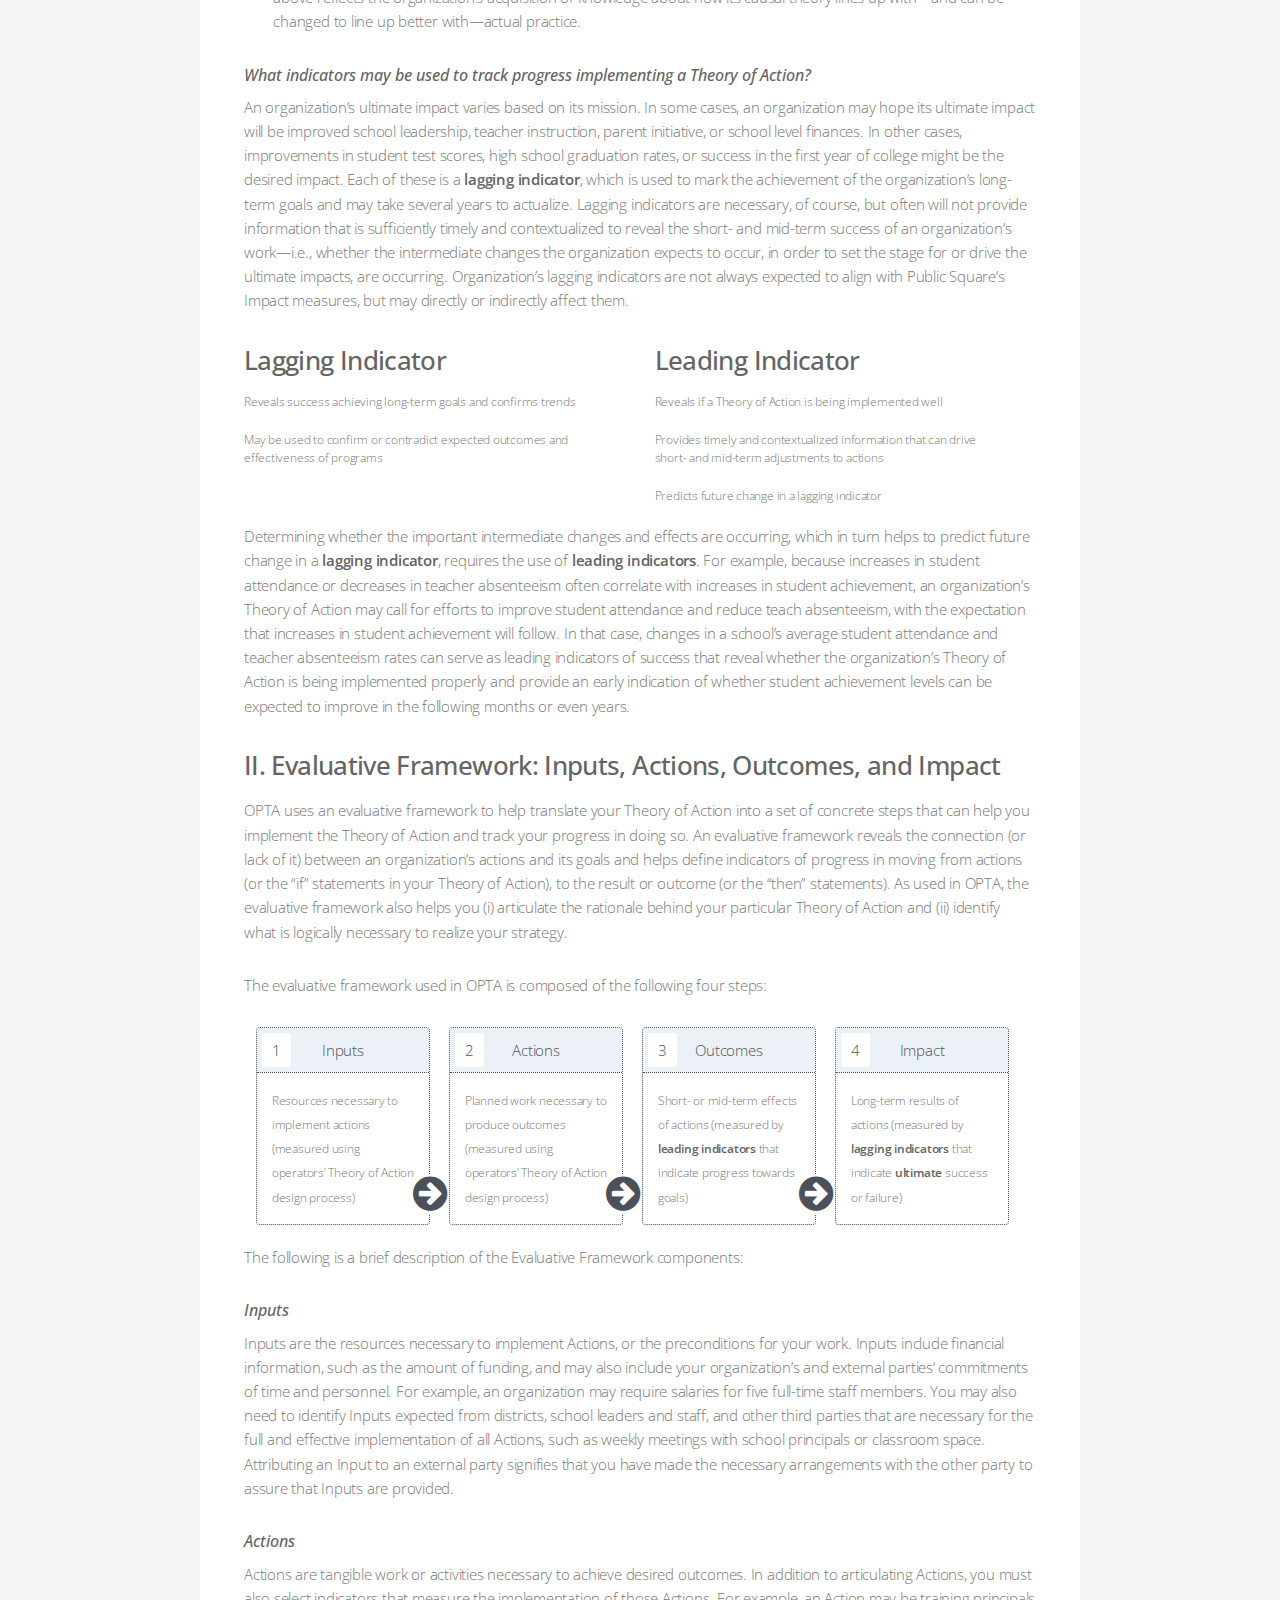
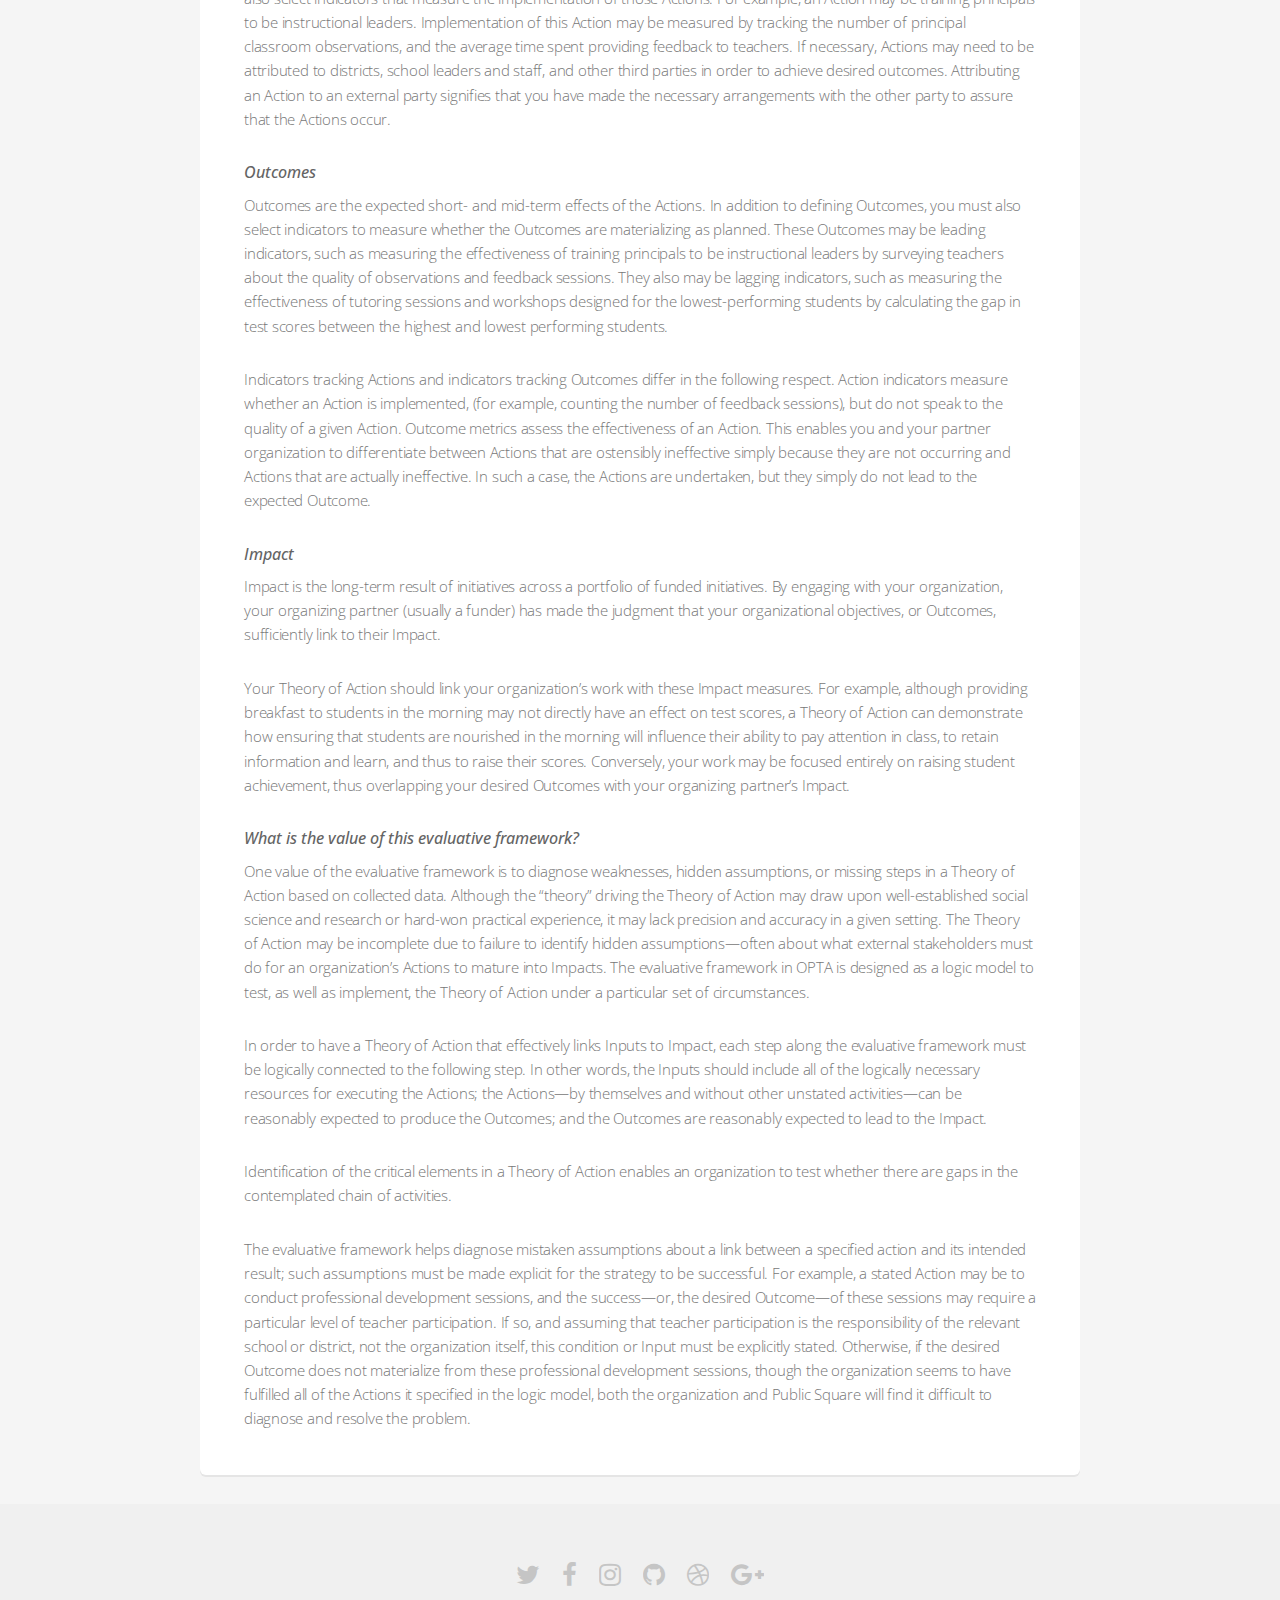
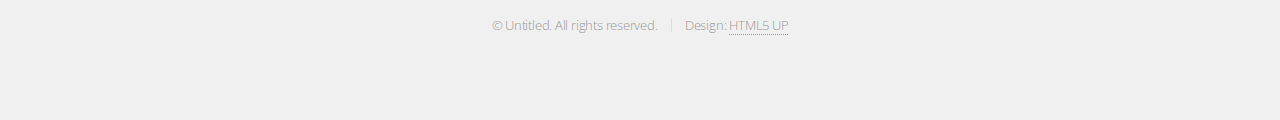
<file: logic.html>
<!DOCTYPE HTML>
<!--
	Alpha by HTML5 UP
	html5up.net | @n33co
	Free for personal and commercial use under the CCA 3.0 license (html5up.net/license)
-->
<html>
	<head>
		<title>OPTA(BETA) - Understanding The Logic Behind OPTA</title>
		<meta charset="utf-8" />
		<meta name="viewport" content="width=device-width, initial-scale=1" />
		<!--[if lte IE 8]><script src="assets/js/ie/html5shiv.js"></script><![endif]-->
		<link rel="stylesheet" href="assets/css/main.css" />
		<!--[if lte IE 8]><link rel="stylesheet" href="assets/css/ie8.css" /><![endif]-->
	</head>
	<body>
		<div id="page-wrapper">
  			<!-- Header -->
				<header id="header">
					<h1><a href="index.html"><span class="logoOPTA">OPTA</span><sup class="beta">&beta;eta</sup></a> <span class="credit"> <a href="http://web.law.columbia.edu/public-research-leadership" target="_blank" class="navLink logo_CPRL"><div>brought to you by</div><img src="images/logo_CPRL.png" height="14" alt="CPRL" /></a></span></h1> 
					<nav id="nav">
						<ul>
                                                             <li class="homebtn"><a href="index.html">Home</a></li>
							<li>
								<a href="#" class="icon fa-angle-down">Learn</a>
								<ul>
									<li><a href="about.html">About Theory of Action</a></li>
									<li><a href="logic.html">Logic Behind OPTA</a></li>
                                    <li><a href="howto.html">How to Use OPTA</a></li>                            			<ul>
											<li><a href="manual.html">OPTA Manual</a></li>
										</ul>
                                    <li><a href="interpreting.html">Interpreting Your Results</a></li>
									<li><a href="faqs.html">Frequently Asked Questions</a>
									</li>
								</ul>
                                <li>
								<a href="#" class="icon fa-angle-down">Connect</a>
								<ul>
									<li><a href="survey.html">Survey</a></li>
									<li><a href="contact.html">Contact</a></li>
								</ul>
							</li>
							</li>
							<li><a href="http://opta-tool.heroku.com" class="button">Sign In</a></li>
						</ul>
					</nav>
				</header>

			<!-- Main -->
				<section id="main" class="container">
					<header>
						<h2>Understanding The Logic Behind OPTA</h2><span class="icon major accent5">
  <i class="fa fa-puzzle-piece fa-4x fa-inverse"></i>
</span>
					</header>
					<div class="box">
						<span class="image featured"><img src="images/pic01.jpg" alt="" /></span>
						<h3>I.  Theory of Action</h3>
					

<p>A Theory of Action describes the relationship between an organization’s actions and the outcomes it hopes to achieve. It communicates an organization’s primary objective—its raison d’être—and the strategy it expects to follow to fulfill that objective. Designing an effective Theory of Action requires two critical steps:</p> 

  <p class="setOff"><strong>Step One:</strong> Articulate a clear and measurable objective.<br><strong>Step Two:</strong> State the actions that, together, will achieve that objective.</p> 

<p>These first two steps can be embodied in an “if-then” statement:</p> 

<div class="diagram_toa toaformula"><div class="stepBox"><em><strong>If</strong></em> we do “X Action”…</div>
<div class="stepBtw">+</div>
<div class="stepBox">… and “Y Action” …</div>
<div class="stepBtw">=</div>
<div class="stepBox">… <em><strong>then</strong></em> we will achieve “Z Objective.”</div></div>

<p><h4>For example, here is an expression of “Organization A’s” Theory of Action:</h4></p>

<div class="diagram_toa"><div class="stepBox"><em><strong>If</strong></em> Organization A attracts high-performing teachers...</div> 
<div class="stepBtw">+</div>
<div class="stepBox">…that effectively support schools and districts...</div> 
<div class="stepBtw">=</div>
<div class="stepBox">…<strong><em>then</em></strong> Organization A will improve achievement among underserved students.</div></div>

<p><h4><strong>An effective Theory of Action…</strong></h4></p>

<p class="setOff"><strong>… is relatively stable but subject to modification.</strong> An organization’s Theory of Action will rarely change drastically over time, but an effective Theory of Action statement should invite multiple, iterative modifications. As a Theory of Action is implemented and data points are collected, the Theory of Action statement should be updated, as relevant, to reflect lessons learned. For example, an organization may at first silently assume a necessary precondition to the effective operation of its actions or a supplemental link between those actions and the intended outcome. Alternatively, that organization may silently expect certain prerequisites to be put in place by someone else. When the absence of that action or link contributes to the failure of the organization’s actions to generate their intended effect, the organization will realize that its Theory of Action—and the practical steps it or others must take—will have to change in order to supply the missing prerequisite. Through this iterative process of change, the Theory of Action gains precision and accuracy, and the organization is better able to implement and evaluate strategies.</p>

<p class="setOff"><strong>… includes measurable actions and objectives.</strong> The Theory of Action should be premised on actions and objectives that can be measured in a meaningful way. Even if the most accurate and valid metrics may not be available, using strong proxies can help an organization evaluate and track progress along their Theory of Action.</p>

<p class="setOff"><strong>… contemplates both leading and lagging indicators of success.</strong> Often, an organization’s program and services are offered in pursuit of meaningful long-term impact that takes time to actualize. A Theory of Action should therefore contemplate some leading indicators that are reasonably strong predictors of the desired long-term impact. Conversely, if an organization’s program and services are focused almost entirely on producing short-term results, it is critical to consider the long-term implications of such results.</p>

<p class="setOff"><strong>… demonstrates a causal relationship between actions and objectives, as well as leading and lagging indicators of success.</strong> The Theory of Action statement should present what at first is a theory of a causal relationship between actions and outcomes. An organization’s goals and objectives should be logically connected to, and causally linked to, the organization’s primary activities and actions. The iterative process of change described above reflects the organization’s acquisition of knowledge about how its causal theory lines up with—and can be changed to line up better with—actual practice.</p>

<h4><em>What indicators may be used to track progress implementing a Theory of Action?</em></h4> 

<p>An organization’s ultimate impact varies based on its mission. In some cases, an organization may hope its ultimate impact will be improved school leadership, teacher instruction, parent initiative, or school level finances. In other cases, improvements in student test scores, high school graduation rates, or success in the first year of college might be the desired impact. Each of these is a <strong>lagging indicator</strong>, which is used to mark the achievement of the organization’s long-term goals and may take several years to actualize. Lagging indicators are necessary, of course, but often will not provide information that is sufficiently timely and contextualized to reveal the short- and mid-term success of an organization’s work—i.e., whether the intermediate changes the organization expects to occur, in order to set the stage for or drive the ultimate impacts, are occurring. Organization’s lagging indicators are not always expected to align with Public Square’s Impact measures, but may directly or indirectly affect them.</p>

<div class="row">
  <div class="6u 12u(mobilep)">
    <h3>Lagging Indicator</h3>
    <p class="setOff2">Reveals success achieving long-term goals and confirms trends</p> 

<p class="setOff2">May be used to confirm or contradict expected outcomes and effectiveness of programs </p>
  </div>
  <div class="6u 12u(mobilep)">
    <h3>Leading Indicator</h3>
    <p class="setOff2">Reveals if a Theory of Action is being implemented well</p>

<p class="setOff2">Provides timely and contextualized information that can drive short- and mid-term adjustments to actions</p>

<p class="setOff2">Predicts future change in a lagging indicator</p>
  </div>
</div>

<p>Determining whether the important intermediate changes and effects are occurring, which in turn helps to predict future change in a <strong>lagging indicator</strong>, requires the use of <strong>leading indicators</strong>. For example, because increases in student attendance or decreases in teacher absenteeism often correlate with increases in student achievement, an organization’s Theory of Action may call for efforts to improve student attendance and reduce teach absenteeism, with the expectation that increases in student achievement will follow. In that case, changes in a school’s average student attendance and teacher absenteeism rates can serve as leading indicators of success that reveal whether the organization’s Theory of Action is being implemented properly and provide an early indication of whether student achievement levels can be expected to improve in the following months or even years.</p>

<h3>II.  Evaluative Framework: Inputs, Actions, Outcomes, and Impact</h3>
						<p>OPTA uses an evaluative framework to help translate your Theory of Action into a set of concrete steps that can help you implement the Theory of Action and track your progress in doing so. An evaluative framework reveals the connection (or lack of it) between an organization’s actions and its goals and helps define indicators of progress in moving from actions (or the “if” statements in your Theory of Action), to the result or outcome (or the  “then” statements). As used in OPTA, the evaluative framework also helps you (i) articulate the rationale behind your particular Theory of Action and (ii) identify what is logically necessary to realize your strategy. </p>

<p>The evaluative framework used in OPTA is composed of the following four steps:</p>
                        
 <div class="panels">                       
                        
<div class="panel panel-info">
  <div class="panel-heading"><span>1</span> Inputs <i class="fa fa-arrow-circle-right" aria-hidden="true"></i></div>
  <div class="panel-body">
    Resources necessary to implement actions (measured using operators’ Theory of Action design process)
  </div>
</div>
                        
<div class="panel panel-info">
  <div class="panel-heading"><span>2</span> Actions <i class="fa fa-arrow-circle-right" aria-hidden="true"></i></div>
  <div class="panel-body">
    Planned work necessary to produce outcomes (measured using operators’ Theory of Action design process)
  </div>
</div>
           
<div class="panel panel-info">
  <div class="panel-heading"><span>3</span> Outcomes <i class="fa fa-arrow-circle-right" aria-hidden="true"></i></div>
  <div class="panel-body">
    Short- or mid-term effects of actions (measured by <strong>leading indicators</strong> that indicate progress towards goals) </div>
</div>
           
<div class="panel panel-info">
  <div class="panel-heading"><span>4</span> Impact </div>
  <div class="panel-body">
    Long-term results of actions (measured by <strong>lagging indicators</strong> that indicate <strong>ultimate</strong> success or failure) </div>
</div>
           
</div>
                        
                        
                        
                        
                        
						<p>The following is a brief description of the Evaluative Framework components:</p>

                      <h4><em>Inputs</em></h4>
                      
                      <p>Inputs are the resources necessary to implement Actions, or the preconditions for your work. Inputs include financial information, such as the amount of funding, and may also include your organization’s and external parties’ commitments of time and personnel. For example, an organization may require salaries for five full-time staff members. You may also need to identify Inputs expected from districts, school leaders and staff, and other third parties that are necessary for the full and effective implementation of all Actions, such as weekly meetings with school principals or classroom space. Attributing an Input to an external party signifies that you have made the necessary arrangements with the other party to assure that Inputs are provided.</p>

<h4><em>Actions</em></h4>

<p>Actions are tangible work or activities necessary to achieve desired outcomes. In addition to articulating Actions, you must also select indicators that measure the implementation of those Actions. For example, an Action may be training principals to be instructional leaders. Implementation of this Action may be measured by tracking the number of principal classroom observations, and the average time spent providing feedback to teachers. If necessary, Actions may need to be attributed to districts, school leaders and staff, and other third parties in order to achieve desired outcomes. Attributing an Action to an external party signifies that you have made the necessary arrangements with the other party to assure that the Actions occur.</p>

<h4><em>Outcomes</em></h4>

<p>Outcomes are the expected short- and mid-term effects of the Actions. In addition to defining Outcomes, you must also select indicators to measure whether the Outcomes are materializing as planned. These Outcomes may be leading indicators, such as measuring the effectiveness of training principals to be instructional leaders by surveying teachers about the quality of observations and feedback sessions. They also may be lagging indicators, such as measuring the effectiveness of tutoring sessions and workshops designed for the lowest-performing students by calculating the gap in test scores between the highest and lowest performing students.</p>

<p>Indicators tracking Actions and indicators tracking Outcomes differ in the following respect. Action indicators measure whether an Action is implemented, (for example, counting the number of feedback sessions), but do not speak to the quality of a given Action. Outcome metrics assess the effectiveness of an Action. This enables you and your partner organization to differentiate between Actions that are ostensibly ineffective simply because they are not occurring and Actions that are actually ineffective. In such a case, the Actions are undertaken, but they simply do not lead to the expected Outcome.</p>

<h4><em>Impact</em></h4>

<p>Impact is the long-term result of initiatives across a portfolio of funded initiatives. By engaging with your organization, your organizing partner (usually a funder) has made the judgment that your organizational objectives, or Outcomes, sufficiently link to their Impact.</p>

<p>Your Theory of Action should link your organization’s work with these Impact measures. For  example, although providing breakfast to students in the morning may not directly have an effect on test scores, a Theory of Action can demonstrate how ensuring that students are nourished in the morning will influence their ability to pay attention in class, to retain information and learn, and thus to raise their scores.  Conversely, your work may be focused entirely on raising student achievement, thus overlapping your desired Outcomes with your organizing partner’s Impact.</p> 

<h4><em>What is the value of this evaluative framework?</em></h4>

<p>One value of the evaluative framework is to diagnose weaknesses, hidden assumptions, or missing steps in a Theory of Action based on collected data. Although the “theory” driving the Theory of Action may draw upon well-established social science and research or hard-won practical experience, it may lack precision and accuracy in a given setting. The Theory of Action may be incomplete due to failure to identify hidden assumptions—often about what external stakeholders must do for an organization’s Actions to mature into Impacts. The evaluative framework in OPTA is designed as a logic model to test, as well as implement, the Theory of Action under a particular set of circumstances.</p> 

<p>In order to have a Theory of Action that effectively links Inputs to Impact, each step along the evaluative framework must be logically connected to the following step. In other words, the Inputs should include all of the logically necessary resources for executing the Actions; the Actions—by themselves and without other unstated activities—can be reasonably expected to produce the Outcomes; and the Outcomes are reasonably expected to lead to the Impact.</p>

<p>Identification of the critical elements in a Theory of Action enables an organization to test whether there are gaps in the contemplated chain of activities.</p>

<p>The evaluative framework helps diagnose mistaken assumptions about a link between a specified action and its intended result; such assumptions must be made explicit for the strategy to be successful. For example, a stated Action may be to conduct professional development sessions, and the success—or, the desired Outcome—of these sessions may require a particular level of teacher participation. If so, and assuming that teacher participation is the responsibility of the relevant school or district, not the organization itself, this condition or Input must be explicitly stated. Otherwise, if the desired Outcome does not materialize from these professional development sessions, though the organization seems to have fulfilled all of the Actions it specified in the logic model, both the organization and Public Square will find it difficult to diagnose and resolve the problem.</p>



						
					</div>
				</section>

			<!-- Footer -->
				<footer id="footer">
					<ul class="icons">
						<li><a href="#" class="icon fa-twitter"><span class="label">Twitter</span></a></li>
						<li><a href="#" class="icon fa-facebook"><span class="label">Facebook</span></a></li>
						<li><a href="#" class="icon fa-instagram"><span class="label">Instagram</span></a></li>
						<li><a href="#" class="icon fa-github"><span class="label">Github</span></a></li>
						<li><a href="#" class="icon fa-dribbble"><span class="label">Dribbble</span></a></li>
						<li><a href="#" class="icon fa-google-plus"><span class="label">Google+</span></a></li>
					</ul>
					<ul class="copyright">
						<li>&copy; Untitled. All rights reserved.</li><li>Design: <a href="http://html5up.net">HTML5 UP</a></li>
					</ul>
				</footer>

		</div>

		<!-- Scripts -->
			<script src="assets/js/jquery.min.js"></script>
			<script src="assets/js/jquery.dropotron.min.js"></script>
			<script src="assets/js/jquery.scrollgress.min.js"></script>
			<script src="assets/js/skel.min.js"></script>
			<script src="assets/js/util.js"></script>
			<!--[if lte IE 8]><script src="assets/js/ie/respond.min.js"></script><![endif]-->
			<script src="assets/js/main.js"></script>

	</body>
</html>
</file>
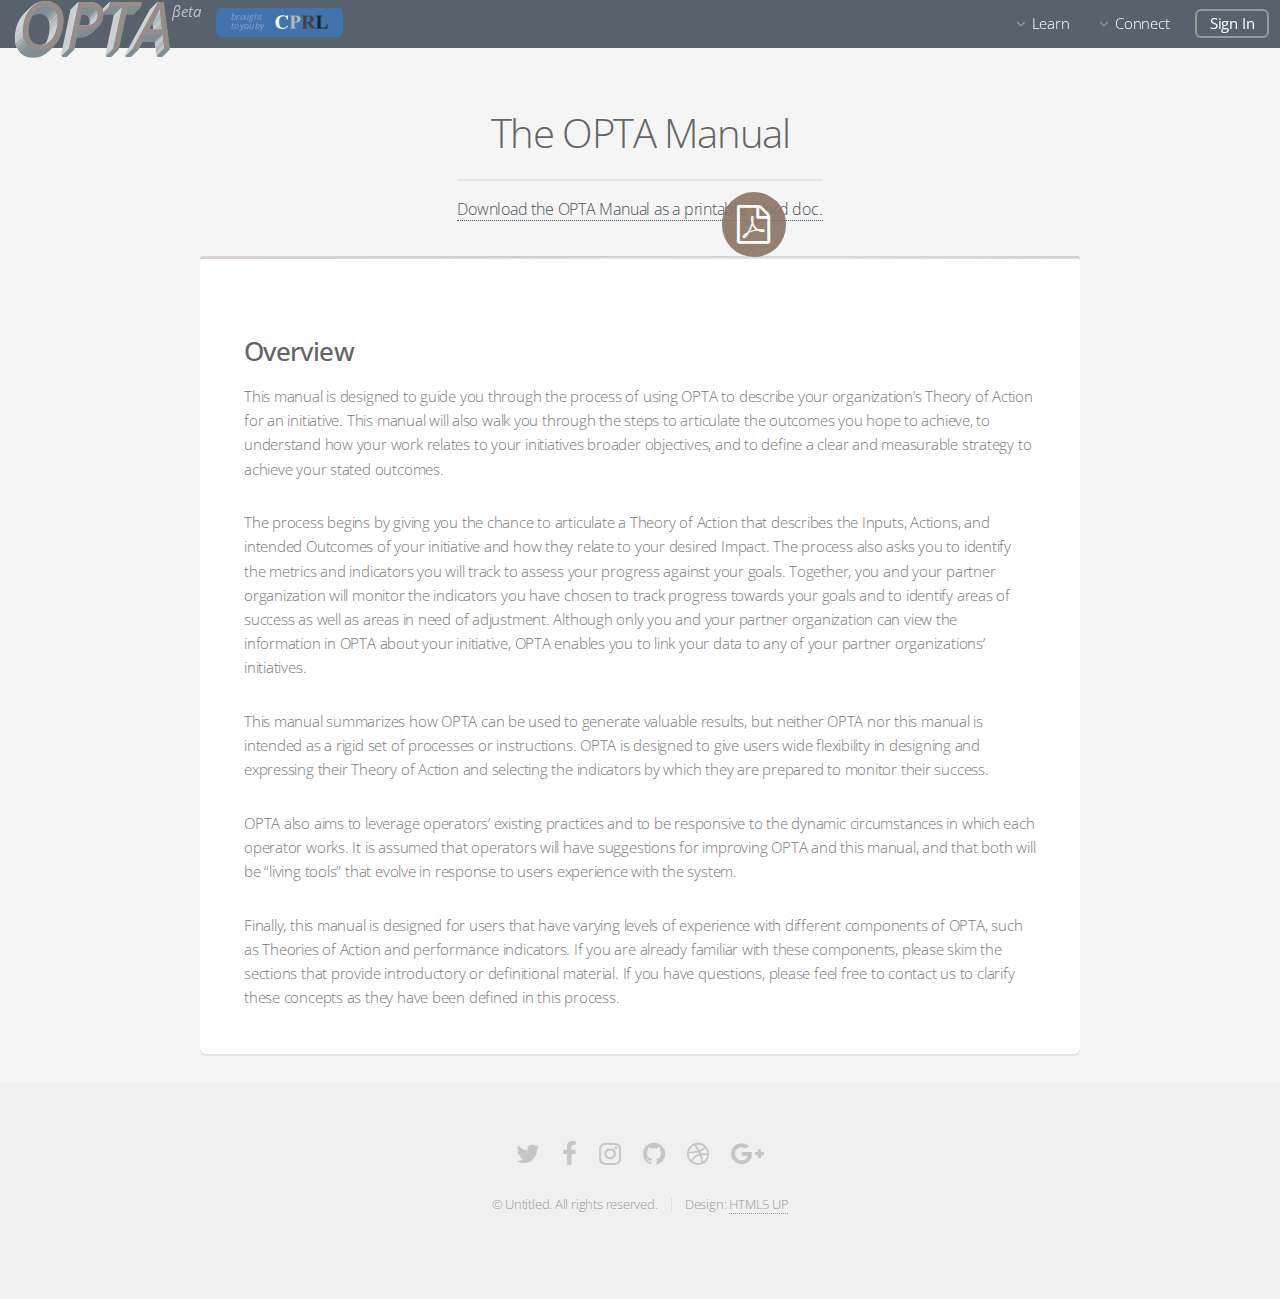
<file: manual.html>
<!DOCTYPE HTML>
<!--
	Alpha by HTML5 UP
	html5up.net | @n33co
	Free for personal and commercial use under the CCA 3.0 license (html5up.net/license)
-->
<html>
	<head>
		<title>OPTA(BETA) - The OPTA Manual</title>
		<meta charset="utf-8" />
		<meta name="viewport" content="width=device-width, initial-scale=1" />
		<!--[if lte IE 8]><script src="assets/js/ie/html5shiv.js"></script><![endif]-->
		<link rel="stylesheet" href="assets/css/main.css" />
		<!--[if lte IE 8]><link rel="stylesheet" href="assets/css/ie8.css" /><![endif]-->
	</head>
	<body>
		<div id="page-wrapper">			<!-- Header -->
				<header id="header">
					<h1><a href="index.html"><span class="logoOPTA">OPTA</span><sup class="beta">&beta;eta</sup></a> <span class="credit"> <a href="http://web.law.columbia.edu/public-research-leadership" target="_blank" class="navLink logo_CPRL"><div>brought to you by</div><img src="images/logo_CPRL.png" height="14" alt="CPRL" /></a></span></h1>
					<nav id="nav">
						<ul>
                                                             <li class="homebtn"><a href="index.html">Home</a></li>
							<li>
								<a href="#" class="icon fa-angle-down">Learn</a>
								<ul>
									<li><a href="about.html">About Theory of Action</a></li>
									<li><a href="logic.html">Logic Behind OPTA</a></li>
                                    <li><a href="howto.html">How to Use OPTA</a></li>                            			<ul>
											<li><a href="manual.html">OPTA Manual</a></li>
										</ul>
                                    <li><a href="interpreting.html">Interpreting Your Results</a></li>
									<li><a href="faqs.html">Frequently Asked Questions</a>
									</li>
								</ul>
                                <li>
								<a href="#" class="icon fa-angle-down">Connect</a>
								<ul>
									<li><a href="survey.html">Survey</a></li>
									<li><a href="contact.html">Contact</a></li>
								</ul>
							</li>
							</li>
							<li><a href="http://opta-tool.heroku.com" class="button">Sign In</a></li>
						</ul>
					</nav>
				</header>

			<!-- Main -->
				<section id="main" class="container">
					<header>
						<h2>The OPTA Manual</h2>
						<p><a href="The_OPTA_Manual.docx" target="_blank">Download the OPTA Manual as a printable Word doc.</a><span class="icon major accent2">
  <i class="fa fa-file-pdf-o  fa-3x fa-inverse sm"></i>
</span></p>
					</header>
					<div class="box">
						<span class="image featured"><img src="images/pic01.jpg" alt="" /></span>
						<h3>Overview</h3>
						<p>
This manual is designed to guide you through the process of using OPTA to describe your 
organization’s Theory of Action for an initiative. This manual will also walk you through the steps to articulate the outcomes you hope to achieve, to understand how your work relates to your initiatives broader objectives, and to define a clear and measurable strategy to achieve your stated outcomes.</p>

<p>The process begins by giving you the chance to articulate a Theory of Action that describes the Inputs, Actions, and intended Outcomes of your initiative and how they relate to your 
desired Impact. The process also asks you to identify the metrics and indicators you will track to assess your progress against your goals.  Together, you and your partner organization will monitor the indicators you have chosen to track progress towards your goals and to identify areas of success as well as areas in need of adjustment. Although only  you and your partner organization can view the information in OPTA about your initiative, OPTA enables you to link your data to any of your partner organizations’ initiatives.</p>

<p>This manual summarizes how OPTA can be used to generate valuable results, but neither OPTA nor this manual is intended as a rigid set of processes or instructions. OPTA is designed to give users wide flexibility in designing and expressing their Theory of Action and selecting the indicators by which they are prepared to monitor their success.</p>

<p>OPTA also aims to leverage operators’ existing practices and to be responsive to the dynamic circumstances in which each operator works. It is assumed that operators will have suggestions for improving OPTA and this manual, and that both will be “living tools” that evolve in response to users experience with the system.</p>

<p>Finally, this manual is designed for users that have varying levels of experience with different components of OPTA, such as Theories of Action and performance indicators.  If you are already familiar with these components, please skim the sections that provide introductory or definitional material.  If you have questions, please feel free to contact us to clarify these concepts as they have been defined in this process.</p>
					</div>
				</section>

			<!-- Footer -->
				<footer id="footer">
					<ul class="icons">
						<li><a href="#" class="icon fa-twitter"><span class="label">Twitter</span></a></li>
						<li><a href="#" class="icon fa-facebook"><span class="label">Facebook</span></a></li>
						<li><a href="#" class="icon fa-instagram"><span class="label">Instagram</span></a></li>
						<li><a href="#" class="icon fa-github"><span class="label">Github</span></a></li>
						<li><a href="#" class="icon fa-dribbble"><span class="label">Dribbble</span></a></li>
						<li><a href="#" class="icon fa-google-plus"><span class="label">Google+</span></a></li>
					</ul>
					<ul class="copyright">
						<li>&copy; Untitled. All rights reserved.</li><li>Design: <a href="http://html5up.net">HTML5 UP</a></li>
					</ul>
				</footer>

		</div>

		<!-- Scripts -->
			<script src="assets/js/jquery.min.js"></script>
			<script src="assets/js/jquery.dropotron.min.js"></script>
			<script src="assets/js/jquery.scrollgress.min.js"></script>
			<script src="assets/js/skel.min.js"></script>
			<script src="assets/js/util.js"></script>
			<!--[if lte IE 8]><script src="assets/js/ie/respond.min.js"></script><![endif]-->
			<script src="assets/js/main.js"></script>

	</body>
</html>
</file>
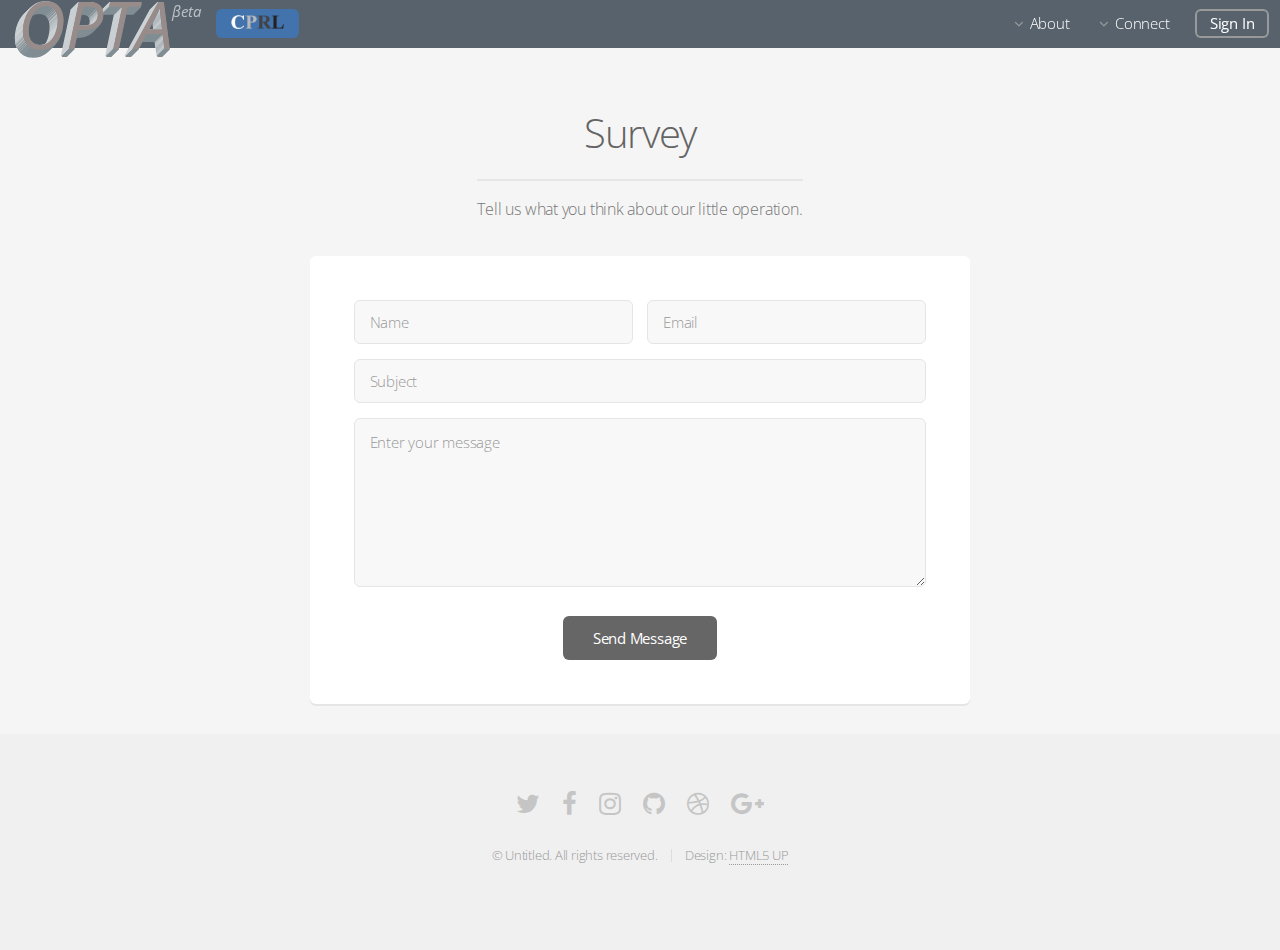
<file: survey.html>
<!DOCTYPE HTML>
<!--
	Alpha by HTML5 UP
	html5up.net | @n33co
	Free for personal and commercial use under the CCA 3.0 license (html5up.net/license)
-->
<html>
	<head>
		<title>OPTA(BETA) - Survey</title>
		<meta charset="utf-8" />
		<meta name="viewport" content="width=device-width, initial-scale=1" />
		<!--[if lte IE 8]><script src="assets/js/ie/html5shiv.js"></script><![endif]-->
		<link rel="stylesheet" href="assets/css/main.css" />
		<!--[if lte IE 8]><link rel="stylesheet" href="assets/css/ie8.css" /><![endif]-->
	</head>
	<body>
		<div id="page-wrapper">

			<!-- Header -->
				<header id="header">
					<h1><a href="index.html"><span class="logoOPTA">OPTA</span><sup class="beta">&beta;eta</sup></a> <span class="credit"> <a href="http://web.law.columbia.edu/public-research-leadership" target="_blank" class="navLink logo_CPRL"><img src="images/logo_CPRL.png" height="14" alt="CPRL" /></a></span></h1>
					<nav id="nav">
						<ul>
                                                             <li class="homebtn"><a href="index.html">Home</a></li>
							<li>
								<a href="#" class="icon fa-angle-down">About</a>
								<ul>
									<li><a href="aboutOPTA.html">About OPTA</a></li>
									<li><a href="aboutCPRL.html">About CPRL</a></li>
										
									<li><a href="faqs.html">FAQs</a>
									</li>
								</ul>
                                <li>
								<a href="#" class="icon fa-angle-down">Connect</a>
								<ul>
									<li><a href="survey.html">Survey</a></li>
									<li><a href="contact.html">Contact</a></li>
								</ul>
							</li>
							</li>
							<li><a href="http://opta-tool.heroku.com" class="button">Sign In</a></li>
						</ul>
					</nav>
				</header>

			<!-- Main -->
				<section id="main" class="container 75%">
					<header>
						<h2>Survey</h2>
						<p>Tell us what you think about our little operation.</p>
					</header>
					<div class="box">
						<form method="post" action="#">
							<div class="row uniform 50%">
								<div class="6u 12u(mobilep)">
									<input type="text" name="name" id="name" value="" placeholder="Name" />
								</div>
								<div class="6u 12u(mobilep)">
									<input type="email" name="email" id="email" value="" placeholder="Email" />
								</div>
							</div>
							<div class="row uniform 50%">
								<div class="12u">
									<input type="text" name="subject" id="subject" value="" placeholder="Subject" />
								</div>
							</div>
							<div class="row uniform 50%">
								<div class="12u">
									<textarea name="message" id="message" placeholder="Enter your message" rows="6"></textarea>
								</div>
							</div>
							<div class="row uniform">
								<div class="12u">
									<ul class="actions align-center">
										<li><input type="submit" value="Send Message" /></li>
									</ul>
								</div>
							</div>
						</form>
					</div>
				</section>

			<!-- Footer -->
				<footer id="footer">
					<ul class="icons">
						<li><a href="#" class="icon fa-twitter"><span class="label">Twitter</span></a></li>
						<li><a href="#" class="icon fa-facebook"><span class="label">Facebook</span></a></li>
						<li><a href="#" class="icon fa-instagram"><span class="label">Instagram</span></a></li>
						<li><a href="#" class="icon fa-github"><span class="label">Github</span></a></li>
						<li><a href="#" class="icon fa-dribbble"><span class="label">Dribbble</span></a></li>
						<li><a href="#" class="icon fa-google-plus"><span class="label">Google+</span></a></li>
					</ul>
					<ul class="copyright">
						<li>&copy; Untitled. All rights reserved.</li><li>Design: <a href="http://html5up.net">HTML5 UP</a></li>
					</ul>
				</footer>

		</div>

		<!-- Scripts -->
			<script src="assets/js/jquery.min.js"></script>
			<script src="assets/js/jquery.dropotron.min.js"></script>
			<script src="assets/js/jquery.scrollgress.min.js"></script>
			<script src="assets/js/skel.min.js"></script>
			<script src="assets/js/util.js"></script>
			<!--[if lte IE 8]><script src="assets/js/ie/respond.min.js"></script><![endif]-->
			<script src="assets/js/main.js"></script>

	</body>
</html>
</file>
<file: assets/css/ie8.css>
/*
	Alpha by HTML5 UP
	html5up.net | @n33co
	Free for personal and commercial use under the CCA 3.0 license (html5up.net/license)
*/

/* Basic */

	pre, code {
		position: relative;
		-ms-behavior: url("assets/js/ie/PIE.htc");
	}

/* Form */

	input[type="text"],
	input[type="password"],
	input[type="email"],
	select,
	textarea {
		position: relative;
		-ms-behavior: url("assets/js/ie/PIE.htc");
		line-height: 3em;
	}

	input[type="checkbox"],
	input[type="radio"] {
		opacity: 1;
		z-index: auto;
	}

		input[type="checkbox"] + label:before,
		input[type="radio"] + label:before {
			display: none;
		}

/* Button */

	input[type="submit"],
	input[type="reset"],
	input[type="button"],
	.button {
		position: relative;
		-ms-behavior: url("assets/js/ie/PIE.htc");
	}

		input[type="submit"].alt,
		input[type="reset"].alt,
		input[type="button"].alt,
		.button.alt {
			border: solid 2px #e5e5e5;
		}

/* Box */

	.box {
		position: relative;
		-ms-behavior: url("assets/js/ie/PIE.htc");
	}

		.box .image.featured {
			margin: 2em 0;
			width: 100%;
		}

/* Icon */

	.icon.major {
		position: relative;
		-ms-behavior: url("assets/js/ie/PIE.htc");
	}

/* Image */

	.image {
		position: relative;
		-ms-behavior: url("assets/js/ie/PIE.htc");
	}

		.image img {
			position: relative;
			-ms-behavior: url("assets/js/ie/PIE.htc");
		}

/* Header */

	#header nav > ul > li a {
		color: #fff;
		display: inline-block;
		text-decoration: none;
		border: 0;
	}

		#header nav > ul > li a.icon:before {
			color: #fff;
			margin-right: 0.5em;
		}

	#header.alt {
		color: #fff;
	}

		#header.alt nav > ul > li a:not(.button).icon:before {
			color: rgba(255, 255, 255, 0.75);
		}

		#header.alt nav > ul > li.active a:not(.button) {
			background-color: rgba(255, 255, 255, 0.2);
		}

	.dropotron {
		border: solid 1px #e5e5e5;
	}

		.dropotron.level-0 {
			margin-top: 0;
		}

			.dropotron.level-0:before {
				display: none;
			}

/* Banner */

	#banner {
		background-attachment: scroll;
		background-image: url("../../images/banner.jpg");
		background-position: auto;
		background-repeat: no-repeat;
		background-size: cover;
		-ms-behavior: url("assets/js/ie/backgroundsize.min.htc");
	}

		#banner input[type="submit"],
		#banner input[type="reset"],
		#banner input[type="button"],
		#banner .button {
			border: solid 2px #fff;
		}

/* Main */

	#main {
		position: relative;
		z-index: 1;
	}

/* CTA */

	#cta input[type="text"],
	#cta input[type="password"],
	#cta input[type="email"],
	#cta select,
	#cta textarea {
		background: #e89980;
		border: solid 2px #fff;
	}

	#cta .formerize-placeholder {
		color: #fff !important;
	}
</file>
<file: assets/css/main.css>
/*@import url("font-awesome.min.css");
@import url("http://fonts.googleapis.com/css?family=Source+Sans+Pro:300,400,300italic,400italic");*/
@import url("https://maxcdn.bootstrapcdn.com/font-awesome/4.6.1/css/font-awesome.min.css");
@import url("https://fonts.googleapis.com/css?family=Open+Sans:400,700,700italic,400italic");

/*
	Alpha by HTML5 UP
	html5up.net | @n33co
	Free for personal and commercial use under the CCA 3.0 license (html5up.net/license)
*/

/* Reset */

	html, body, div, span, applet, object, iframe, h1, h2, h3, h4, h5, h6, p, blockquote, pre, a, abbr, acronym, address, big, cite, code, del, dfn, em, img, ins, kbd, q, s, samp, small, strike, strong, sub, sup, tt, var, b, u, i, center, dl, dt, dd, ol, ul, li, fieldset, form, label, legend, table, caption, tbody, tfoot, thead, tr, th, td, article, aside, canvas, details, embed, figure, figcaption, footer, header, hgroup, menu, nav, output, ruby, section, summary, time, mark, audio, video {
		margin: 0;
		padding: 0;
		border: 0;
		font-size: 100%;
		font: inherit;
		vertical-align: baseline;
	}

	article, aside, details, figcaption, figure, footer, header, hgroup, menu, nav, section {
		display: block;
	}

	body {
		line-height: 1;
	}

	ol, ul {
		list-style: none;
	}

	blockquote, q {
		quotes: none;
	}

	blockquote:before, blockquote:after, q:before, q:after {
		content: '';
		content: none;
	}

	table {
		border-collapse: collapse;
		border-spacing: 0;
	}

	body {
		-webkit-text-size-adjust: none;
	}

/* Box Model */

	*, *:before, *:after {
		-moz-box-sizing: border-box;
		-webkit-box-sizing: border-box;
		box-sizing: border-box;
	}

/* Containers */

	.container {
		margin-left: auto;
		margin-right: auto;
	}

	.container.\31 25\25 {
		width: 100%;
		max-width: 75em;
		min-width: 60em;
	}

	.container.\37 5\25 {
		width: 45em;
	}

	.container.\35 0\25 {
		width: 30em;
	}

	.container.\32 5\25 {
		width: 15em;
	}

	.container {
		width: 60em;
	}

	@media screen and (max-width: 1680px) {

		.container.\31 25\25 {
			width: 100%;
			max-width: 75em;
			min-width: 60em;
		}

		.container.\37 5\25 {
			width: 45em;
		}

		.container.\35 0\25 {
			width: 30em;
		}

		.container.\32 5\25 {
			width: 15em;
		}

		.container {
			width: 60em;
		}

	}

	@media screen and (max-width: 1280px) {

		.container.\31 25\25 {
			width: 100%;
			max-width: 75em;
			min-width: 60em;
		}

		.container.\37 5\25 {
			width: 45em;
		}

		.container.\35 0\25 {
			width: 30em;
		}

		.container.\32 5\25 {
			width: 15em;
		}

		.container {
			width: 60em;
		}

	}

	@media screen and (max-width: 980px) {

		.container.\31 25\25 {
			width: 100%;
			max-width: 112.5%;
			min-width: 90%;
		}

		.container.\37 5\25 {
			width: 67.5%;
		}

		.container.\35 0\25 {
			width: 45%;
		}

		.container.\32 5\25 {
			width: 22.5%;
		}

		.container {
			width: 90%;
		}

	}

	@media screen and (max-width: 840px) {

		.container.\31 25\25 {
			width: 100%;
			max-width: 112.5%;
			min-width: 90%;
		}

		.container.\37 5\25 {
			width: 67.5%;
		}

		.container.\35 0\25 {
			width: 45%;
		}

		.container.\32 5\25 {
			width: 22.5%;
		}

		.container {
			width: 90% !important;
		}

	}

	@media screen and (max-width: 736px) {

		.container.\31 25\25 {
			width: 100%;
			max-width: 125%;
			min-width: 100%;
		}

		.container.\37 5\25 {
			width: 75%;
		}

		.container.\35 0\25 {
			width: 50%;
		}

		.container.\32 5\25 {
			width: 25%;
		}

		.container {
			width: 100% !important;
		}

	}

	@media screen and (max-width: 480px) {

		.container.\31 25\25 {
			width: 100%;
			max-width: 125%;
			min-width: 100%;
		}

		.container.\37 5\25 {
			width: 75%;
		}

		.container.\35 0\25 {
			width: 50%;
		}

		.container.\32 5\25 {
			width: 25%;
		}

		.container {
			width: 100% !important;
		}

	}

/* Grid */

	.row {
		border-bottom: solid 1px transparent;
		-moz-box-sizing: border-box;
		-webkit-box-sizing: border-box;
		box-sizing: border-box;
	}

	.row > * {
		float: left;
		-moz-box-sizing: border-box;
		-webkit-box-sizing: border-box;
		box-sizing: border-box;
	}

	.row:after, .row:before {
		content: '';
		display: block;
		clear: both;
		height: 0;
	}

	.row.uniform > * > :first-child {
		margin-top: 0;
	}

	.row.uniform > * > :last-child {
		margin-bottom: 0;
	}

	.row.\30 \25 > * {
		padding: 0 0 0 0em;
	}

	.row.\30 \25 {
		margin: 0 0 -1px 0em;
	}

	.row.uniform.\30 \25 > * {
		padding: 0em 0 0 0em;
	}

	.row.uniform.\30 \25 {
		margin: 0em 0 -1px 0em;
	}

	.row > * {
		padding: 0 0 0 2em;
	}

	.row {
		margin: 0 0 -1px -2em;
	}

	.row.uniform > * {
		padding: 2em 0 0 2em;
	}

	.row.uniform {
		margin: -2em 0 -1px -2em;
	}

	.row.\32 00\25 > * {
		padding: 0 0 0 4em;
	}

	.row.\32 00\25 {
		margin: 0 0 -1px -4em;
	}

	.row.uniform.\32 00\25 > * {
		padding: 4em 0 0 4em;
	}

	.row.uniform.\32 00\25 {
		margin: -4em 0 -1px -4em;
	}

	.row.\31 50\25 > * {
		padding: 0 0 0 3em;
	}

	.row.\31 50\25 {
		margin: 0 0 -1px -3em;
	}

	.row.uniform.\31 50\25 > * {
		padding: 3em 0 0 3em;
	}

	.row.uniform.\31 50\25 {
		margin: -3em 0 -1px -3em;
	}

	.row.\35 0\25 > * {
		padding: 0 0 0 1em;
	}

	.row.\35 0\25 {
		margin: 0 0 -1px -1em;
	}

	.row.uniform.\35 0\25 > * {
		padding: 1em 0 0 1em;
	}

	.row.uniform.\35 0\25 {
		margin: -1em 0 -1px -1em;
	}

	.row.\32 5\25 > * {
		padding: 0 0 0 0.5em;
	}

	.row.\32 5\25 {
		margin: 0 0 -1px -0.5em;
	}

	.row.uniform.\32 5\25 > * {
		padding: 0.5em 0 0 0.5em;
	}

	.row.uniform.\32 5\25 {
		margin: -0.5em 0 -1px -0.5em;
	}

	.\31 2u, .\31 2u\24 {
		width: 100%;
		clear: none;
		margin-left: 0;
	}

	.\31 1u, .\31 1u\24 {
		width: 91.6666666667%;
		clear: none;
		margin-left: 0;
	}

	.\31 0u, .\31 0u\24 {
		width: 83.3333333333%;
		clear: none;
		margin-left: 0;
	}

	.\39 u, .\39 u\24 {
		width: 75%;
		clear: none;
		margin-left: 0;
	}

	.\38 u, .\38 u\24 {
		width: 66.6666666667%;
		clear: none;
		margin-left: 0;
	}

	.\37 u, .\37 u\24 {
		width: 58.3333333333%;
		clear: none;
		margin-left: 0;
	}

	.\36 u, .\36 u\24 {
		width: 50%;
		clear: none;
		margin-left: 0;
	}

	.\35 u, .\35 u\24 {
		width: 41.6666666667%;
		clear: none;
		margin-left: 0;
	}

	.\34 u, .\34 u\24 {
		width: 33.3333333333%;
		clear: none;
		margin-left: 0;
	}

	.\33 u, .\33 u\24 {
		width: 25%;
		clear: none;
		margin-left: 0;
	}

	.\32 u, .\32 u\24 {
		width: 16.6666666667%;
		clear: none;
		margin-left: 0;
	}

	.\31 u, .\31 u\24 {
		width: 8.3333333333%;
		clear: none;
		margin-left: 0;
	}

	.\31 2u\24 + *,
	.\31 1u\24 + *,
	.\31 0u\24 + *,
	.\39 u\24 + *,
	.\38 u\24 + *,
	.\37 u\24 + *,
	.\36 u\24 + *,
	.\35 u\24 + *,
	.\34 u\24 + *,
	.\33 u\24 + *,
	.\32 u\24 + *,
	.\31 u\24 + * {
		clear: left;
	}

	.\-11u {
		margin-left: 91.66667%;
	}

	.\-10u {
		margin-left: 83.33333%;
	}

	.\-9u {
		margin-left: 75%;
	}

	.\-8u {
		margin-left: 66.66667%;
	}

	.\-7u {
		margin-left: 58.33333%;
	}

	.\-6u {
		margin-left: 50%;
	}

	.\-5u {
		margin-left: 41.66667%;
	}

	.\-4u {
		margin-left: 33.33333%;
	}

	.\-3u {
		margin-left: 25%;
	}

	.\-2u {
		margin-left: 16.66667%;
	}

	.\-1u {
		margin-left: 8.33333%;
	}

	@media screen and (max-width: 1680px) {

		.row > * {
			padding: 0 0 0 2em;
		}

		.row {
			margin: 0 0 -1px -2em;
		}

		.row.uniform > * {
			padding: 2em 0 0 2em;
		}

		.row.uniform {
			margin: -2em 0 -1px -2em;
		}

		.row.\32 00\25 > * {
			padding: 0 0 0 4em;
		}

		.row.\32 00\25 {
			margin: 0 0 -1px -4em;
		}

		.row.uniform.\32 00\25 > * {
			padding: 4em 0 0 4em;
		}

		.row.uniform.\32 00\25 {
			margin: -4em 0 -1px -4em;
		}

		.row.\31 50\25 > * {
			padding: 0 0 0 3em;
		}

		.row.\31 50\25 {
			margin: 0 0 -1px -3em;
		}

		.row.uniform.\31 50\25 > * {
			padding: 3em 0 0 3em;
		}

		.row.uniform.\31 50\25 {
			margin: -3em 0 -1px -3em;
		}

		.row.\35 0\25 > * {
			padding: 0 0 0 1em;
		}

		.row.\35 0\25 {
			margin: 0 0 -1px -1em;
		}

		.row.uniform.\35 0\25 > * {
			padding: 1em 0 0 1em;
		}

		.row.uniform.\35 0\25 {
			margin: -1em 0 -1px -1em;
		}

		.row.\32 5\25 > * {
			padding: 0 0 0 0.5em;
		}

		.row.\32 5\25 {
			margin: 0 0 -1px -0.5em;
		}

		.row.uniform.\32 5\25 > * {
			padding: 0.5em 0 0 0.5em;
		}

		.row.uniform.\32 5\25 {
			margin: -0.5em 0 -1px -0.5em;
		}

		.\31 2u\28wide\29, .\31 2u\24\28wide\29 {
			width: 100%;
			clear: none;
			margin-left: 0;
		}

		.\31 1u\28wide\29, .\31 1u\24\28wide\29 {
			width: 91.6666666667%;
			clear: none;
			margin-left: 0;
		}

		.\31 0u\28wide\29, .\31 0u\24\28wide\29 {
			width: 83.3333333333%;
			clear: none;
			margin-left: 0;
		}

		.\39 u\28wide\29, .\39 u\24\28wide\29 {
			width: 75%;
			clear: none;
			margin-left: 0;
		}

		.\38 u\28wide\29, .\38 u\24\28wide\29 {
			width: 66.6666666667%;
			clear: none;
			margin-left: 0;
		}

		.\37 u\28wide\29, .\37 u\24\28wide\29 {
			width: 58.3333333333%;
			clear: none;
			margin-left: 0;
		}

		.\36 u\28wide\29, .\36 u\24\28wide\29 {
			width: 50%;
			clear: none;
			margin-left: 0;
		}

		.\35 u\28wide\29, .\35 u\24\28wide\29 {
			width: 41.6666666667%;
			clear: none;
			margin-left: 0;
		}

		.\34 u\28wide\29, .\34 u\24\28wide\29 {
			width: 33.3333333333%;
			clear: none;
			margin-left: 0;
		}

		.\33 u\28wide\29, .\33 u\24\28wide\29 {
			width: 25%;
			clear: none;
			margin-left: 0;
		}

		.\32 u\28wide\29, .\32 u\24\28wide\29 {
			width: 16.6666666667%;
			clear: none;
			margin-left: 0;
		}

		.\31 u\28wide\29, .\31 u\24\28wide\29 {
			width: 8.3333333333%;
			clear: none;
			margin-left: 0;
		}

		.\31 2u\24\28wide\29 + *,
		.\31 1u\24\28wide\29 + *,
		.\31 0u\24\28wide\29 + *,
		.\39 u\24\28wide\29 + *,
		.\38 u\24\28wide\29 + *,
		.\37 u\24\28wide\29 + *,
		.\36 u\24\28wide\29 + *,
		.\35 u\24\28wide\29 + *,
		.\34 u\24\28wide\29 + *,
		.\33 u\24\28wide\29 + *,
		.\32 u\24\28wide\29 + *,
		.\31 u\24\28wide\29 + * {
			clear: left;
		}

		.\-11u\28wide\29 {
			margin-left: 91.66667%;
		}

		.\-10u\28wide\29 {
			margin-left: 83.33333%;
		}

		.\-9u\28wide\29 {
			margin-left: 75%;
		}

		.\-8u\28wide\29 {
			margin-left: 66.66667%;
		}

		.\-7u\28wide\29 {
			margin-left: 58.33333%;
		}

		.\-6u\28wide\29 {
			margin-left: 50%;
		}

		.\-5u\28wide\29 {
			margin-left: 41.66667%;
		}

		.\-4u\28wide\29 {
			margin-left: 33.33333%;
		}

		.\-3u\28wide\29 {
			margin-left: 25%;
		}

		.\-2u\28wide\29 {
			margin-left: 16.66667%;
		}

		.\-1u\28wide\29 {
			margin-left: 8.33333%;
		}

	}

	@media screen and (max-width: 1280px) {

		.row > * {
			padding: 0 0 0 2em;
		}

		.row {
			margin: 0 0 -1px -2em;
		}

		.row.uniform > * {
			padding: 2em 0 0 2em;
		}

		.row.uniform {
			margin: -2em 0 -1px -2em;
		}

		.row.\32 00\25 > * {
			padding: 0 0 0 4em;
		}

		.row.\32 00\25 {
			margin: 0 0 -1px -4em;
		}

		.row.uniform.\32 00\25 > * {
			padding: 4em 0 0 4em;
		}

		.row.uniform.\32 00\25 {
			margin: -4em 0 -1px -4em;
		}

		.row.\31 50\25 > * {
			padding: 0 0 0 3em;
		}

		.row.\31 50\25 {
			margin: 0 0 -1px -3em;
		}

		.row.uniform.\31 50\25 > * {
			padding: 3em 0 0 3em;
		}

		.row.uniform.\31 50\25 {
			margin: -3em 0 -1px -3em;
		}

		.row.\35 0\25 > * {
			padding: 0 0 0 1em;
		}

		.row.\35 0\25 {
			margin: 0 0 -1px -1em;
		}

		.row.uniform.\35 0\25 > * {
			padding: 1em 0 0 1em;
		}

		.row.uniform.\35 0\25 {
			margin: -1em 0 -1px -1em;
		}

		.row.\32 5\25 > * {
			padding: 0 0 0 0.5em;
		}

		.row.\32 5\25 {
			margin: 0 0 -1px -0.5em;
		}

		.row.uniform.\32 5\25 > * {
			padding: 0.5em 0 0 0.5em;
		}

		.row.uniform.\32 5\25 {
			margin: -0.5em 0 -1px -0.5em;
		}

		.\31 2u\28normal\29, .\31 2u\24\28normal\29 {
			width: 100%;
			clear: none;
			margin-left: 0;
		}

		.\31 1u\28normal\29, .\31 1u\24\28normal\29 {
			width: 91.6666666667%;
			clear: none;
			margin-left: 0;
		}

		.\31 0u\28normal\29, .\31 0u\24\28normal\29 {
			width: 83.3333333333%;
			clear: none;
			margin-left: 0;
		}

		.\39 u\28normal\29, .\39 u\24\28normal\29 {
			width: 75%;
			clear: none;
			margin-left: 0;
		}

		.\38 u\28normal\29, .\38 u\24\28normal\29 {
			width: 66.6666666667%;
			clear: none;
			margin-left: 0;
		}

		.\37 u\28normal\29, .\37 u\24\28normal\29 {
			width: 58.3333333333%;
			clear: none;
			margin-left: 0;
		}

		.\36 u\28normal\29, .\36 u\24\28normal\29 {
			width: 50%;
			clear: none;
			margin-left: 0;
		}

		.\35 u\28normal\29, .\35 u\24\28normal\29 {
			width: 41.6666666667%;
			clear: none;
			margin-left: 0;
		}

		.\34 u\28normal\29, .\34 u\24\28normal\29 {
			width: 33.3333333333%;
			clear: none;
			margin-left: 0;
		}

		.\33 u\28normal\29, .\33 u\24\28normal\29 {
			width: 25%;
			clear: none;
			margin-left: 0;
		}

		.\32 u\28normal\29, .\32 u\24\28normal\29 {
			width: 16.6666666667%;
			clear: none;
			margin-left: 0;
		}

		.\31 u\28normal\29, .\31 u\24\28normal\29 {
			width: 8.3333333333%;
			clear: none;
			margin-left: 0;
		}

		.\31 2u\24\28normal\29 + *,
		.\31 1u\24\28normal\29 + *,
		.\31 0u\24\28normal\29 + *,
		.\39 u\24\28normal\29 + *,
		.\38 u\24\28normal\29 + *,
		.\37 u\24\28normal\29 + *,
		.\36 u\24\28normal\29 + *,
		.\35 u\24\28normal\29 + *,
		.\34 u\24\28normal\29 + *,
		.\33 u\24\28normal\29 + *,
		.\32 u\24\28normal\29 + *,
		.\31 u\24\28normal\29 + * {
			clear: left;
		}

		.\-11u\28normal\29 {
			margin-left: 91.66667%;
		}

		.\-10u\28normal\29 {
			margin-left: 83.33333%;
		}

		.\-9u\28normal\29 {
			margin-left: 75%;
		}

		.\-8u\28normal\29 {
			margin-left: 66.66667%;
		}

		.\-7u\28normal\29 {
			margin-left: 58.33333%;
		}

		.\-6u\28normal\29 {
			margin-left: 50%;
		}

		.\-5u\28normal\29 {
			margin-left: 41.66667%;
		}

		.\-4u\28normal\29 {
			margin-left: 33.33333%;
		}

		.\-3u\28normal\29 {
			margin-left: 25%;
		}

		.\-2u\28normal\29 {
			margin-left: 16.66667%;
		}

		.\-1u\28normal\29 {
			margin-left: 8.33333%;
		}

	}

	@media screen and (max-width: 980px) {

		.row > * {
			padding: 0 0 0 2em;
		}

		.row {
			margin: 0 0 -1px -2em;
		}

		.row.uniform > * {
			padding: 2em 0 0 2em;
		}

		.row.uniform {
			margin: -2em 0 -1px -2em;
		}

		.row.\32 00\25 > * {
			padding: 0 0 0 4em;
		}

		.row.\32 00\25 {
			margin: 0 0 -1px -4em;
		}

		.row.uniform.\32 00\25 > * {
			padding: 4em 0 0 4em;
		}

		.row.uniform.\32 00\25 {
			margin: -4em 0 -1px -4em;
		}

		.row.\31 50\25 > * {
			padding: 0 0 0 3em;
		}

		.row.\31 50\25 {
			margin: 0 0 -1px -3em;
		}

		.row.uniform.\31 50\25 > * {
			padding: 3em 0 0 3em;
		}

		.row.uniform.\31 50\25 {
			margin: -3em 0 -1px -3em;
		}

		.row.\35 0\25 > * {
			padding: 0 0 0 1em;
		}

		.row.\35 0\25 {
			margin: 0 0 -1px -1em;
		}

		.row.uniform.\35 0\25 > * {
			padding: 1em 0 0 1em;
		}

		.row.uniform.\35 0\25 {
			margin: -1em 0 -1px -1em;
		}

		.row.\32 5\25 > * {
			padding: 0 0 0 0.5em;
		}

		.row.\32 5\25 {
			margin: 0 0 -1px -0.5em;
		}

		.row.uniform.\32 5\25 > * {
			padding: 0.5em 0 0 0.5em;
		}

		.row.uniform.\32 5\25 {
			margin: -0.5em 0 -1px -0.5em;
		}

		.\31 2u\28narrow\29, .\31 2u\24\28narrow\29 {
			width: 100%;
			clear: none;
			margin-left: 0;
		}

		.\31 1u\28narrow\29, .\31 1u\24\28narrow\29 {
			width: 91.6666666667%;
			clear: none;
			margin-left: 0;
		}

		.\31 0u\28narrow\29, .\31 0u\24\28narrow\29 {
			width: 83.3333333333%;
			clear: none;
			margin-left: 0;
		}

		.\39 u\28narrow\29, .\39 u\24\28narrow\29 {
			width: 75%;
			clear: none;
			margin-left: 0;
		}

		.\38 u\28narrow\29, .\38 u\24\28narrow\29 {
			width: 66.6666666667%;
			clear: none;
			margin-left: 0;
		}

		.\37 u\28narrow\29, .\37 u\24\28narrow\29 {
			width: 58.3333333333%;
			clear: none;
			margin-left: 0;
		}

		.\36 u\28narrow\29, .\36 u\24\28narrow\29 {
			width: 50%;
			clear: none;
			margin-left: 0;
		}

		.\35 u\28narrow\29, .\35 u\24\28narrow\29 {
			width: 41.6666666667%;
			clear: none;
			margin-left: 0;
		}

		.\34 u\28narrow\29, .\34 u\24\28narrow\29 {
			width: 33.3333333333%;
			clear: none;
			margin-left: 0;
		}

		.\33 u\28narrow\29, .\33 u\24\28narrow\29 {
			width: 25%;
			clear: none;
			margin-left: 0;
		}

		.\32 u\28narrow\29, .\32 u\24\28narrow\29 {
			width: 16.6666666667%;
			clear: none;
			margin-left: 0;
		}

		.\31 u\28narrow\29, .\31 u\24\28narrow\29 {
			width: 8.3333333333%;
			clear: none;
			margin-left: 0;
		}

		.\31 2u\24\28narrow\29 + *,
		.\31 1u\24\28narrow\29 + *,
		.\31 0u\24\28narrow\29 + *,
		.\39 u\24\28narrow\29 + *,
		.\38 u\24\28narrow\29 + *,
		.\37 u\24\28narrow\29 + *,
		.\36 u\24\28narrow\29 + *,
		.\35 u\24\28narrow\29 + *,
		.\34 u\24\28narrow\29 + *,
		.\33 u\24\28narrow\29 + *,
		.\32 u\24\28narrow\29 + *,
		.\31 u\24\28narrow\29 + * {
			clear: left;
		}

		.\-11u\28narrow\29 {
			margin-left: 91.66667%;
		}

		.\-10u\28narrow\29 {
			margin-left: 83.33333%;
		}

		.\-9u\28narrow\29 {
			margin-left: 75%;
		}

		.\-8u\28narrow\29 {
			margin-left: 66.66667%;
		}

		.\-7u\28narrow\29 {
			margin-left: 58.33333%;
		}

		.\-6u\28narrow\29 {
			margin-left: 50%;
		}

		.\-5u\28narrow\29 {
			margin-left: 41.66667%;
		}

		.\-4u\28narrow\29 {
			margin-left: 33.33333%;
		}

		.\-3u\28narrow\29 {
			margin-left: 25%;
		}

		.\-2u\28narrow\29 {
			margin-left: 16.66667%;
		}

		.\-1u\28narrow\29 {
			margin-left: 8.33333%;
		}

	}

	@media screen and (max-width: 840px) {

		.row > * {
			padding: 0 0 0 2em;
		}

		.row {
			margin: 0 0 -1px -2em;
		}

		.row.uniform > * {
			padding: 2em 0 0 2em;
		}

		.row.uniform {
			margin: -2em 0 -1px -2em;
		}

		.row.\32 00\25 > * {
			padding: 0 0 0 4em;
		}

		.row.\32 00\25 {
			margin: 0 0 -1px -4em;
		}

		.row.uniform.\32 00\25 > * {
			padding: 4em 0 0 4em;
		}

		.row.uniform.\32 00\25 {
			margin: -4em 0 -1px -4em;
		}

		.row.\31 50\25 > * {
			padding: 0 0 0 3em;
		}

		.row.\31 50\25 {
			margin: 0 0 -1px -3em;
		}

		.row.uniform.\31 50\25 > * {
			padding: 3em 0 0 3em;
		}

		.row.uniform.\31 50\25 {
			margin: -3em 0 -1px -3em;
		}

		.row.\35 0\25 > * {
			padding: 0 0 0 1em;
		}

		.row.\35 0\25 {
			margin: 0 0 -1px -1em;
		}

		.row.uniform.\35 0\25 > * {
			padding: 1em 0 0 1em;
		}

		.row.uniform.\35 0\25 {
			margin: -1em 0 -1px -1em;
		}

		.row.\32 5\25 > * {
			padding: 0 0 0 0.5em;
		}

		.row.\32 5\25 {
			margin: 0 0 -1px -0.5em;
		}

		.row.uniform.\32 5\25 > * {
			padding: 0.5em 0 0 0.5em;
		}

		.row.uniform.\32 5\25 {
			margin: -0.5em 0 -1px -0.5em;
		}

		.\31 2u\28narrower\29, .\31 2u\24\28narrower\29 {
			width: 100%;
			clear: none;
			margin-left: 0;
		}

		.\31 1u\28narrower\29, .\31 1u\24\28narrower\29 {
			width: 91.6666666667%;
			clear: none;
			margin-left: 0;
		}

		.\31 0u\28narrower\29, .\31 0u\24\28narrower\29 {
			width: 83.3333333333%;
			clear: none;
			margin-left: 0;
		}

		.\39 u\28narrower\29, .\39 u\24\28narrower\29 {
			width: 75%;
			clear: none;
			margin-left: 0;
		}

		.\38 u\28narrower\29, .\38 u\24\28narrower\29 {
			width: 66.6666666667%;
			clear: none;
			margin-left: 0;
		}

		.\37 u\28narrower\29, .\37 u\24\28narrower\29 {
			width: 58.3333333333%;
			clear: none;
			margin-left: 0;
		}

		.\36 u\28narrower\29, .\36 u\24\28narrower\29 {
			width: 50%;
			clear: none;
			margin-left: 0;
		}

		.\35 u\28narrower\29, .\35 u\24\28narrower\29 {
			width: 41.6666666667%;
			clear: none;
			margin-left: 0;
		}

		.\34 u\28narrower\29, .\34 u\24\28narrower\29 {
			width: 33.3333333333%;
			clear: none;
			margin-left: 0;
		}

		.\33 u\28narrower\29, .\33 u\24\28narrower\29 {
			width: 25%;
			clear: none;
			margin-left: 0;
		}

		.\32 u\28narrower\29, .\32 u\24\28narrower\29 {
			width: 16.6666666667%;
			clear: none;
			margin-left: 0;
		}

		.\31 u\28narrower\29, .\31 u\24\28narrower\29 {
			width: 8.3333333333%;
			clear: none;
			margin-left: 0;
		}

		.\31 2u\24\28narrower\29 + *,
		.\31 1u\24\28narrower\29 + *,
		.\31 0u\24\28narrower\29 + *,
		.\39 u\24\28narrower\29 + *,
		.\38 u\24\28narrower\29 + *,
		.\37 u\24\28narrower\29 + *,
		.\36 u\24\28narrower\29 + *,
		.\35 u\24\28narrower\29 + *,
		.\34 u\24\28narrower\29 + *,
		.\33 u\24\28narrower\29 + *,
		.\32 u\24\28narrower\29 + *,
		.\31 u\24\28narrower\29 + * {
			clear: left;
		}

		.\-11u\28narrower\29 {
			margin-left: 91.66667%;
		}

		.\-10u\28narrower\29 {
			margin-left: 83.33333%;
		}

		.\-9u\28narrower\29 {
			margin-left: 75%;
		}

		.\-8u\28narrower\29 {
			margin-left: 66.66667%;
		}

		.\-7u\28narrower\29 {
			margin-left: 58.33333%;
		}

		.\-6u\28narrower\29 {
			margin-left: 50%;
		}

		.\-5u\28narrower\29 {
			margin-left: 41.66667%;
		}

		.\-4u\28narrower\29 {
			margin-left: 33.33333%;
		}

		.\-3u\28narrower\29 {
			margin-left: 25%;
		}

		.\-2u\28narrower\29 {
			margin-left: 16.66667%;
		}

		.\-1u\28narrower\29 {
			margin-left: 8.33333%;
		}

	}

	@media screen and (max-width: 736px) {

		.row > * {
			padding: 0 0 0 2em;
		}

		.row {
			margin: 0 0 -1px -2em;
		}

		.row.uniform > * {
			padding: 2em 0 0 2em;
		}

		.row.uniform {
			margin: -2em 0 -1px -2em;
		}

		.row.\32 00\25 > * {
			padding: 0 0 0 4em;
		}

		.row.\32 00\25 {
			margin: 0 0 -1px -4em;
		}

		.row.uniform.\32 00\25 > * {
			padding: 4em 0 0 4em;
		}

		.row.uniform.\32 00\25 {
			margin: -4em 0 -1px -4em;
		}

		.row.\31 50\25 > * {
			padding: 0 0 0 3em;
		}

		.row.\31 50\25 {
			margin: 0 0 -1px -3em;
		}

		.row.uniform.\31 50\25 > * {
			padding: 3em 0 0 3em;
		}

		.row.uniform.\31 50\25 {
			margin: -3em 0 -1px -3em;
		}

		.row.\35 0\25 > * {
			padding: 0 0 0 1em;
		}

		.row.\35 0\25 {
			margin: 0 0 -1px -1em;
		}

		.row.uniform.\35 0\25 > * {
			padding: 1em 0 0 1em;
		}

		.row.uniform.\35 0\25 {
			margin: -1em 0 -1px -1em;
		}

		.row.\32 5\25 > * {
			padding: 0 0 0 0.5em;
		}

		.row.\32 5\25 {
			margin: 0 0 -1px -0.5em;
		}

		.row.uniform.\32 5\25 > * {
			padding: 0.5em 0 0 0.5em;
		}

		.row.uniform.\32 5\25 {
			margin: -0.5em 0 -1px -0.5em;
		}

		.\31 2u\28mobile\29, .\31 2u\24\28mobile\29 {
			width: 100%;
			clear: none;
			margin-left: 0;
		}

		.\31 1u\28mobile\29, .\31 1u\24\28mobile\29 {
			width: 91.6666666667%;
			clear: none;
			margin-left: 0;
		}

		.\31 0u\28mobile\29, .\31 0u\24\28mobile\29 {
			width: 83.3333333333%;
			clear: none;
			margin-left: 0;
		}

		.\39 u\28mobile\29, .\39 u\24\28mobile\29 {
			width: 75%;
			clear: none;
			margin-left: 0;
		}

		.\38 u\28mobile\29, .\38 u\24\28mobile\29 {
			width: 66.6666666667%;
			clear: none;
			margin-left: 0;
		}

		.\37 u\28mobile\29, .\37 u\24\28mobile\29 {
			width: 58.3333333333%;
			clear: none;
			margin-left: 0;
		}

		.\36 u\28mobile\29, .\36 u\24\28mobile\29 {
			width: 50%;
			clear: none;
			margin-left: 0;
		}

		.\35 u\28mobile\29, .\35 u\24\28mobile\29 {
			width: 41.6666666667%;
			clear: none;
			margin-left: 0;
		}

		.\34 u\28mobile\29, .\34 u\24\28mobile\29 {
			width: 33.3333333333%;
			clear: none;
			margin-left: 0;
		}

		.\33 u\28mobile\29, .\33 u\24\28mobile\29 {
			width: 25%;
			clear: none;
			margin-left: 0;
		}

		.\32 u\28mobile\29, .\32 u\24\28mobile\29 {
			width: 16.6666666667%;
			clear: none;
			margin-left: 0;
		}

		.\31 u\28mobile\29, .\31 u\24\28mobile\29 {
			width: 8.3333333333%;
			clear: none;
			margin-left: 0;
		}

		.\31 2u\24\28mobile\29 + *,
		.\31 1u\24\28mobile\29 + *,
		.\31 0u\24\28mobile\29 + *,
		.\39 u\24\28mobile\29 + *,
		.\38 u\24\28mobile\29 + *,
		.\37 u\24\28mobile\29 + *,
		.\36 u\24\28mobile\29 + *,
		.\35 u\24\28mobile\29 + *,
		.\34 u\24\28mobile\29 + *,
		.\33 u\24\28mobile\29 + *,
		.\32 u\24\28mobile\29 + *,
		.\31 u\24\28mobile\29 + * {
			clear: left;
		}

		.\-11u\28mobile\29 {
			margin-left: 91.66667%;
		}

		.\-10u\28mobile\29 {
			margin-left: 83.33333%;
		}

		.\-9u\28mobile\29 {
			margin-left: 75%;
		}

		.\-8u\28mobile\29 {
			margin-left: 66.66667%;
		}

		.\-7u\28mobile\29 {
			margin-left: 58.33333%;
		}

		.\-6u\28mobile\29 {
			margin-left: 50%;
		}

		.\-5u\28mobile\29 {
			margin-left: 41.66667%;
		}

		.\-4u\28mobile\29 {
			margin-left: 33.33333%;
		}

		.\-3u\28mobile\29 {
			margin-left: 25%;
		}

		.\-2u\28mobile\29 {
			margin-left: 16.66667%;
		}

		.\-1u\28mobile\29 {
			margin-left: 8.33333%;
		}

	}

	@media screen and (max-width: 480px) {

		.row > * {
			padding: 0 0 0 2em;
		}

		.row {
			margin: 0 0 -1px -2em;
		}

		.row.uniform > * {
			padding: 2em 0 0 2em;
		}

		.row.uniform {
			margin: -2em 0 -1px -2em;
		}

		.row.\32 00\25 > * {
			padding: 0 0 0 4em;
		}

		.row.\32 00\25 {
			margin: 0 0 -1px -4em;
		}

		.row.uniform.\32 00\25 > * {
			padding: 4em 0 0 4em;
		}

		.row.uniform.\32 00\25 {
			margin: -4em 0 -1px -4em;
		}

		.row.\31 50\25 > * {
			padding: 0 0 0 3em;
		}

		.row.\31 50\25 {
			margin: 0 0 -1px -3em;
		}

		.row.uniform.\31 50\25 > * {
			padding: 3em 0 0 3em;
		}

		.row.uniform.\31 50\25 {
			margin: -3em 0 -1px -3em;
		}

		.row.\35 0\25 > * {
			padding: 0 0 0 1em;
		}

		.row.\35 0\25 {
			margin: 0 0 -1px -1em;
		}

		.row.uniform.\35 0\25 > * {
			padding: 1em 0 0 1em;
		}

		.row.uniform.\35 0\25 {
			margin: -1em 0 -1px -1em;
		}

		.row.\32 5\25 > * {
			padding: 0 0 0 0.5em;
		}

		.row.\32 5\25 {
			margin: 0 0 -1px -0.5em;
		}

		.row.uniform.\32 5\25 > * {
			padding: 0.5em 0 0 0.5em;
		}

		.row.uniform.\32 5\25 {
			margin: -0.5em 0 -1px -0.5em;
		}

		.\31 2u\28mobilep\29, .\31 2u\24\28mobilep\29 {
			width: 100%;
			clear: none;
			margin-left: 0;
		}

		.\31 1u\28mobilep\29, .\31 1u\24\28mobilep\29 {
			width: 91.6666666667%;
			clear: none;
			margin-left: 0;
		}

		.\31 0u\28mobilep\29, .\31 0u\24\28mobilep\29 {
			width: 83.3333333333%;
			clear: none;
			margin-left: 0;
		}

		.\39 u\28mobilep\29, .\39 u\24\28mobilep\29 {
			width: 75%;
			clear: none;
			margin-left: 0;
		}

		.\38 u\28mobilep\29, .\38 u\24\28mobilep\29 {
			width: 66.6666666667%;
			clear: none;
			margin-left: 0;
		}

		.\37 u\28mobilep\29, .\37 u\24\28mobilep\29 {
			width: 58.3333333333%;
			clear: none;
			margin-left: 0;
		}

		.\36 u\28mobilep\29, .\36 u\24\28mobilep\29 {
			width: 50%;
			clear: none;
			margin-left: 0;
		}

		.\35 u\28mobilep\29, .\35 u\24\28mobilep\29 {
			width: 41.6666666667%;
			clear: none;
			margin-left: 0;
		}

		.\34 u\28mobilep\29, .\34 u\24\28mobilep\29 {
			width: 33.3333333333%;
			clear: none;
			margin-left: 0;
		}

		.\33 u\28mobilep\29, .\33 u\24\28mobilep\29 {
			width: 25%;
			clear: none;
			margin-left: 0;
		}

		.\32 u\28mobilep\29, .\32 u\24\28mobilep\29 {
			width: 16.6666666667%;
			clear: none;
			margin-left: 0;
		}

		.\31 u\28mobilep\29, .\31 u\24\28mobilep\29 {
			width: 8.3333333333%;
			clear: none;
			margin-left: 0;
		}

		.\31 2u\24\28mobilep\29 + *,
		.\31 1u\24\28mobilep\29 + *,
		.\31 0u\24\28mobilep\29 + *,
		.\39 u\24\28mobilep\29 + *,
		.\38 u\24\28mobilep\29 + *,
		.\37 u\24\28mobilep\29 + *,
		.\36 u\24\28mobilep\29 + *,
		.\35 u\24\28mobilep\29 + *,
		.\34 u\24\28mobilep\29 + *,
		.\33 u\24\28mobilep\29 + *,
		.\32 u\24\28mobilep\29 + *,
		.\31 u\24\28mobilep\29 + * {
			clear: left;
		}

		.\-11u\28mobilep\29 {
			margin-left: 91.66667%;
		}

		.\-10u\28mobilep\29 {
			margin-left: 83.33333%;
		}

		.\-9u\28mobilep\29 {
			margin-left: 75%;
		}

		.\-8u\28mobilep\29 {
			margin-left: 66.66667%;
		}

		.\-7u\28mobilep\29 {
			margin-left: 58.33333%;
		}

		.\-6u\28mobilep\29 {
			margin-left: 50%;
		}

		.\-5u\28mobilep\29 {
			margin-left: 41.66667%;
		}

		.\-4u\28mobilep\29 {
			margin-left: 33.33333%;
		}

		.\-3u\28mobilep\29 {
			margin-left: 25%;
		}

		.\-2u\28mobilep\29 {
			margin-left: 16.66667%;
		}

		.\-1u\28mobilep\29 {
			margin-left: 8.33333%;
		}

	}
	
	
	

/* Basic */

	body {
		background: #f5f5f5;
	}

	body, input, select, textarea {
		color: #777;
		font-family: 'Open Sans', Cambria, "Source Sans Pro", sans-serif;
		font-size: 16pt;
		font-weight: 300;
		line-height: 1.65em;
		letter-spacing: -0.015em;
	}

	a {
		-moz-transition: color 0.2s ease-in-out, border-bottom-color 0.2s ease-in-out;
		-webkit-transition: color 0.2s ease-in-out, border-bottom-color 0.2s ease-in-out;
		-ms-transition: color 0.2s ease-in-out, border-bottom-color 0.2s ease-in-out;
		transition: color 0.2s ease-in-out, border-bottom-color 0.2s ease-in-out;
		border-bottom: dotted 1px;
		color: #4b515a;
		text-decoration: none;
	}

		a:hover {
			border-bottom-color: transparent;
		}

	strong, b {
		color: #646464;
		font-weight: 600;
	}



	em, i {
		font-style: italic;
	}

	p {
		margin: 0 0 2em 0;
	}

	h1, h2, h3, h4, h5, h6 {
		color: #646464;
		font-weight: 300;
		line-height: 1em;
		margin: 0 0 0.5em 0;
	}

		h1 a, h2 a, h3 a, h4 a, h5 a, h6 a {
			color: inherit;
			text-decoration: none;
		}

	h2 {
		font-size: 2.25em;
		line-height: 1.5em;
		letter-spacing: -0.035em;
	}

	h3 {
		font-size: 1.75em;
		line-height: 1.5em;
		letter-spacing: -0.025em;
		font-weight: 500;

	}

	h4 {
		font-size: 1.1em;
		line-height: 1.5em;
		letter-spacing: 0;
		font-weight: 500;
	}

	h5 {
		font-size: 0.9em;
		line-height: 1.5em;
		letter-spacing: 0;
	}

	h6 {
		font-size: 0.7em;
		line-height: 1.5em;
		letter-spacing: 0;
	}

	sub {
		font-size: 0.8em;
		position: relative;
		top: 0.5em;
	}

	sup {
		font-size: 0.8em;
		position: relative;
		top: -0.5em;
	}

	hr {
		border: 0;
		border-bottom: solid 2px #e5e5e5;
		margin: 2em 0;
	}

		hr.major {
			margin: 3em 0;
		}


	blockquote {
		border-left: solid 4px #e5e5e5;
		font-style: normal;
		margin: 0 0 2em 0;
		padding: 0.5em 0 0.5em 2em;
	}

	pre {
		-webkit-overflow-scrolling: touch;
		background: #f8f8f8;
		border-radius: 6px;
		border: solid 1px #e5e5e5;
		font-family: monospace;
		font-size: 0.9em;
		line-height: 1.75em;
		margin: 0 0 2em 0;
		overflow-x: auto;
		padding: 1em 1.5em;
	}

	code {
		background: #f8f8f8;
		border-radius: 6px;
		border: solid 1px #e5e5e5;
		font-family: monospace;
		font-size: 0.9em;
		margin: 0 0.25em;
		padding: 0.25em 0.65em;
	}

	.align-left {
		text-align: left;
	}

	.align-center {
		text-align: center;
	}

	.align-right {
		text-align: right;
	}

/* Section/Article */

	section.special, article.special {
		text-align: center;
	}

	header p {
		color: #999;
		position: relative;
		margin: 0 0 1.5em 0;
		font-style: italic;
	}
	
	header h2 + p {
		font-size: 1.1em;
		margin-top: -1em;
		line-height: 1.5em;
	}

	header h3 + p {
		font-size: 1.1em;
		margin-top: -0.85em;
		line-height: 1.5em;
	}

	header h4 + p,
	header h5 + p,
	header h6 + p {
		font-size: 0.8em;
		margin-top: -0.5em;
		line-height: 1.5em;
	}

	header.major {
		padding: 1em 0;
		text-align: center;
	}

		header.major h2 {
			margin: 0;
			color:#4b515a;
		}

		header.major p {
			display: inline-block;
			border-top: solid 2px #e5e5e5;
			color: #777;
			margin: 1.5em 0 0 0;
			padding: 1.5em 0 0 0;
			font-style: normal;
			text-align: justify;
		}

/* Form */

	form {
		margin: 0 0 2em 0;
	}

	label {
		color: #646464;
		display: block;
		font-size: 0.9em;
		font-weight: 300;
		margin: 0 0 1em 0;
	}

	input[type="text"],
	input[type="password"],
	input[type="email"],
	select,
	textarea {
		-moz-appearance: none;
		-webkit-appearance: none;
		-ms-appearance: none;
		appearance: none;
		background: #f8f8f8;
		border-radius: 6px;
		border: solid 1px #e5e5e5;
		color: inherit;
		display: block;
		outline: 0;
		padding: 0 1em;
		text-decoration: none;
		width: 100%;
	}

		input[type="text"]:invalid,
		input[type="password"]:invalid,
		input[type="email"]:invalid,
		select:invalid,
		textarea:invalid {
			box-shadow: none;
		}

		input[type="text"]:focus,
		input[type="password"]:focus,
		input[type="email"]:focus,
		select:focus,
		textarea:focus {
			border-color: #4b515a;
			box-shadow: 0 0 0 2px #4b515a;
		}

	.select-wrapper {
		text-decoration: none;
		display: block;
		position: relative;
	}

		.select-wrapper:before {
			-moz-osx-font-smoothing: grayscale;
			-webkit-font-smoothing: antialiased;
			font-family: FontAwesome;
			font-style: normal;
			font-weight: normal;
			text-transform: none !important;
		}

		.select-wrapper:before {
			color: #e5e5e5;
			content: '\f078';
			display: block;
			height: 3em;
			line-height: 3em;
			pointer-events: none;
			position: absolute;
			right: 0;
			text-align: center;
			top: 0;
			width: 3em;
		}

		.select-wrapper select::-ms-expand {
			display: none;
		}

	input[type="text"],
	input[type="password"],
	input[type="email"],
	select {
		height: 3em;
	}

	textarea {
		padding: 0.75em 1em;
	}

	input[type="checkbox"],
	input[type="radio"] {
		-moz-appearance: none;
		-webkit-appearance: none;
		-ms-appearance: none;
		appearance: none;
		display: block;
		float: left;
		margin-right: -2em;
		opacity: 0;
		width: 1em;
		z-index: -1;
	}

		input[type="checkbox"] + label,
		input[type="radio"] + label {
			text-decoration: none;
			color: #777;
			cursor: pointer;
			display: inline-block;
			font-size: 1em;
			font-weight: 300;
			padding-left: 2.55em;
			padding-right: 0.75em;
			position: relative;
		}

			input[type="checkbox"] + label:before,
			input[type="radio"] + label:before {
				-moz-osx-font-smoothing: grayscale;
				-webkit-font-smoothing: antialiased;
				font-family: FontAwesome;
				font-style: normal;
				font-weight: normal;
				text-transform: none !important;
			}

			input[type="checkbox"] + label:before,
			input[type="radio"] + label:before {
				background: #f8f8f8;
				border-radius: 6px;
				border: solid 1px #e5e5e5;
				content: '';
				display: inline-block;
				height: 1.8em;
				left: 0;
				line-height: 1.725em;
				position: absolute;
				text-align: center;
				top: 0;
				width: 1.8em;
			}

		input[type="checkbox"]:checked + label:before,
		input[type="radio"]:checked + label:before {
			background: #666;
			border-color: #666;
			color: #ffffff;
			content: '\f00c';
		}

		input[type="checkbox"]:focus + label:before,
		input[type="radio"]:focus + label:before {
			border-color: #4b515a;
			box-shadow: 0 0 0 1px #4b515a;
		}

	input[type="checkbox"] + label:before {
		border-radius: 6px;
	}

	input[type="radio"] + label:before {
		border-radius: 100%;
	}

	::-webkit-input-placeholder {
		color: #999 !important;
		opacity: 1.0;
	}

	:-moz-placeholder {
		color: #999 !important;
		opacity: 1.0;
	}

	::-moz-placeholder {
		color: #999 !important;
		opacity: 1.0;
	}

	:-ms-input-placeholder {
		color: #999 !important;
		opacity: 1.0;
	}

	.formerize-placeholder {
		color: #999 !important;
		opacity: 1.0;
	}

/* Box */

	.box {
		background: #fff;
		border-radius: 6px;
		box-shadow: 0 2px 0 0 #e5e5e5;
		margin: 0 0 2em 0;
		padding: 3em;
	}

		.box > :last-child {
			margin-bottom: 0;
		}

		.box.alt {
			background: none !important;
			border-radius: 0 !important;
			box-shadow: none !important;
			margin: 0 0 2em 0;
			padding: 0 !important;
		}

		.box.features .features-row {
			border-top: solid 2px #e5e5e5;
			position: relative;
		}

			.box.features .features-row:after {
				clear: both;
				content: '';
				display: block;
			}

			.box.features .features-row section {
				float: left;
				padding: 3em;
				width: 50%;
			}

				.box.features .features-row section :last-child {
					margin-bottom: 0;
					margin-top: 10px;
				}

				.box.features .features-row section:nth-child(2n) {
					padding-right: 0;
				}

					.box.features .features-row section:nth-child(2n):before {
						background: #e5e5e5;
						content: '';
						display: block;
						height: 100%;
						margin-left: -3em;
						position: absolute;
						top: 0;
						width: 2px;
					}

				.box.features .features-row section:nth-child(2n-1) {
					padding-left: 0;
				}

			.box.features .features-row:first-child {
				border-top: 0;
			}

				.box.features .features-row:first-child section {
					padding-top: 0;
				}

			.box.features .features-row:last-child {
				padding-bottom: 0;
			}

				.box.features .features-row:last-child section {
					padding-bottom: 0;
				}

		.box.special {
			text-align: center;
		}

		.box .image.featured {
			border-radius: 0;
			display: block;
			margin: 3em 0 3em -3em;
			position: relative;
			width: calc(100% + 6em);
		}

			.box .image.featured img {
				border-radius: 0;
				display: block;
				width: 100%;
			}

			.box .image.featured:first-child {
				border-radius: 6px 6px 0 0;
				margin-bottom: 5em;
				margin-top: -3em;
			}

				.box .image.featured:first-child img {
					border-radius: 6px 6px 0 0;
					height: 3px;
					opacity: 0.3;
				}

			.box .image.featured:last-child {
				border-radius: 0 0 6px 6px;
				margin-bottom: -3em;
				margin-top: 3em;
			}

				.box .image.featured:last-child img {
					border-radius: 0 0 6px 6px;
				}

/* Icon */

	.icon {
		text-decoration: none;
		border-bottom: none;
		position: relative;
	}
	.icon:hover { cursor: pointer !important; cursor: hand !important; }

		.icon:before {
			-moz-osx-font-smoothing: grayscale;
			-webkit-font-smoothing: antialiased;
			font-family: FontAwesome;
			font-style: normal;
			font-weight: normal;
			text-transform: none !important;
		}

		.icon > .label {
			display: none;
		}

		.icon.major {
			background: #666;
			border-radius: 100%;
			color: #ffffff;
			cursor: default;
			display: inline-block;
			height: 5.5em;
			line-height: 5.5em;
			margin: 0 0 2em 0;
			width: 5.5em;
		}

			.icon.major:before {
				font-size: 2.5em;
			}

			.icon.major.accent1 {
				background: #666;
				color: #ffffff;
				background-image:url('../../images/pic02.jpg');
			}

			.icon.major.accent2 {
				background: #4b515a;
				color: #ffffff;
				background-image:url('../../images/pic01.jpg');
				padding-top: 6px;
			}

			.icon.major.accent3 {
				background: #7fcdb8;
				color: #ffffff;
				background-image:url('../../images/pic04.jpg');
				padding-top: 6px;
			}

			.icon.major.accent4 {
				background: #90b0ba;
				color: #ffffff;
				background-image:url('../../images/pic02.jpg');
			}

			.icon.major.accent5 {
				background: #e5cb95;
				color: #ffffff;
				background-image:url('../../images/pic03.jpg');
			}
			.icon.major.accent6 {
				background: #e5cb95;
				color: #ffffff;
				background-image:url('../../images/pic03.jpg');
			}

/* Image */

	.image {
		border-radius: 6px;
		border: 0;
		display: inline-block;
		position: relative;
	}

		.image img {
			border-radius: 6px;
			display: block;
		}

		.image.left {
			float: left;
			padding: 0 1.5em 1em 0;
			top: 0.25em;
		}

		.image.right {
			float: right;
			padding: 0 0 1em 1.5em;
			top: 0.25em;
		}

		.image.fit {
			display: block;
			margin: 0 0 2em 0;
			width: 100%;
		}

			.image.fit img {
				display: block;
				width: 100%;
			}

/* List */

	ol {
		list-style: decimal;
		margin: 0 0 2em 0;
		padding-left: 1.25em;
	}

		ol li {
			padding-left: 0.25em;
		}

	ul {
		list-style: disc;
		margin: 0 0 2em 0;
		padding-left: 1em;
	}

		ul li {
			padding-left: 0.5em;
		}

		ul.alt {
			list-style: none;
			padding-left: 0;
		}

			ul.alt li {
				border-top: solid 1px #e5e5e5;
				padding: 0.5em 0;
			}

				ul.alt li:first-child {
					border-top: 0;
					padding-top: 0;
				}

		ul.icons {
			cursor: default;
			list-style: none;
			padding-left: 0;
		}

			ul.icons li {
				display: inline-block;
				padding: 0 1.25em 0 0;
			}

				ul.icons li:last-child {
					padding-right: 0;
				}

				ul.icons li .icon {
					color: inherit;
				}

					ul.icons li .icon:before {
						font-size: 1.75em;
					}

		ul.actions {
			cursor: default;
			list-style: none;
			padding-left: 0;
		}

			ul.actions li {
				display: inline-block;
				padding: 0 1em 0 0;
				vertical-align: middle;
			}

				ul.actions li:last-child {
					padding-right: 0;
				}

			ul.actions.small li {
				padding: 0 0.5em 0 0;
			}

			ul.actions.vertical li {
				display: block;
				padding: 1em 0 0 0;
			}

				ul.actions.vertical li:first-child {
					padding-top: 0;
				}

				ul.actions.vertical li > * {
					margin-bottom: 0;
				}

			ul.actions.vertical.small li {
				padding: 0.5em 0 0 0;
			}

				ul.actions.vertical.small li:first-child {
					padding-top: 0;
				}

			ul.actions.fit {
				display: table;
				margin-left: -1em;
				padding: 0;
				table-layout: fixed;
				width: calc(100% + 1em);
			}

				ul.actions.fit li {
					display: table-cell;
					padding: 0 0 0 1em;
				}

					ul.actions.fit li > * {
						margin-bottom: 0;
					}

				ul.actions.fit.small {
					margin-left: -0.5em;
					width: calc(100% + 0.5em);
				}

					ul.actions.fit.small li {
						padding: 0 0 0 0.5em;
					}

	dl {
		margin: 0 0 2em 0;
	}

/* Table */

	.table-wrapper {
		-webkit-overflow-scrolling: touch;
		overflow-x: auto;
	}

	table {
		margin: 0 0 2em 0;
		width: 100%;
	}

		table tbody tr {
			border: solid 1px #e5e5e5;
			border-left: 0;
			border-right: 0;
		}

			table tbody tr:nth-child(2n + 1) {
				background-color: #f8f8f8;
			}

		table td {
			padding: 0.75em 0.75em;
		}

		table th {
			color: #646464;
			font-size: 0.9em;
			font-weight: 300;
			padding: 0 0.75em 0.75em 0.75em;
			text-align: left;
		}

		table thead {
			border-bottom: solid 2px #e5e5e5;
		}

		table tfoot {
			border-top: solid 2px #e5e5e5;
		}

		table.alt {
			border-collapse: separate;
		}

			table.alt tbody tr td {
				border: solid 1px #e5e5e5;
				border-left-width: 0;
				border-top-width: 0;
			}

				table.alt tbody tr td:first-child {
					border-left-width: 1px;
				}

			table.alt tbody tr:first-child td {
				border-top-width: 1px;
			}

			table.alt thead {
				border-bottom: 0;
			}

			table.alt tfoot {
				border-top: 0;
			}

/* Button */

	input[type="submit"],
	input[type="reset"],
	input[type="button"],
	.button {
		-moz-appearance: none;
		-webkit-appearance: none;
		-ms-appearance: none;
		appearance: none;
		-moz-transition: background-color 0.2s ease-in-out, color 0.2s ease-in-out;
		-webkit-transition: background-color 0.2s ease-in-out, color 0.2s ease-in-out;
		-ms-transition: background-color 0.2s ease-in-out, color 0.2s ease-in-out;
		transition: background-color 0.2s ease-in-out, color 0.2s ease-in-out;
		background-color: #666;
		border-radius: 6px;
		border: 0;
		color: #ffffff;
		cursor: pointer;
		display: inline-block;
		font-weight: 400;
		height: 3em;
		line-height: 3em;
		padding: 0 2em;
		text-align: center;
		text-decoration: none;
		white-space: nowrap;
	}

		input[type="submit"]:hover,
		input[type="reset"]:hover,
		input[type="button"]:hover,
		.button:hover {
			background-color: #737373;
		}

		input[type="submit"]:active,
		input[type="reset"]:active,
		input[type="button"]:active,
		.button:active {
			background-color: #595959;
		}

		input[type="submit"].icon,
		input[type="reset"].icon,
		input[type="button"].icon,
		.button.icon {
			padding-left: 1.35em;
		}

			input[type="submit"].icon:before,
			input[type="reset"].icon:before,
			input[type="button"].icon:before,
			.button.icon:before {
				margin-right: 0.5em;
			}

		input[type="submit"].fit,
		input[type="reset"].fit,
		input[type="button"].fit,
		.button.fit {
			display: block;
			margin: 0 0 1em 0;
			width: 100%;
		}

		input[type="submit"].small,
		input[type="reset"].small,
		input[type="button"].small,
		.button.small {
			font-size: 0.8em;
			height: 2.7em;
			line-height: 2.7em;
		}

		input[type="submit"].big,
		input[type="reset"].big,
		input[type="button"].big,
		.button.big {
			font-size: 1.25em;
			height: 2.7em;
			line-height: 2.7em;
		}

		input[type="submit"].alt,
		input[type="reset"].alt,
		input[type="button"].alt,
		.button.alt {
			background-color: transparent;
			box-shadow: inset 0 0 0 2px #e5e5e5;
			color: #777;
		}

			input[type="submit"].alt:hover,
			input[type="reset"].alt:hover,
			input[type="button"].alt:hover,
			.button.alt:hover {
				background-color: #f8f8f8;
			}

			input[type="submit"].alt:active,
			input[type="reset"].alt:active,
			input[type="button"].alt:active,
			.button.alt:active {
				background-color: #f0f0f0;
			}

			input[type="submit"].alt.icon:before,
			input[type="reset"].alt.icon:before,
			input[type="button"].alt.icon:before,
			.button.alt.icon:before {
				color: #999;
			}

		input[type="submit"].special,
		input[type="reset"].special,
		input[type="button"].special,
		.button.special {
			background-color: #4b515a;
			color: #ffffff !important;
		}

			input[type="submit"].special:hover,
			input[type="reset"].special:hover,
			input[type="button"].special:hover,
			.button.special:hover {
				background-color: #ecaa96;
			}

			input[type="submit"].special:active,
			input[type="reset"].special:active,
			input[type="button"].special:active,
			.button.special:active {
				background-color: #e4886a;
			}

		input[type="submit"].disabled, input[type="submit"]:disabled,
		input[type="reset"].disabled,
		input[type="reset"]:disabled,
		input[type="button"].disabled,
		input[type="button"]:disabled,
		.button.disabled,
		.button:disabled {
			background-color: #777 !important;
			box-shadow: inset 0 -0.15em 0 0 rgba(0, 0, 0, 0.15);
			color: #f5f5f5 !important;
			cursor: default;
			opacity: 0.25;
		}

/* Header */

	#page-wrapper {
		padding-top: 3em;
	}

	body.landing #page-wrapper {
		padding-top: 0;
	}

	@-moz-keyframes reveal-header {
		0% {
			top: -5em;
		}

		100% {
			top: 0;
		}
	}

	@-webkit-keyframes reveal-header {
		0% {
			top: -5em;
		}

		100% {
			top: 0;
		}
	}

	@-ms-keyframes reveal-header {
		0% {
			top: -5em;
		}

		100% {
			top: 0;
		}
	}

	@keyframes reveal-header {
		0% {
			top: -5em;
		}

		100% {
			top: 0;
		}
	}

	#header {
		background-color:rgba(78, 90, 100, 0.95);
		color: #bbb;
		cursor: default;
		height: 3.25em;
		left: 0;
		line-height: 3.25em;
		position: fixed;
		top: 0;
		width: 100%;
		z-index: 10000;
	}

		#header h1 {
			color: inherit;
			height: inherit;
			left: 1.25em;
			line-height: inherit;
			margin: 0;
			padding: 0;
			position: absolute;
			top: 0;
		}

			#header h1 a {
				color: #fff;
				font-weight: 400;
				border: 0;
			}

		#header nav {
			height: inherit;
			line-height: inherit;
			position: absolute;
			right: 0.75em;
			top: 0;
			vertical-align: middle;
		}

			#header nav > ul {
				list-style: none;
				margin: 0;
				padding-left: 0;
			}

				#header nav > ul > li {
					display: inline-block;
					padding-left: 0;
				}

					#header nav > ul > li > ul {
						display: none;
						width: 400px !important;
					}

					#header nav > ul > li a {
						display: inline-block;
						height: 2em;
						line-height: 1.95em;
						padding: 0 1em;
						border-radius: 6px;
					}

					#header nav > ul > li a:not(.button) {
						color: #fff;
						display: inline-block;
						text-decoration: none;
						border: 0;
					}

						#header nav > ul > li a:not(.button).icon:before {
							color: #999;
							margin-right: 0.5em;
						}

					#header nav > ul > li:first-child {
						margin-left: 0;
					}

					#header nav > ul > li.active a:not(.button) {
						background-color: rgba(153, 153, 153, 0.25);
					}

					#header nav > ul > li .button {
						margin: 0 0 0 0.5em;
						position: relative;
					}

		#header input[type="submit"],
		#header input[type="reset"],
		#header input[type="button"],
		#header .button {
			background-color: transparent;
			box-shadow: inset 0 0 0 2px #999;
			color: #fff;
		}

			#header input[type="submit"]:hover,
			#header input[type="reset"]:hover,
			#header input[type="button"]:hover,
			#header .button:hover {
				background-color: rgba(153, 153, 153, 0.25);
			}

			#header input[type="submit"]:active,
			#header input[type="reset"]:active,
			#header input[type="button"]:active,
			#header .button:active {
				background-color: rgba(153, 153, 153, 0.5);
			}

		#header .container {
			position: relative;
		}

			#header .container h1 {
				left: 0;
			}

			#header .container nav {
				right: 0;
			}

		#header.reveal {
			-moz-animation: reveal-header 0.5s;
			-webkit-animation: reveal-header 0.5s;
			-ms-animation: reveal-header 0.5s;
			animation: reveal-header 0.5s;
		}

		#header.alt {
			-moz-animation: none;
			-webkit-animation: none;
			-ms-animation: none;
			animation: none;
			background: none;
			color: rgba(255, 255, 255, 0.75);
			position: absolute;
		}

			#header.alt nav > ul > li a:not(.button).icon:before {
				color: rgba(255, 255, 255, 0.75);
			}

			#header.alt nav > ul > li.active a:not(.button) {
				background-color: rgba(255, 255, 255, 0.2);
			}

			#header.alt input[type="submit"],
			#header.alt input[type="reset"],
			#header.alt input[type="button"],
			#header.alt .button {
				box-shadow: inset 0 0 0 2px rgba(255, 255, 255, 0.5);
			}

				#header.alt input[type="submit"]:hover,
				#header.alt input[type="reset"]:hover,
				#header.alt input[type="button"]:hover,
				#header.alt .button:hover {
					background-color: rgba(255, 255, 255, 0.1);
				}

				#header.alt input[type="submit"]:active,
				#header.alt input[type="reset"]:active,
				#header.alt input[type="button"]:active,
				#header.alt .button:active {
					background-color: rgba(255, 255, 255, 0.2);
				}

	.dropotron {
		background: #fff;
		border-radius: 6px;
		box-shadow: 0 2px 0 0 rgba(0, 0, 0, 0.065), inset 0 -1px 0 0 #fff, inset 0 0 0 1px rgba(229, 229, 229, 0.5);
		list-style: none;
		margin: calc(-0.5em + 1px) 0 0 1px;
		padding: 0.5em 0;
		width: 15em;
		box-shadow: 0 1px 0 rgb(128,141,147) , -1px 0 0 rgb(205,210,213) , -1px 2px 0 rgb(128,141,147) , -2px 1px 0 rgb(205,210,213) , -2px 3px 0 rgb(128,141,147) , -3px 2px 0 rgb(205,210,213) ;
	}

		.dropotron li {
			padding: 0;
		}

			.dropotron li a, .dropotron li span {
				-moz-transition: none;
				-webkit-transition: none;
				-ms-transition: none;
				transition: none;
				border: 0;
				border-top: solid 1px #f2f2f2;
				color: inherit;
				display: block;
				padding: 0.15em 1em;
			}

			.dropotron li:first-child > a, .dropotron li:first-child > span {
				border-top: 0;
			}

			.dropotron li.active > a, .dropotron li.active > span, .dropotron li:hover > a, .dropotron li:hover > span {
				background: #4b515a;
				color: #ffffff;
			}

		.dropotron.level-0 {
			font-size: 0.9em;
			margin: 1em 0 0 0;
		}

			.dropotron.level-0:before {
				-moz-transform: rotate(45deg);
				-webkit-transform: rotate(45deg);
				-ms-transform: rotate(45deg);
				transform: rotate(45deg);
				background: #fff;
				border: solid 1px rgba(229, 229, 229, 0.5);
				border-bottom: 0;
				border-right: 0;
				box-shadow: -0.25em -0.125em 0.125em 0 rgba(0, 0, 0, 0.015);
				content: '';
				display: block;
				height: 0.75em;
				position: absolute;
				right: 1.25em;
				top: -0.375em;
				width: 0.75em;
				z-index: 0;
			}

/* Banner */

	#banner {
		background-attachment: scroll,							fixed;
		background-color: #666;
		background-image: url("images/overlay.png"), url("../../images/banner.jpg");
		background-position: top left,						center center;
		background-repeat: repeat,							no-repeat;
		background-size: auto,							cover;
		color: #fff;
		padding: 12em 0 20em 0;
		text-align: center;
	}

		#banner :last-child {
			margin-bottom: 0;
		}

		#banner h2, #banner h3, #banner h4, #banner h5, #banner h6 {
			color: #fff;
		}

		#banner h2 {
			font-size: 4.5em;
			line-height: 1em;
			margin: 0 0 0.5em 0;
			padding: 0;
		}

		#banner p {
			/*font-size: 0.8em;
			display:block; 
			text-align:justify;
			width:60%;
			margin: 0 auto 1.75em auto;
			line-height: 1.2em;*/


		}

		#banner strong, #banner b {
		color: #fff;
		font-weight:600;
		}

		#banner input[type="submit"],
		#banner input[type="reset"],
		#banner input[type="button"],
		#banner .button {
			background-color: transparent;
			box-shadow: inset 0 0 0 2px rgba(255, 255, 255, 0.5);
			color: #fff;
			min-width: 12em;
		}

			#banner input[type="submit"]:hover,
			#banner input[type="reset"]:hover,
			#banner input[type="button"]:hover,
			#banner .button:hover {
				background-color: rgba(255, 255, 255, 0.1);
			}

			#banner input[type="submit"]:active,
			#banner input[type="reset"]:active,
			#banner input[type="button"]:active,
			#banner .button:active {
				background-color: rgba(255, 255, 255, 0.2);
			}

			#banner input[type="submit"].special,
			#banner input[type="reset"].special,
			#banner input[type="button"].special,
			#banner .button.special {
				background: #fff;
				color: #666 !important;
			}

/* Main */

	#main {
		/*padding: 4em 0; */
	}

		#main > header {
			text-align: center;
			margin: 4em 0 1em 0;
		}

			#main > header h2 {
				font-size: 2.75em;
				margin: 0;
			}

			#main > header p {
				border-top: solid 2px #e5e5e5;
				color: #777;
				display: inline-block;
				font-style: normal;
				margin: 1em 0 0 0;
				padding: 1em 0 1.25em 0;
			}

	body.landing #main {
		/*margin-top: -14em; */
	}

/* Footer */

	#footer {
		background: #f0f0f0;
		padding: 4em 0 6em 0;
		text-align: center;
	}

		#footer .icons a {
			-moz-transition: opacity 0.2s ease-in-out;
			-webkit-transition: opacity 0.2s ease-in-out;
			-ms-transition: opacity 0.2s ease-in-out;
			transition: opacity 0.2s ease-in-out;
			opacity: 0.35;
		}

			#footer .icons a:hover {
				opacity: 0.75;
			}

		#footer .copyright {
			color: #999;
			font-size: 0.9em;
			line-height: 1em;
			margin: 2em 0 0 0;
			padding: 0;
			text-align: center;
		}

			#footer .copyright a {
				color: inherit;
			}

			#footer .copyright li {
				border-left: solid 1px #dddddd;
				display: inline-block;
				list-style: none;
				margin-left: 1em;
				padding-left: 1em;
			}

				#footer .copyright li:first-child {
					border-left: 0;
					margin-left: 0;
					padding-left: 0;
				}

/* CTA */

	#cta {
		background: #4b515a;
		color: #f9e5df;
		padding: 3.5em 0 4em 0;
		text-align: center;
		background-image:url('../../images/banner.jpg');
	}

		#cta h2, #cta h3, #cta h4, #cta h5, #cta h6 {
			color: inherit;
		}

		#cta form {
			margin: 0 auto;
			max-width: 100%;
			width: 25em;
		}

		#cta input[type="submit"],
		#cta input[type="reset"],
		#cta input[type="button"],
		#cta .button {
			box-shadow: none;
			background: #fff;
			color: #4b515a;
		}

		#cta input[type="text"],
		#cta input[type="password"],
		#cta input[type="email"],
		#cta select,
		#cta textarea {
			color: #ffffff;
			background: rgba(255, 255, 255, 0.15);
			border: 0;
		}

			#cta input[type="text"]:focus,
			#cta input[type="password"]:focus,
			#cta input[type="email"]:focus,
			#cta select:focus,
			#cta textarea:focus {
				box-shadow: inset 0 0 0 2px #fff;
			}

		#cta ::-webkit-input-placeholder {
			color: rgba(255, 255, 255, 0.75) !important;
		}

		#cta :-moz-placeholder {
			color: rgba(255, 255, 255, 0.75) !important;
		}

		#cta ::-moz-placeholder {
			color: rgba(255, 255, 255, 0.75) !important;
		}

		#cta :-ms-input-placeholder {
			color: rgba(255, 255, 255, 0.75) !important;
		}

		#cta .formerize-placeholder {
			color: rgba(255, 255, 255, 0.75) !important;
		}

/* Wide */

	@media screen and (max-width: 1680px) {

		/* Basic */

			body, input, select, textarea {
				font-size: 13pt;
			}

		/* Banner */

			#banner {
				padding: 10em 0 7em 0;
			}

	}

/* Normal */

	@media screen and (max-width: 1280px) {

		/* Basic */

			body, input, select, textarea {
				font-size: 11pt;
			}

		/* Header */

			.dropotron.level-0 {
				font-size: 1em;
			}

		/* Banner */

			#banner {
				background-attachment: scroll;
			}

				#banner h2 {
					font-size: 3.5em;
				}

	}

/* Narrow */

	@media screen and (max-width: 980px) {

		/* Basic */

			body, input, select, textarea {
				font-size: 11pt;
			}

	}

/* Narrower */

	#navPanel, #navButton {
		display: none;
	}

	@media screen and (max-width: 840px) {

		/* Basic */

			html, body {
				overflow-x: hidden;
			}

			body, input, select, textarea {
				font-size: 11pt;
			}

			/* h2 br, h3 br, h4 br, h5 br, h6 br {
				display: none;
			} */

		/* Section/Article */

			header br {
				display: none;
			}

			header.major {
				padding: 0 4em;
			}

		/* Box */

			.box {
				padding: 3em 2em;
			}

				.box.features > section {
					padding: 3em 2em;
				}

				.box .image.featured {
					margin-left: -2em;
					width: calc(100% + 4em);
				}

					.box .image.featured:first-child {
						margin-bottom: 3em;
					}

					.box .image.featured:last-child {
						margin-bottom: -3em;
						margin-top: 3em;
					}

		/* Header */

			#page-wrapper {
				padding-top: 0;
			}

			#header {
				display: none;
			}

		/* Banner */

		/* Off-Canvas Navigation */

			#page-wrapper {
				-moz-backface-visibility: hidden;
				-webkit-backface-visibility: hidden;
				-ms-backface-visibility: hidden;
				backface-visibility: hidden;
				-moz-transition: -moz-transform 0.5s ease;
				-webkit-transition: -webkit-transform 0.5s ease;
				-ms-transition: -ms-transform 0.5s ease;
				transition: transform 0.5s ease;
				padding-bottom: 1px;
			}

			#navButton, #navButtonLogIn {
				-moz-backface-visibility: hidden;
				-webkit-backface-visibility: hidden;
				-ms-backface-visibility: hidden;
				backface-visibility: hidden;
				-moz-transition: -moz-transform 0.5s ease;
				-webkit-transition: -webkit-transform 0.5s ease;
				-ms-transition: -ms-transform 0.5s ease;
				transition: transform 0.5s ease;
				display: block;
				height: 44px;
				left: 0;
				position: fixed;
				top: 0;
				width: 100%;
				z-index: 10001;
			}

				#navButton .toggle {
					text-decoration: none;
					height: 100%;
					left: 0;
					position: absolute;
					top: 0;
					width: 100%;
					border: 0;
					outline: 0;
				}

					#navButton .toggle:before {
						-moz-osx-font-smoothing: grayscale;
						-webkit-font-smoothing: antialiased;
						font-family: FontAwesome;
						font-style: normal;
						font-weight: normal;
						text-transform: none !important;
					}

					#navButton .toggle:before {
						background: rgba(192, 192, 192, 0.75);
						border-radius: 6px;
						color: #fff;
						content: '\f0c9';
						display: block;
						font-size: 16px;
						height: 2.25em;
						left: 0.5em;
						line-height: 2.25em;
						position: absolute;
						text-align: center;
						top: 0.5em;
						width: 3.5em;
					}

			#navPanel {
				-moz-backface-visibility: hidden;
				-webkit-backface-visibility: hidden;
				-ms-backface-visibility: hidden;
				backface-visibility: hidden;
				-moz-transform: translateX(-275px);
				-webkit-transform: translateX(-275px);
				-ms-transform: translateX(-275px);
				transform: translateX(-275px);
				-moz-transition: -moz-transform 0.5s ease;
				-webkit-transition: -webkit-transform 0.5s ease;
				-ms-transition: -ms-transform 0.5s ease;
				transition: transform 0.5s ease;
				display: block;
				height: 100%;
				left: 0;
				overflow-y: auto;
				position: fixed;
				top: 0;
				width: 275px;
				z-index: 10002;
				background: #2b2b2b;
				color: #bbb;
			}

				#navPanel .link {
					border-bottom: 0;
					border-top: solid 1px rgba(255, 255, 255, 0.05);
					color: #bbb;
					display: block;
					height: 44px;
					line-height: 44px;
					padding: 0 1em 0 1em;
					text-decoration: none;
				}

					#navPanel .link:first-child {
						border-top: 0;
					}

					#navPanel .link.depth-0 {
						color: #fff;
					}

					#navPanel .link .indent-1 {
						display: inline-block;
						width: 1em;
					}

					#navPanel .link .indent-2 {
						display: inline-block;
						width: 2em;
					}

					#navPanel .link .indent-3 {
						display: inline-block;
						width: 3em;
					}

					#navPanel .link .indent-4 {
						display: inline-block;
						width: 4em;
					}

					#navPanel .link .indent-5 {
						display: inline-block;
						width: 5em;
					}

			body.navPanel-visible #page-wrapper {
				-moz-transform: translateX(275px);
				-webkit-transform: translateX(275px);
				-ms-transform: translateX(275px);
				transform: translateX(275px);
			}

			body.navPanel-visible #navButton {
				-moz-transform: translateX(275px);
				-webkit-transform: translateX(275px);
				-ms-transform: translateX(275px);
				transform: translateX(275px);
			}

			body.navPanel-visible #navPanel {
				-moz-transform: translateX(0);
				-webkit-transform: translateX(0);
				-ms-transform: translateX(0);
				transform: translateX(0);
			}

	}

/* Mobile */

	@media screen and (max-width: 736px) {

		/* Basic */
		.stepBox { width:auto !important; min-height:inherit !important; padding: 1em 2em !important;}
		.stepBtw { width: 25px; min-height:inherit !important; padding: 24px 5px 0 5px!important;  }
		
		.panel { width:45% !important;}
			body, input, select, textarea {
				font-size: 11pt;
			}

			h2 {
				font-size: 1.75em;
				line-height: 1.35em;
				letter-spacing: -0.025em;
			}

			h3 {
				font-size: 1.5em;
			}

			h4 {
				font-size: 1em;
			}

		/* Section/Article */

			header.major {
				padding: 1em;
			}

				header.major h2, header.major p {
					padding-left: 0.5em;
					padding-right: 0.5em;
				}

		/* Box */

			.box {
				margin: 2.5em 1em;
				overflow-x: hidden;
				padding: 4em 2em !important;
			}

				.box.features .features-row {
					border-top: 0;
					padding: 0;
				}

					.box.features .features-row section {
						border: 0;
						border-top: solid 1px #e5e5e5 !important;
						float: none;
						margin: 2em 0 0 0 !important;
						padding: 2em 0 0 0 !important;
						width: 100%;
					}

					.box.features .features-row:first-child section:first-child {
						border-top: 0 !important;
						margin-top: 0 !important;
						padding-top: 0 !important;
					}

				.box .image.featured {
					margin-left: -2em;
					width: calc(100% + 4em);
				}

					.box .image.featured:first-child {
						margin-bottom: 5em;
						margin-top: -4em;
					}

					.box .image.featured:last-child {
						margin-bottom: -2em;
						margin-top: 2em;
					}

		/* Banner */

			#banner {
				padding: 7em 0 5em 0;
			}

				#banner h2 {
					font-size: 2.25em;
				}

				#banner p {
					font-size: 1.25em;
				}

		/* Main */

			#main {
				padding: 4em 0 0 0;
			}

				#main > header {
					margin: 0 2em 1.5em 2em;
				}

					#main > header h2 {
						font-size: 2em;
					}

					#main > header p {
						font-size: 1em;
						padding-bottom: 1em;
					}

			body.landing #main {
				padding: 0;
				margin-top: 0;
			}

		/* Footer */

			#footer {
				padding: 4em 0;
			}

				#footer .copyright li {
					border-left: 0;
					display: block;
					line-height: 2em;
					margin-left: 0;
					padding-left: 0;
				}

	}

/* Mobile (Portrait) */

	@media screen and (max-width: 480px) {
		
		
		.box.special.features h4 { float:left; width: 15em !important; margin-left: 5% !important;}
		
		.stepBox { width:90% !important; min-height:inherit !important; padding: 1em 2em !important;}
		.stepBtw { width: 100% !important;
    min-height: inherit !important;
    padding: 5px!important;}
		.panel { width:85% !important}
		/* Basic */

			html, body {
				min-width: 320px;
			}

			body, input, select, textarea {
				font-size: 11pt;
			}

		/* Section/Article */

			header.major {
				padding: 0;
			}

		/* List */

			ul.actions {
				margin: 0 0 2em 0;
			}

				ul.actions li {
					display: block;
					padding: 1em 0 0 0;
					text-align: center;
					width: 100%;
				}

					ul.actions li:first-child {
						padding-top: 0;
					}

					ul.actions li > * {
						width: 100%;
						margin: 0 !important;
					}

						ul.actions li > *.icon:before {
							margin-left: -2em;
						}

				ul.actions.small li {
					padding: 0.5em 0 0 0;
				}

					ul.actions.small li:first-child {
						padding-top: 0;
					}

		/* Box */

			.box {
				border-radius: 0;
				box-shadow: none;
				margin: 2em 0 0 0;
				padding: 4em 1em !important;
			}

				.box.features .features-row section {
					margin: 3em 0 0 0 !important;
					padding: 3em 0 0 0 !important;
				}

				.box .image.featured {
					border-radius: 0;
					margin-left: -1em;
					width: calc(100% + 2em);
				}

					.box .image.featured img {
						border-radius: 0 !important;
					}

					.box .image.featured:first-child {
						margin-bottom: 3em;
						margin-top: -4em;
					}

					.box .image.featured:last-child {
						margin-bottom: -3em;
						margin-top: 3em;
					}

		/* Banner */

			#banner {
				padding: 7em 1em 4em 1em;
			}

		/* Main */

			#main > .box:first-child {
				margin-top: 0;
			}

		/* CTA */

			#cta {
				padding: 2.5em 1em 3em 1em;
			}

	}
	
	.panels { text-align:center;}
	
	.panel {
		margin-bottom: 20px;
		background-color: #fff;
		border: 1px solid transparent;
		border-radius: 4px;
		-webkit-box-shadow: 0 1px 1px rgba(0,0,0,.05);
		box-shadow: 0 1px 1px rgba(0,0,0,.05);
		width:22%;
		display:inline-block;
		position:relative;
		margin-right: 15px;
		vertical-align: top;
		border-style: dotted;


	}
		
		
		
	.panel-title {
		margin-top: 0;
		margin-bottom: 0;
		font-size: 16px;
		color: inherit;
	}
	
	.panel-info {
		border-color: #4b515a;
	}
	
	.panel-info>.panel-heading {
		color: #4b515a;
		background-color: rgba(66, 115, 172, 0.1);
		border-color: #4b515a;
		border-style: dotted;


	}
	.panel-heading {
		padding: 10px 15px;
		border-bottom: 1px solid transparent;
		border-top-left-radius: 3px;
		border-top-right-radius: 3px;
		border-style: dotted;
		text-align:center;


	}
	.panel-body {
		padding: 15px;
		font-size: 0.8em;
		text-align:left;
	}
	
	.panel-heading span {				
				background: #ffffff;
				color: #4b515a;
				padding: 5px 10px;
				border-radius: 10%;
				left:5px;
				top:5px;
				position:absolute;
				border-style: dotted;}
				
	.panel-heading i {position:absolute; right: -18px; font-size:40px; bottom: 10px; background-color:#ffffff; border-radius: 100%; }
	
	.stepBox { display:inline-block; width:30%; min-height:120px; padding: 2% 0.5em; vertical-align:top; border:dotted 2px #4b515a; clear:none; margin: 10px auto; border-radius: 6px;}

.diagram_toa { text-align:center; margin: 0 0 1em 0; }

.diagram_toa .stepBox { text-align:center;}


.toaformula .stepBox { min-height: 100px; padding-top: 25px; }

	
	.stepHead { display:inline-block; width:100%; padding: 0.5em; vertical-align:top; border:dotted 2px #4b515a; clear:none; margin: 10px auto; font-size: 1.3em; font-weight:normal;}
	
	.stepBtw { display:inline-block; width:25px; min-height:100px;  padding: 2em 5px 0 5px; vertical-align:top; font-size:25px; font-weight:bold; color:#4b515a;}

	.setOff { margin-left:2em;}
	
	.setOff2 { font-size: 0.85em; padding: 0; margin: 0.5em 3em 1.5em 0; line-height:1.5em; }
	
	.special.features a { border-bottom:none !important; }
	
	
	.logo_CPRL { 
	
	margin: 0 0 0 0.5em;
    position: relative;
	background-color: rgba(66, 115, 172, 1);
	display: inline-block;
    height: 2em;
    line-height: 1.95em;
    padding: 0.03em 1em;
    border-radius: 6px;
	box-shadow: inset 0 0 0 2px rgba(66, 115, 172, 0.5);}
	
	.logo_CPRL:hover {background-color:rgba(66, 115, 172, 0.2);}
	
	.logo_CPRL.about_CPRL {  }
	
	
		#banner sub {
			font-size: 0.5em !important;
			line-height: 1; position: relative; vertical-align: -0.1em; font-weight:normal;
			opacity:0.6;
		}
	
	sup.beta { 
		font-size:0.6em; 
		opacity:0.6; 
		font-style: italic; 
		margin: -1.5em -2.5em 0 0;
    	z-index: 88; 
		font-size: 0.5em !important;
		line-height: 1; 
		position: relative; 
		font-weight:normal;
		opacity:0.6;}
	
	#banner sup.beta {vertical-align: 2em; }
	#header sup.beta {vertical-align: 1.7em; font-size: 1em !important;}
	
	.alt .logoOPTA, .alt .beta { display:none;}
	.alt .credit {left: -10px;}
	
	.logoOPTA {
	font-style: italic !important;
  -webkit-box-sizing: content-box;
  -moz-box-sizing: content-box;
  box-sizing: content-box;
  border: none;
  /*
  color:rgba(137, 124, 124, 1);
  color:rgba(255, 255, 255, 0.9);
  color:rgba(130, 123, 123, 0.9);
  color:rgba(80, 91, 102, 0.6);
  */
  
  color:rgba(152, 140, 138, 1);
  text-align: center;
  -o-text-overflow: clip;
  text-overflow: clip;
  text-shadow: 0 1px 0 rgb(128,141,147) , -1px 0 0 rgb(205,210,213) , -1px 2px 0 rgb(128,141,147) , -2px 1px 0 rgb(205,210,213) , -2px 3px 0 rgb(128,141,147) , -3px 2px 0 rgb(205,210,213) , -3px 4px 0 rgb(128,141,147) , -4px 3px 0 rgb(205,210,213) , -4px 5px 0 rgb(128,141,147) , -5px 4px 0 rgb(205,210,213) , -5px 6px 0 rgb(128,141,147) , -6px 5px 0 rgb(205,210,213) , -6px 7px 0 rgb(128,141,147) , -7px 6px 0 rgb(205,210,213) , -7px 8px 0 rgb(128,141,147) , -8px 7px 0 rgb(205,210,213) ;
  font-size:4em;
}
	#header .logoOPTA {font-size: 4.5em;}
 #banner .logoOPTA {font-size: 2.5em;}
 
 .credit { display: inline-block;
    position: absolute;
    left: 13em;
    top: 0;
    width: 200px;}
	
	 .credit div {    
	line-height: 1em !important;
    z-index: 888;
    font-style: italic;
    display: inline-block;
    width: 4em;
    opacity: 0.3;
    padding-top: 5px;
    margin-right: 1em;
	font-size:0.6em;
	}

ol.lower-alpha {list-style-type: lower-alpha;}

.homebtn { display:none !important;}
#navButtonLogIn  {	

						background: rgba(192, 192, 192, 0.75);
						border-radius: 6px;
						
						content: '\f0c9';
						display: block;
						font-size: 16px;
						height: 2.25em;
						float: right;
    					margin-right: 10px;
						line-height: 2em;
						position: relative;
						text-align: center;
						top: 0.5em;
						width: 75px;
}
#navButtonLogIn a {     
	text-decoration: none;
    color:#ffffff;
    border: 0;
    outline: 0;
	font-size:0.8em;
	    padding: 0 1em;
	}

header .icon.major { position:absolute; margin-top: -5px; font-size:0.8em; z-index: 100; padding: 1; width: 5em;
    height: 5em;
     opacity: 0.9; right: 10%;}
header .icon.major i { font-size: 3.6em; margin-top: 10px;} 	
	header .icon.major i.sm { font-size: 3em; margin-top: 5px;} 


.box.special.features section { padding: 0 0 5em 0;}

.box.special.features h3 {
	margin-bottom: 0;
	    width: 100%;
		opacity: 0.4;
		text-transform: uppercase;
		float:left;
		font-size:3em;	
		font-style: italic !important;
		-webkit-box-sizing: content-box;
		-moz-box-sizing: content-box;
		box-sizing: content-box;
		border: none;
		padding: 0;
		margin-left:25%;
  /*
  color:rgba(137, 124, 124, 1);icon major
  color:rgba(255, 255, 255, 0.9);icon major
  color:rgba(130, 123, 123, 0.9);
  color:rgba(80, 91, 102, 0.6);icon major
  */
  
  color:rgba(152, 140, 138, 1);
  text-align: left;
  -o-text-overflow: clip;
  text-overflow: clip;
  text-shadow: 0 1px 0 rgb(128,141,147) , -1px 0 0 rgb(205,210,213) , -1px 2px 0 rgb(128,141,147) , -2px 1px 0 rgb(205,210,213) , -2px 3px 0 rgb(128,141,147) , -3px 2px 0 rgb(205,210,213) , -3px 4px 0 rgb(128,141,147) , -4px 3px 0 rgb(205,210,213)  ;}
	
	
	.box.special.features h4 { float:left; /*border-top: dotted 1px #333333; padding: 1em 2em;*/     width: 300px;
    margin-left: 20%;}
	
	.box.special.features .icon.major { top: -1.3em; margin: 2em 0 0 0;}
	
/*peach:#e89980 darkblue:#4b515a slate:#4b515a*   4b515a/
</file>
